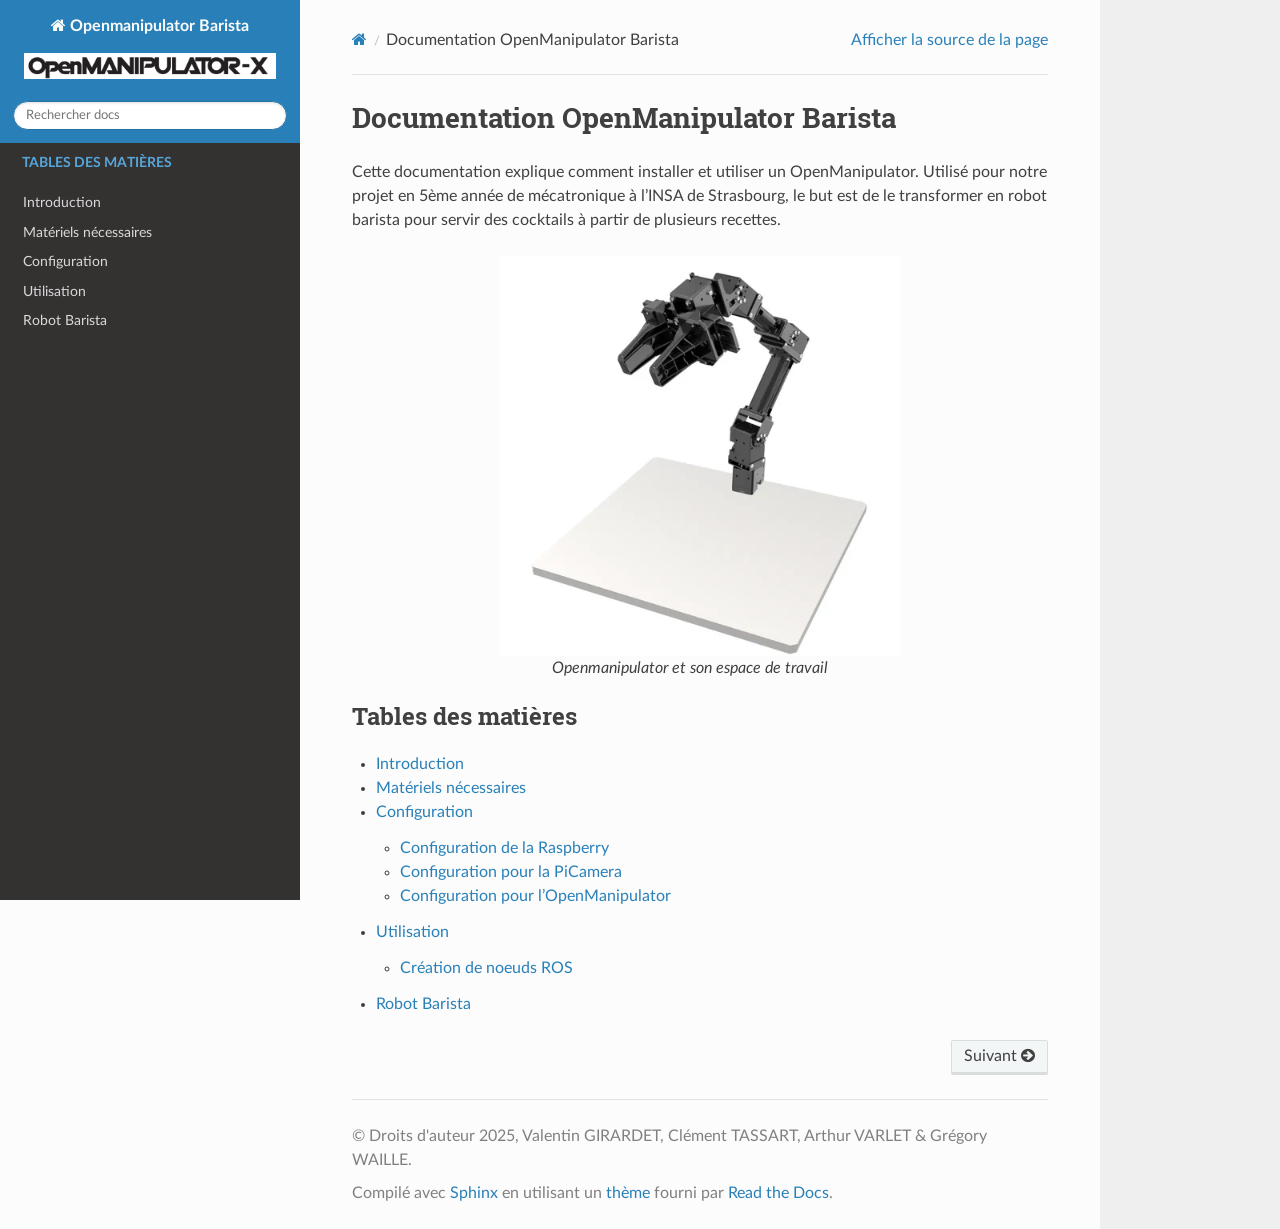
<file: index.html>
<!DOCTYPE html>
<html class="writer-html5" lang="fr" data-content_root="./">
<head>
  <meta charset="utf-8" /><meta name="viewport" content="width=device-width, initial-scale=1" />

  <meta name="viewport" content="width=device-width, initial-scale=1.0" />
  <title>Documentation OpenManipulator Barista &mdash; Documentation Openmanipulator Barista 1.0.0</title>
      <link rel="stylesheet" type="text/css" href="_static/pygments.css?v=b86133f3" />
      <link rel="stylesheet" type="text/css" href="_static/css/theme.css?v=e59714d7" />
      <link rel="stylesheet" type="text/css" href="_static/graphviz.css?v=4ae1632d" />
      <link rel="stylesheet" type="text/css" href="_static/copybutton.css?v=76b2166b" />
      <link rel="stylesheet" type="text/css" href="_static/sphinx-design.min.css?v=95c83b7e" />
      <link rel="stylesheet" type="text/css" href="_static/css/custom.css?v=87788afd" />

  
      <script src="_static/jquery.js?v=5d32c60e"></script>
      <script src="_static/_sphinx_javascript_frameworks_compat.js?v=2cd50e6c"></script>
      <script src="_static/documentation_options.js?v=05dadb3a"></script>
      <script src="_static/doctools.js?v=9bcbadda"></script>
      <script src="_static/sphinx_highlight.js?v=dc90522c"></script>
      <script src="_static/clipboard.min.js?v=a7894cd8"></script>
      <script src="_static/copybutton.js?v=30646c52"></script>
      <script src="_static/translations.js?v=e6b791cb"></script>
      <script src="_static/design-tabs.js?v=f930bc37"></script>
    <script src="_static/js/theme.js"></script>
    <link rel="index" title="Index" href="genindex.html" />
    <link rel="search" title="Recherche" href="search.html" />
    <link rel="next" title="Introduction" href="intro.html" /> 
</head>

<body class="wy-body-for-nav"> 
  <div class="wy-grid-for-nav">
    <nav data-toggle="wy-nav-shift" class="wy-nav-side">
      <div class="wy-side-scroll">
        <div class="wy-side-nav-search" >

          
          
          <a href="#" class="icon icon-home">
            Openmanipulator Barista
              <img src="_static/openmanipulator_logo.png" class="logo" alt="Logo"/>
          </a>
<div role="search">
  <form id="rtd-search-form" class="wy-form" action="search.html" method="get">
    <input type="text" name="q" placeholder="Rechercher docs" aria-label="Rechercher docs" />
    <input type="hidden" name="check_keywords" value="yes" />
    <input type="hidden" name="area" value="default" />
  </form>
</div>
        </div><div class="wy-menu wy-menu-vertical" data-spy="affix" role="navigation" aria-label="Navigation menu">
              <p class="caption" role="heading"><span class="caption-text">Tables des matières</span></p>
<ul>
<li class="toctree-l1"><a class="reference internal" href="intro.html">Introduction</a></li>
<li class="toctree-l1"><a class="reference internal" href="intro.html#materiels-necessaires">Matériels nécessaires</a></li>
<li class="toctree-l1"><a class="reference internal" href="configuration.html">Configuration</a></li>
<li class="toctree-l1"><a class="reference internal" href="utilisation.html">Utilisation</a></li>
<li class="toctree-l1"><a class="reference internal" href="barista.html">Robot Barista</a></li>
</ul>

        </div>
      </div>
    </nav>

    <section data-toggle="wy-nav-shift" class="wy-nav-content-wrap"><nav class="wy-nav-top" aria-label="Mobile navigation menu" >
          <i data-toggle="wy-nav-top" class="fa fa-bars"></i>
          <a href="#">Openmanipulator Barista</a>
      </nav>

      <div class="wy-nav-content">
        <div class="rst-content">
          <div role="navigation" aria-label="Page navigation">
  <ul class="wy-breadcrumbs">
      <li><a href="#" class="icon icon-home" aria-label="Home"></a></li>
      <li class="breadcrumb-item active">Documentation OpenManipulator Barista</li>
      <li class="wy-breadcrumbs-aside">
            <a href="_sources/index.rst.txt" rel="nofollow"> Afficher la source de la page</a>
      </li>
  </ul>
  <hr/>
</div>
          <div role="main" class="document" itemscope="itemscope" itemtype="http://schema.org/Article">
           <div itemprop="articleBody">
             
  <section id="documentation-openmanipulator-barista">
<h1>Documentation OpenManipulator Barista<a class="headerlink" href="#documentation-openmanipulator-barista" title="Lien vers cette rubrique"></a></h1>
<p>Cette documentation explique comment installer et utiliser un OpenManipulator. Utilisé pour notre projet en 5ème année de mécatronique à l’INSA de Strasbourg, le but est de le transformer en robot barista pour servir des cocktails à partir de plusieurs recettes.</p>
<figure class="align-center" id="id1">
<a class="reference internal image-reference" href="_images/openmanipulator.png"><img alt="OpenManipulator" src="_images/openmanipulator.png" style="width: 400px;" />
</a>
<figcaption>
<p><span class="caption-text">Openmanipulator et son espace de travail</span><a class="headerlink" href="#id1" title="Lien vers cette image"></a></p>
</figcaption>
</figure>
<div class="toctree-wrapper compound">
<p class="caption" role="heading"><span class="caption-text">Tables des matières</span></p>
<ul>
<li class="toctree-l1"><a class="reference internal" href="intro.html">Introduction</a></li>
<li class="toctree-l1"><a class="reference internal" href="intro.html#materiels-necessaires">Matériels nécessaires</a></li>
<li class="toctree-l1"><a class="reference internal" href="configuration.html">Configuration</a><ul>
<li class="toctree-l2"><a class="reference internal" href="configuration.html#configuration-de-la-raspberry">Configuration de la Raspberry</a></li>
<li class="toctree-l2"><a class="reference internal" href="configuration.html#configuration-pour-la-picamera">Configuration pour la PiCamera</a></li>
<li class="toctree-l2"><a class="reference internal" href="configuration.html#configuration-pour-l-openmanipulator">Configuration pour l’OpenManipulator</a></li>
</ul>
</li>
<li class="toctree-l1"><a class="reference internal" href="utilisation.html">Utilisation</a><ul>
<li class="toctree-l2"><a class="reference internal" href="utilisation.html#creation-de-noeuds-ros">Création de noeuds ROS</a></li>
</ul>
</li>
<li class="toctree-l1"><a class="reference internal" href="barista.html">Robot Barista</a></li>
</ul>
</div>
</section>


           </div>
          </div>
          <footer><div class="rst-footer-buttons" role="navigation" aria-label="Pied de page">
        <a href="intro.html" class="btn btn-neutral float-right" title="Introduction" accesskey="n" rel="next">Suivant <span class="fa fa-arrow-circle-right" aria-hidden="true"></span></a>
    </div>

  <hr/>

  <div role="contentinfo">
    <p>&#169; Droits d'auteur 2025, Valentin GIRARDET, Clément TASSART, Arthur VARLET &amp; Grégory WAILLE.</p>
  </div>

  Compilé avec <a href="https://www.sphinx-doc.org/">Sphinx</a> en utilisant un
    <a href="https://github.com/readthedocs/sphinx_rtd_theme">thème</a>
    fourni par <a href="https://readthedocs.org">Read the Docs</a>.
   

</footer>
        </div>
      </div>
    </section>
  </div>
  <script>
      jQuery(function () {
          SphinxRtdTheme.Navigation.enable(true);
      });
  </script> 

</body>
</html>
</file>
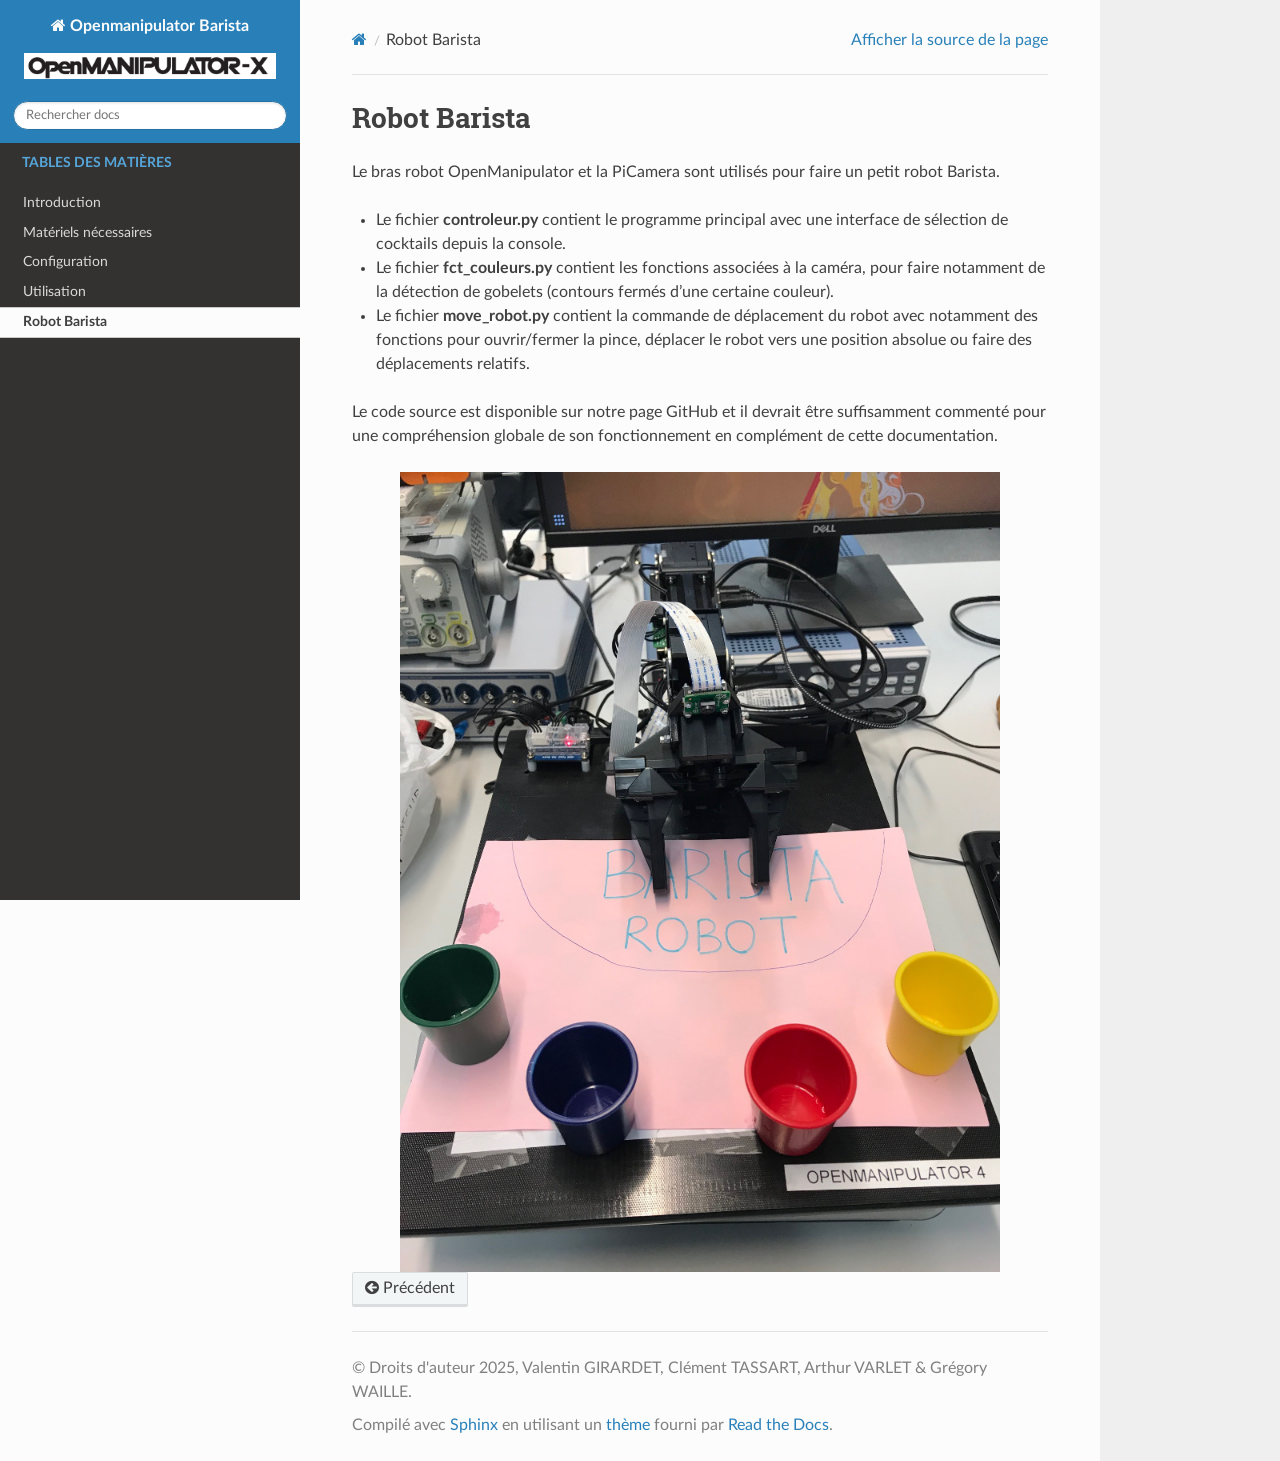
<file: barista.html>
<!DOCTYPE html>
<html class="writer-html5" lang="fr" data-content_root="./">
<head>
  <meta charset="utf-8" /><meta name="viewport" content="width=device-width, initial-scale=1" />

  <meta name="viewport" content="width=device-width, initial-scale=1.0" />
  <title>Robot Barista &mdash; Documentation Openmanipulator Barista 1.0.0</title>
      <link rel="stylesheet" type="text/css" href="_static/pygments.css?v=b86133f3" />
      <link rel="stylesheet" type="text/css" href="_static/css/theme.css?v=e59714d7" />
      <link rel="stylesheet" type="text/css" href="_static/graphviz.css?v=4ae1632d" />
      <link rel="stylesheet" type="text/css" href="_static/copybutton.css?v=76b2166b" />
      <link rel="stylesheet" type="text/css" href="_static/sphinx-design.min.css?v=95c83b7e" />
      <link rel="stylesheet" type="text/css" href="_static/css/custom.css?v=87788afd" />

  
      <script src="_static/jquery.js?v=5d32c60e"></script>
      <script src="_static/_sphinx_javascript_frameworks_compat.js?v=2cd50e6c"></script>
      <script src="_static/documentation_options.js?v=05dadb3a"></script>
      <script src="_static/doctools.js?v=9bcbadda"></script>
      <script src="_static/sphinx_highlight.js?v=dc90522c"></script>
      <script src="_static/clipboard.min.js?v=a7894cd8"></script>
      <script src="_static/copybutton.js?v=30646c52"></script>
      <script src="_static/translations.js?v=e6b791cb"></script>
      <script src="_static/design-tabs.js?v=f930bc37"></script>
    <script src="_static/js/theme.js"></script>
    <link rel="index" title="Index" href="genindex.html" />
    <link rel="search" title="Recherche" href="search.html" />
    <link rel="prev" title="Utilisation" href="utilisation.html" /> 
</head>

<body class="wy-body-for-nav"> 
  <div class="wy-grid-for-nav">
    <nav data-toggle="wy-nav-shift" class="wy-nav-side">
      <div class="wy-side-scroll">
        <div class="wy-side-nav-search" >

          
          
          <a href="index.html" class="icon icon-home">
            Openmanipulator Barista
              <img src="_static/openmanipulator_logo.png" class="logo" alt="Logo"/>
          </a>
<div role="search">
  <form id="rtd-search-form" class="wy-form" action="search.html" method="get">
    <input type="text" name="q" placeholder="Rechercher docs" aria-label="Rechercher docs" />
    <input type="hidden" name="check_keywords" value="yes" />
    <input type="hidden" name="area" value="default" />
  </form>
</div>
        </div><div class="wy-menu wy-menu-vertical" data-spy="affix" role="navigation" aria-label="Navigation menu">
              <p class="caption" role="heading"><span class="caption-text">Tables des matières</span></p>
<ul class="current">
<li class="toctree-l1"><a class="reference internal" href="intro.html">Introduction</a></li>
<li class="toctree-l1"><a class="reference internal" href="intro.html#materiels-necessaires">Matériels nécessaires</a></li>
<li class="toctree-l1"><a class="reference internal" href="configuration.html">Configuration</a></li>
<li class="toctree-l1"><a class="reference internal" href="utilisation.html">Utilisation</a></li>
<li class="toctree-l1 current"><a class="current reference internal" href="#">Robot Barista</a></li>
</ul>

        </div>
      </div>
    </nav>

    <section data-toggle="wy-nav-shift" class="wy-nav-content-wrap"><nav class="wy-nav-top" aria-label="Mobile navigation menu" >
          <i data-toggle="wy-nav-top" class="fa fa-bars"></i>
          <a href="index.html">Openmanipulator Barista</a>
      </nav>

      <div class="wy-nav-content">
        <div class="rst-content">
          <div role="navigation" aria-label="Page navigation">
  <ul class="wy-breadcrumbs">
      <li><a href="index.html" class="icon icon-home" aria-label="Home"></a></li>
      <li class="breadcrumb-item active">Robot Barista</li>
      <li class="wy-breadcrumbs-aside">
            <a href="_sources/barista.rst.txt" rel="nofollow"> Afficher la source de la page</a>
      </li>
  </ul>
  <hr/>
</div>
          <div role="main" class="document" itemscope="itemscope" itemtype="http://schema.org/Article">
           <div itemprop="articleBody">
             
  <section id="robot-barista">
<h1>Robot Barista<a class="headerlink" href="#robot-barista" title="Lien vers cette rubrique"></a></h1>
<p>Le bras robot OpenManipulator et la PiCamera sont utilisés pour faire un petit robot Barista.</p>
<ul class="simple">
<li><p>Le fichier <strong>controleur.py</strong> contient le programme principal avec une interface de sélection de cocktails depuis la console.</p></li>
<li><p>Le fichier <strong>fct_couleurs.py</strong> contient les fonctions associées à la caméra, pour faire notamment de la détection de gobelets (contours fermés d’une certaine couleur).</p></li>
<li><p>Le fichier <strong>move_robot.py</strong> contient la commande de déplacement du robot avec notamment des fonctions pour ouvrir/fermer la pince, déplacer le robot vers une position absolue ou faire des déplacements relatifs.</p></li>
</ul>
<p>Le code source est disponible sur notre page GitHub et il devrait être suffisamment commenté pour une compréhension globale de son fonctionnement en complément de cette documentation.</p>
<figure class="align-center">
<a class="reference internal image-reference" href="_images/mcar.jpg"><img alt="_images/mcar.jpg" src="_images/mcar.jpg" style="width: 600px;" />
</a>
</figure>
</section>


           </div>
          </div>
          <footer><div class="rst-footer-buttons" role="navigation" aria-label="Pied de page">
        <a href="utilisation.html" class="btn btn-neutral float-left" title="Utilisation" accesskey="p" rel="prev"><span class="fa fa-arrow-circle-left" aria-hidden="true"></span> Précédent</a>
    </div>

  <hr/>

  <div role="contentinfo">
    <p>&#169; Droits d'auteur 2025, Valentin GIRARDET, Clément TASSART, Arthur VARLET &amp; Grégory WAILLE.</p>
  </div>

  Compilé avec <a href="https://www.sphinx-doc.org/">Sphinx</a> en utilisant un
    <a href="https://github.com/readthedocs/sphinx_rtd_theme">thème</a>
    fourni par <a href="https://readthedocs.org">Read the Docs</a>.
   

</footer>
        </div>
      </div>
    </section>
  </div>
  <script>
      jQuery(function () {
          SphinxRtdTheme.Navigation.enable(true);
      });
  </script> 

</body>
</html>
</file>
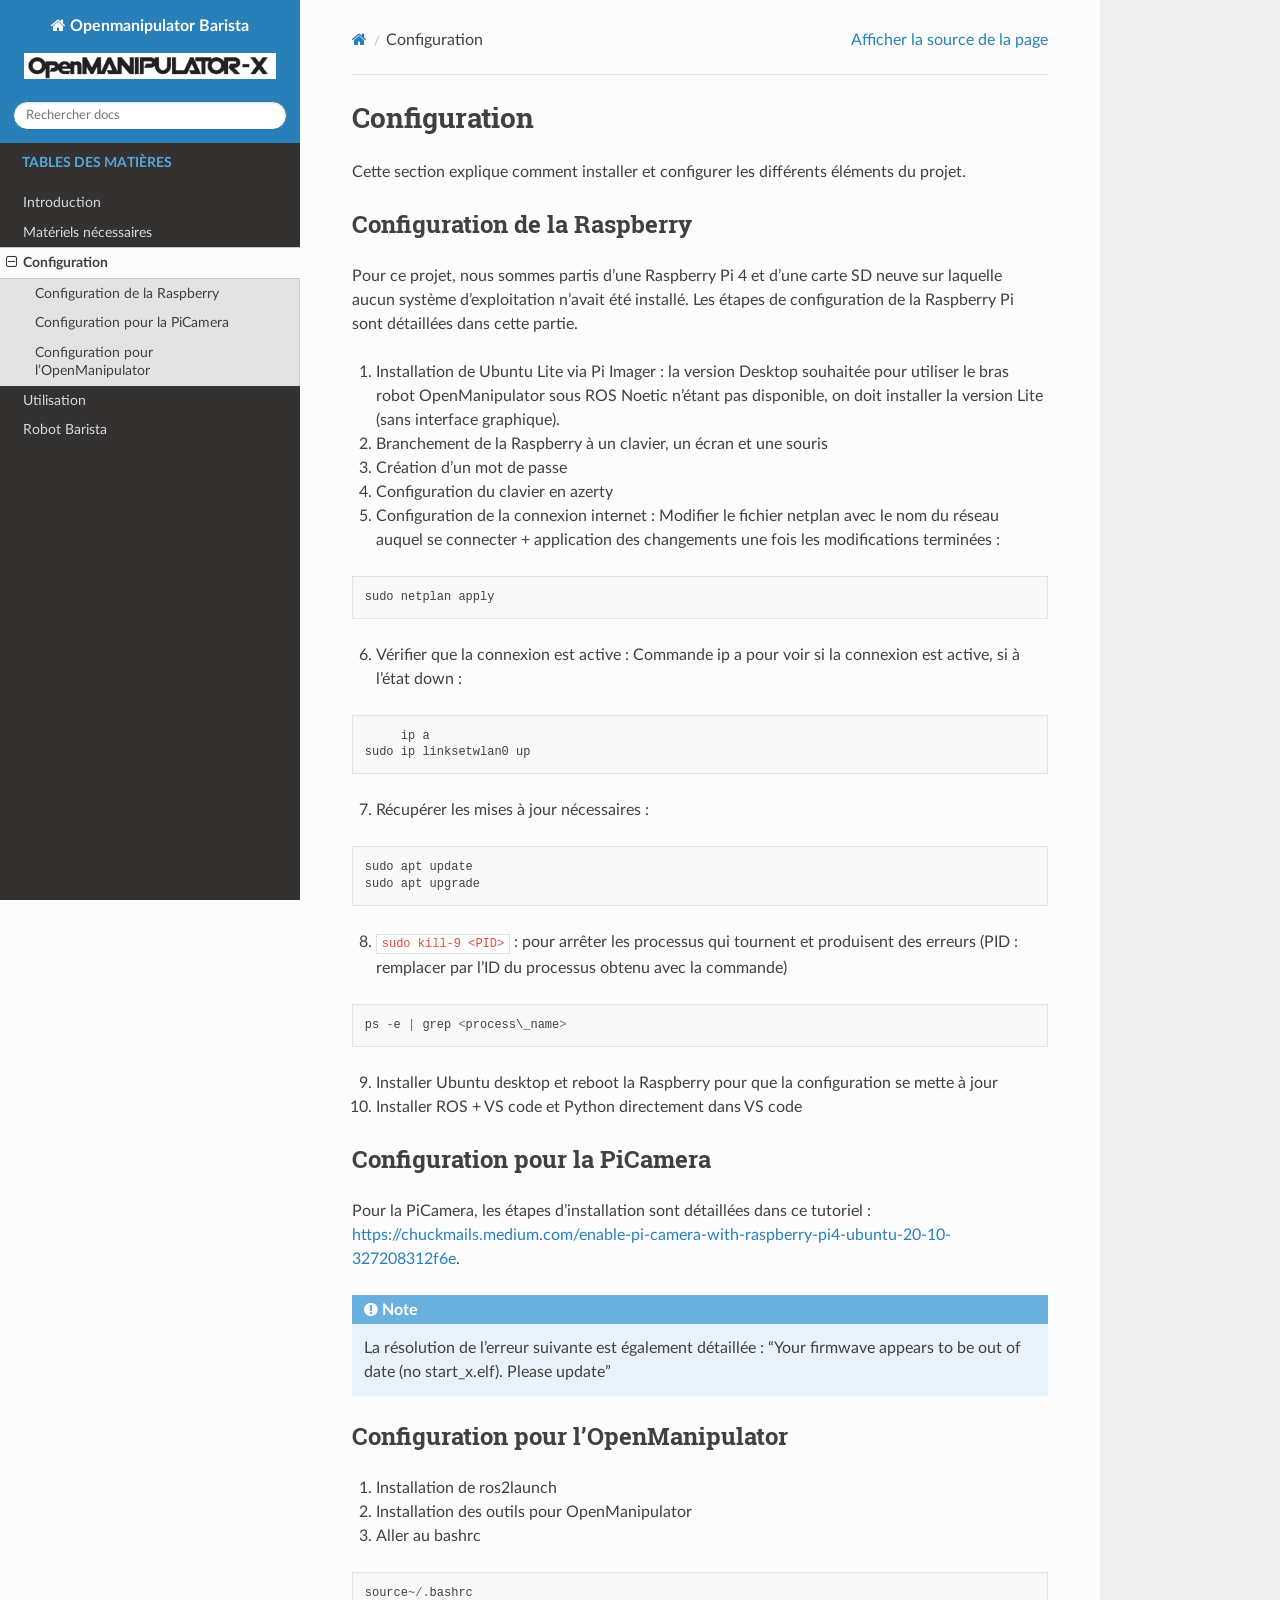
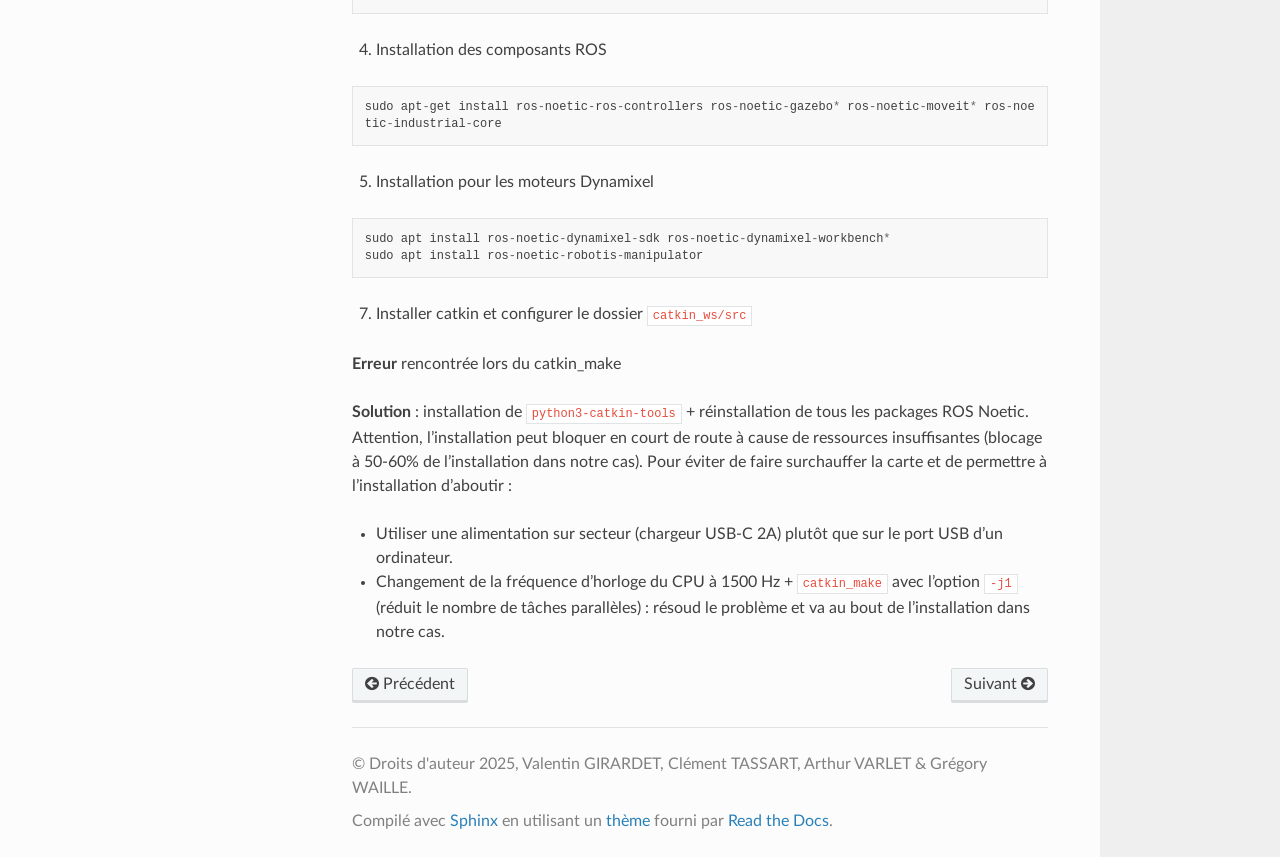
<file: configuration.html>
<!DOCTYPE html>
<html class="writer-html5" lang="fr" data-content_root="./">
<head>
  <meta charset="utf-8" /><meta name="viewport" content="width=device-width, initial-scale=1" />

  <meta name="viewport" content="width=device-width, initial-scale=1.0" />
  <title>Configuration &mdash; Documentation Openmanipulator Barista 1.0.0</title>
      <link rel="stylesheet" type="text/css" href="_static/pygments.css?v=b86133f3" />
      <link rel="stylesheet" type="text/css" href="_static/css/theme.css?v=e59714d7" />
      <link rel="stylesheet" type="text/css" href="_static/graphviz.css?v=4ae1632d" />
      <link rel="stylesheet" type="text/css" href="_static/copybutton.css?v=76b2166b" />
      <link rel="stylesheet" type="text/css" href="_static/sphinx-design.min.css?v=95c83b7e" />
      <link rel="stylesheet" type="text/css" href="_static/css/custom.css?v=87788afd" />

  
      <script src="_static/jquery.js?v=5d32c60e"></script>
      <script src="_static/_sphinx_javascript_frameworks_compat.js?v=2cd50e6c"></script>
      <script src="_static/documentation_options.js?v=05dadb3a"></script>
      <script src="_static/doctools.js?v=9bcbadda"></script>
      <script src="_static/sphinx_highlight.js?v=dc90522c"></script>
      <script src="_static/clipboard.min.js?v=a7894cd8"></script>
      <script src="_static/copybutton.js?v=30646c52"></script>
      <script src="_static/translations.js?v=e6b791cb"></script>
      <script src="_static/design-tabs.js?v=f930bc37"></script>
    <script src="_static/js/theme.js"></script>
    <link rel="index" title="Index" href="genindex.html" />
    <link rel="search" title="Recherche" href="search.html" />
    <link rel="next" title="Utilisation" href="utilisation.html" />
    <link rel="prev" title="Introduction" href="intro.html" /> 
</head>

<body class="wy-body-for-nav"> 
  <div class="wy-grid-for-nav">
    <nav data-toggle="wy-nav-shift" class="wy-nav-side">
      <div class="wy-side-scroll">
        <div class="wy-side-nav-search" >

          
          
          <a href="index.html" class="icon icon-home">
            Openmanipulator Barista
              <img src="_static/openmanipulator_logo.png" class="logo" alt="Logo"/>
          </a>
<div role="search">
  <form id="rtd-search-form" class="wy-form" action="search.html" method="get">
    <input type="text" name="q" placeholder="Rechercher docs" aria-label="Rechercher docs" />
    <input type="hidden" name="check_keywords" value="yes" />
    <input type="hidden" name="area" value="default" />
  </form>
</div>
        </div><div class="wy-menu wy-menu-vertical" data-spy="affix" role="navigation" aria-label="Navigation menu">
              <p class="caption" role="heading"><span class="caption-text">Tables des matières</span></p>
<ul class="current">
<li class="toctree-l1"><a class="reference internal" href="intro.html">Introduction</a></li>
<li class="toctree-l1"><a class="reference internal" href="intro.html#materiels-necessaires">Matériels nécessaires</a></li>
<li class="toctree-l1 current"><a class="current reference internal" href="#">Configuration</a><ul>
<li class="toctree-l2"><a class="reference internal" href="#configuration-de-la-raspberry">Configuration de la Raspberry</a></li>
<li class="toctree-l2"><a class="reference internal" href="#configuration-pour-la-picamera">Configuration pour la PiCamera</a></li>
<li class="toctree-l2"><a class="reference internal" href="#configuration-pour-l-openmanipulator">Configuration pour l’OpenManipulator</a></li>
</ul>
</li>
<li class="toctree-l1"><a class="reference internal" href="utilisation.html">Utilisation</a></li>
<li class="toctree-l1"><a class="reference internal" href="barista.html">Robot Barista</a></li>
</ul>

        </div>
      </div>
    </nav>

    <section data-toggle="wy-nav-shift" class="wy-nav-content-wrap"><nav class="wy-nav-top" aria-label="Mobile navigation menu" >
          <i data-toggle="wy-nav-top" class="fa fa-bars"></i>
          <a href="index.html">Openmanipulator Barista</a>
      </nav>

      <div class="wy-nav-content">
        <div class="rst-content">
          <div role="navigation" aria-label="Page navigation">
  <ul class="wy-breadcrumbs">
      <li><a href="index.html" class="icon icon-home" aria-label="Home"></a></li>
      <li class="breadcrumb-item active">Configuration</li>
      <li class="wy-breadcrumbs-aside">
            <a href="_sources/configuration.rst.txt" rel="nofollow"> Afficher la source de la page</a>
      </li>
  </ul>
  <hr/>
</div>
          <div role="main" class="document" itemscope="itemscope" itemtype="http://schema.org/Article">
           <div itemprop="articleBody">
             
  <section id="configuration">
<h1>Configuration<a class="headerlink" href="#configuration" title="Lien vers cette rubrique"></a></h1>
<p>Cette section explique comment installer et configurer les différents éléments du projet.</p>
<section id="configuration-de-la-raspberry">
<h2>Configuration de la Raspberry<a class="headerlink" href="#configuration-de-la-raspberry" title="Lien vers cette rubrique"></a></h2>
<p>Pour ce projet, nous sommes partis d’une Raspberry Pi 4 et d’une carte SD neuve sur laquelle aucun système d’exploitation n’avait été installé. Les étapes de configuration de la Raspberry Pi sont détaillées dans cette partie.</p>
<ol class="arabic simple">
<li><p>Installation de Ubuntu Lite via Pi Imager : la version Desktop souhaitée pour utiliser le bras robot OpenManipulator sous ROS Noetic n’étant pas disponible, on doit installer la version Lite (sans interface graphique).</p></li>
<li><p>Branchement de la Raspberry à un clavier, un écran et une souris</p></li>
<li><p>Création d’un mot de passe</p></li>
<li><p>Configuration du clavier en azerty</p></li>
<li><p>Configuration de la connexion internet :  Modifier le fichier netplan avec le nom du réseau auquel se connecter + application des changements une fois les modifications terminées :</p></li>
</ol>
<div class="highlight-default notranslate"><div class="highlight"><pre><span></span><span class="n">sudo</span> <span class="n">netplan</span> <span class="n">apply</span>
</pre></div>
</div>
<ol class="arabic simple" start="6">
<li><p>Vérifier que la connexion est active : Commande ip a pour voir si la connexion est active, si à l’état down :</p></li>
</ol>
<div class="highlight-default notranslate"><div class="highlight"><pre><span></span>     <span class="n">ip</span> <span class="n">a</span>
<span class="n">sudo</span> <span class="n">ip</span> <span class="n">linksetwlan0</span> <span class="n">up</span>
</pre></div>
</div>
<ol class="arabic simple" start="7">
<li><p>Récupérer les mises à jour nécessaires :</p></li>
</ol>
<div class="highlight-default notranslate"><div class="highlight"><pre><span></span><span class="n">sudo</span> <span class="n">apt</span> <span class="n">update</span>
<span class="n">sudo</span> <span class="n">apt</span> <span class="n">upgrade</span>
</pre></div>
</div>
<ol class="arabic simple" start="8">
<li><p><code class="docutils literal notranslate"><span class="pre">sudo</span> <span class="pre">kill-9</span> <span class="pre">&lt;PID&gt;</span></code> : pour arrêter les processus qui tournent et produisent des erreurs (PID : remplacer par l’ID du processus obtenu avec la commande)</p></li>
</ol>
<div class="highlight-default notranslate"><div class="highlight"><pre><span></span><span class="n">ps</span> <span class="o">-</span><span class="n">e</span> <span class="o">|</span> <span class="n">grep</span> <span class="o">&lt;</span><span class="n">process</span>\<span class="n">_name</span><span class="o">&gt;</span>
</pre></div>
</div>
<ol class="arabic simple" start="9">
<li><p>Installer Ubuntu desktop et reboot la Raspberry pour que la configuration se mette à jour</p></li>
<li><p>Installer ROS + VS code et Python directement dans VS code</p></li>
</ol>
</section>
<section id="configuration-pour-la-picamera">
<h2>Configuration pour la PiCamera<a class="headerlink" href="#configuration-pour-la-picamera" title="Lien vers cette rubrique"></a></h2>
<p>Pour la PiCamera, les étapes d’installation sont détaillées dans ce tutoriel :
<a class="reference external" href="https://chuckmails.medium.com/enable-pi-camera-with-raspberry-pi4-ubuntu-20-10-327208312f6e">https://chuckmails.medium.com/enable-pi-camera-with-raspberry-pi4-ubuntu-20-10-327208312f6e</a>.</p>
<div class="admonition note">
<p class="admonition-title">Note</p>
<p>La résolution de l’erreur suivante est également détaillée : “Your firmwave appears to be out of date (no start_x.elf). Please update”</p>
</div>
</section>
<section id="configuration-pour-l-openmanipulator">
<h2>Configuration pour l’OpenManipulator<a class="headerlink" href="#configuration-pour-l-openmanipulator" title="Lien vers cette rubrique"></a></h2>
<ol class="arabic simple">
<li><p>Installation de ros2launch</p></li>
<li><p>Installation des outils pour OpenManipulator</p></li>
<li><p>Aller au bashrc</p></li>
</ol>
<div class="highlight-default notranslate"><div class="highlight"><pre><span></span><span class="n">source</span><span class="o">~/.</span><span class="n">bashrc</span>
</pre></div>
</div>
<ol class="arabic simple" start="4">
<li><p>Installation des composants ROS</p></li>
</ol>
<div class="highlight-default notranslate"><div class="highlight"><pre><span></span><span class="n">sudo</span> <span class="n">apt</span><span class="o">-</span><span class="n">get</span> <span class="n">install</span> <span class="n">ros</span><span class="o">-</span><span class="n">noetic</span><span class="o">-</span><span class="n">ros</span><span class="o">-</span><span class="n">controllers</span> <span class="n">ros</span><span class="o">-</span><span class="n">noetic</span><span class="o">-</span><span class="n">gazebo</span><span class="o">*</span> <span class="n">ros</span><span class="o">-</span><span class="n">noetic</span><span class="o">-</span><span class="n">moveit</span><span class="o">*</span> <span class="n">ros</span><span class="o">-</span><span class="n">noetic</span><span class="o">-</span><span class="n">industrial</span><span class="o">-</span><span class="n">core</span>
</pre></div>
</div>
<ol class="arabic simple" start="5">
<li><p>Installation pour les moteurs Dynamixel</p></li>
</ol>
<div class="highlight-default notranslate"><div class="highlight"><pre><span></span><span class="n">sudo</span> <span class="n">apt</span> <span class="n">install</span> <span class="n">ros</span><span class="o">-</span><span class="n">noetic</span><span class="o">-</span><span class="n">dynamixel</span><span class="o">-</span><span class="n">sdk</span> <span class="n">ros</span><span class="o">-</span><span class="n">noetic</span><span class="o">-</span><span class="n">dynamixel</span><span class="o">-</span><span class="n">workbench</span><span class="o">*</span>
<span class="n">sudo</span> <span class="n">apt</span> <span class="n">install</span> <span class="n">ros</span><span class="o">-</span><span class="n">noetic</span><span class="o">-</span><span class="n">robotis</span><span class="o">-</span><span class="n">manipulator</span>
</pre></div>
</div>
<ol class="arabic simple" start="7">
<li><p>Installer catkin et configurer le dossier <code class="docutils literal notranslate"><span class="pre">catkin_ws/src</span></code></p></li>
</ol>
<p><strong>Erreur</strong> rencontrée lors du catkin_make</p>
<p><strong>Solution</strong> : installation de <code class="docutils literal notranslate"><span class="pre">python3-catkin-tools</span></code> + réinstallation de tous les packages ROS Noetic.
Attention, l’installation peut bloquer en court de route à cause de ressources insuffisantes
(blocage à 50-60% de l’installation dans notre cas).
Pour éviter de faire surchauffer la carte et de permettre à l’installation d’aboutir :</p>
<ul class="simple">
<li><p>Utiliser une alimentation sur secteur (chargeur USB-C 2A) plutôt que sur le port USB d’un ordinateur.</p></li>
<li><p>Changement de la fréquence d’horloge du CPU à 1500 Hz + <code class="docutils literal notranslate"><span class="pre">catkin_make</span></code> avec l’option <code class="docutils literal notranslate"><span class="pre">-j1</span></code> (réduit le nombre de tâches parallèles) : résoud le problème et va au bout de l’installation dans notre cas.</p></li>
</ul>
</section>
</section>


           </div>
          </div>
          <footer><div class="rst-footer-buttons" role="navigation" aria-label="Pied de page">
        <a href="intro.html" class="btn btn-neutral float-left" title="Introduction" accesskey="p" rel="prev"><span class="fa fa-arrow-circle-left" aria-hidden="true"></span> Précédent</a>
        <a href="utilisation.html" class="btn btn-neutral float-right" title="Utilisation" accesskey="n" rel="next">Suivant <span class="fa fa-arrow-circle-right" aria-hidden="true"></span></a>
    </div>

  <hr/>

  <div role="contentinfo">
    <p>&#169; Droits d'auteur 2025, Valentin GIRARDET, Clément TASSART, Arthur VARLET &amp; Grégory WAILLE.</p>
  </div>

  Compilé avec <a href="https://www.sphinx-doc.org/">Sphinx</a> en utilisant un
    <a href="https://github.com/readthedocs/sphinx_rtd_theme">thème</a>
    fourni par <a href="https://readthedocs.org">Read the Docs</a>.
   

</footer>
        </div>
      </div>
    </section>
  </div>
  <script>
      jQuery(function () {
          SphinxRtdTheme.Navigation.enable(true);
      });
  </script> 

</body>
</html>
</file>
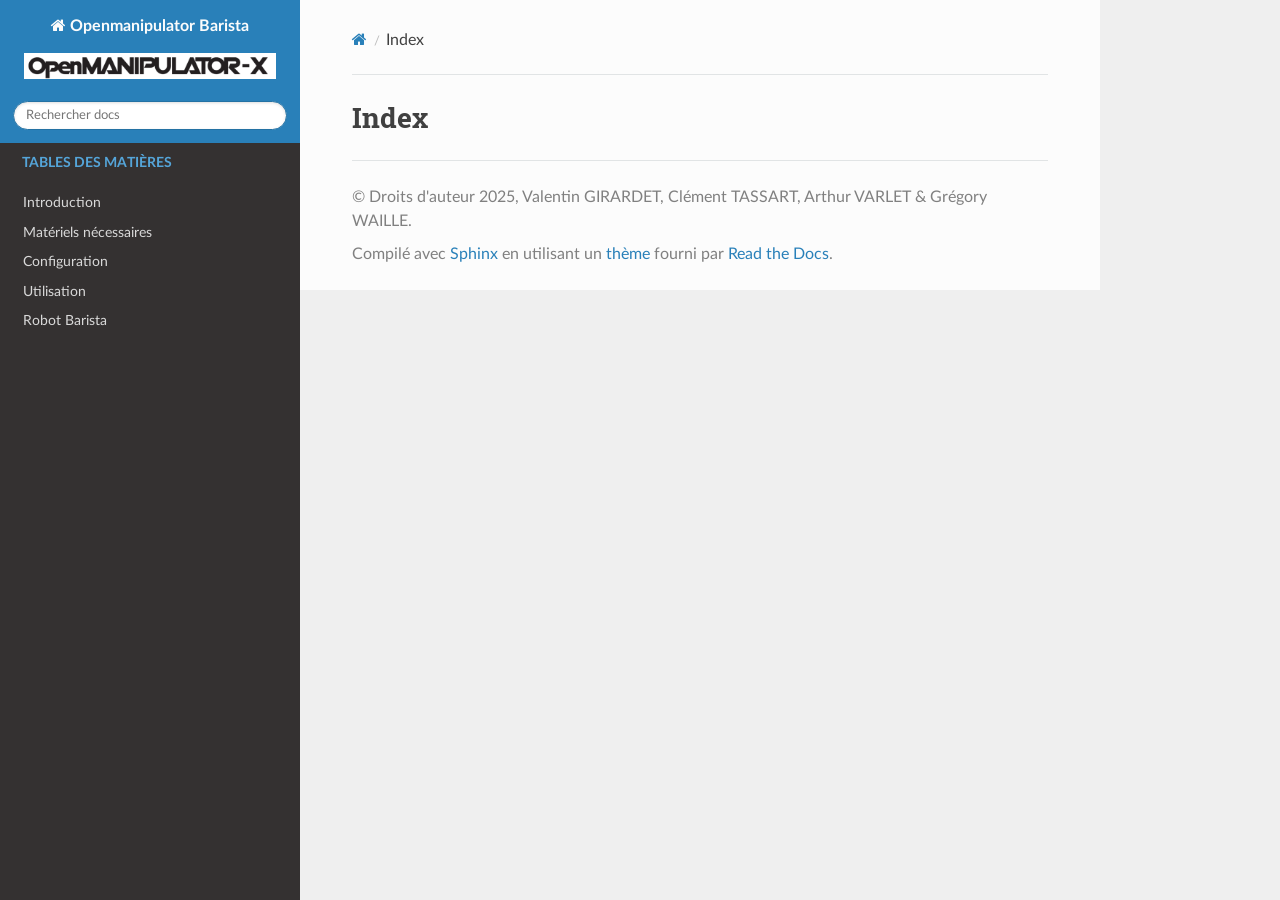
<file: genindex.html>
<!DOCTYPE html>
<html class="writer-html5" lang="fr" data-content_root="./">
<head>
  <meta charset="utf-8" />
  <meta name="viewport" content="width=device-width, initial-scale=1.0" />
  <title>Index &mdash; Documentation Openmanipulator Barista 1.0.0</title>
      <link rel="stylesheet" type="text/css" href="_static/pygments.css?v=b86133f3" />
      <link rel="stylesheet" type="text/css" href="_static/css/theme.css?v=e59714d7" />
      <link rel="stylesheet" type="text/css" href="_static/graphviz.css?v=4ae1632d" />
      <link rel="stylesheet" type="text/css" href="_static/copybutton.css?v=76b2166b" />
      <link rel="stylesheet" type="text/css" href="_static/sphinx-design.min.css?v=95c83b7e" />
      <link rel="stylesheet" type="text/css" href="_static/css/custom.css?v=87788afd" />

  
      <script src="_static/jquery.js?v=5d32c60e"></script>
      <script src="_static/_sphinx_javascript_frameworks_compat.js?v=2cd50e6c"></script>
      <script src="_static/documentation_options.js?v=05dadb3a"></script>
      <script src="_static/doctools.js?v=9bcbadda"></script>
      <script src="_static/sphinx_highlight.js?v=dc90522c"></script>
      <script src="_static/clipboard.min.js?v=a7894cd8"></script>
      <script src="_static/copybutton.js?v=30646c52"></script>
      <script src="_static/translations.js?v=e6b791cb"></script>
      <script src="_static/design-tabs.js?v=f930bc37"></script>
    <script src="_static/js/theme.js"></script>
    <link rel="index" title="Index" href="#" />
    <link rel="search" title="Recherche" href="search.html" /> 
</head>

<body class="wy-body-for-nav"> 
  <div class="wy-grid-for-nav">
    <nav data-toggle="wy-nav-shift" class="wy-nav-side">
      <div class="wy-side-scroll">
        <div class="wy-side-nav-search" >

          
          
          <a href="index.html" class="icon icon-home">
            Openmanipulator Barista
              <img src="_static/openmanipulator_logo.png" class="logo" alt="Logo"/>
          </a>
<div role="search">
  <form id="rtd-search-form" class="wy-form" action="search.html" method="get">
    <input type="text" name="q" placeholder="Rechercher docs" aria-label="Rechercher docs" />
    <input type="hidden" name="check_keywords" value="yes" />
    <input type="hidden" name="area" value="default" />
  </form>
</div>
        </div><div class="wy-menu wy-menu-vertical" data-spy="affix" role="navigation" aria-label="Navigation menu">
              <p class="caption" role="heading"><span class="caption-text">Tables des matières</span></p>
<ul>
<li class="toctree-l1"><a class="reference internal" href="intro.html">Introduction</a></li>
<li class="toctree-l1"><a class="reference internal" href="intro.html#materiels-necessaires">Matériels nécessaires</a></li>
<li class="toctree-l1"><a class="reference internal" href="configuration.html">Configuration</a></li>
<li class="toctree-l1"><a class="reference internal" href="utilisation.html">Utilisation</a></li>
<li class="toctree-l1"><a class="reference internal" href="barista.html">Robot Barista</a></li>
</ul>

        </div>
      </div>
    </nav>

    <section data-toggle="wy-nav-shift" class="wy-nav-content-wrap"><nav class="wy-nav-top" aria-label="Mobile navigation menu" >
          <i data-toggle="wy-nav-top" class="fa fa-bars"></i>
          <a href="index.html">Openmanipulator Barista</a>
      </nav>

      <div class="wy-nav-content">
        <div class="rst-content">
          <div role="navigation" aria-label="Page navigation">
  <ul class="wy-breadcrumbs">
      <li><a href="index.html" class="icon icon-home" aria-label="Home"></a></li>
      <li class="breadcrumb-item active">Index</li>
      <li class="wy-breadcrumbs-aside">
      </li>
  </ul>
  <hr/>
</div>
          <div role="main" class="document" itemscope="itemscope" itemtype="http://schema.org/Article">
           <div itemprop="articleBody">
             

<h1 id="index">Index</h1>

<div class="genindex-jumpbox">
 
</div>


           </div>
          </div>
          <footer>

  <hr/>

  <div role="contentinfo">
    <p>&#169; Droits d'auteur 2025, Valentin GIRARDET, Clément TASSART, Arthur VARLET &amp; Grégory WAILLE.</p>
  </div>

  Compilé avec <a href="https://www.sphinx-doc.org/">Sphinx</a> en utilisant un
    <a href="https://github.com/readthedocs/sphinx_rtd_theme">thème</a>
    fourni par <a href="https://readthedocs.org">Read the Docs</a>.
   

</footer>
        </div>
      </div>
    </section>
  </div>
  <script>
      jQuery(function () {
          SphinxRtdTheme.Navigation.enable(true);
      });
  </script> 

</body>
</html>
</file>
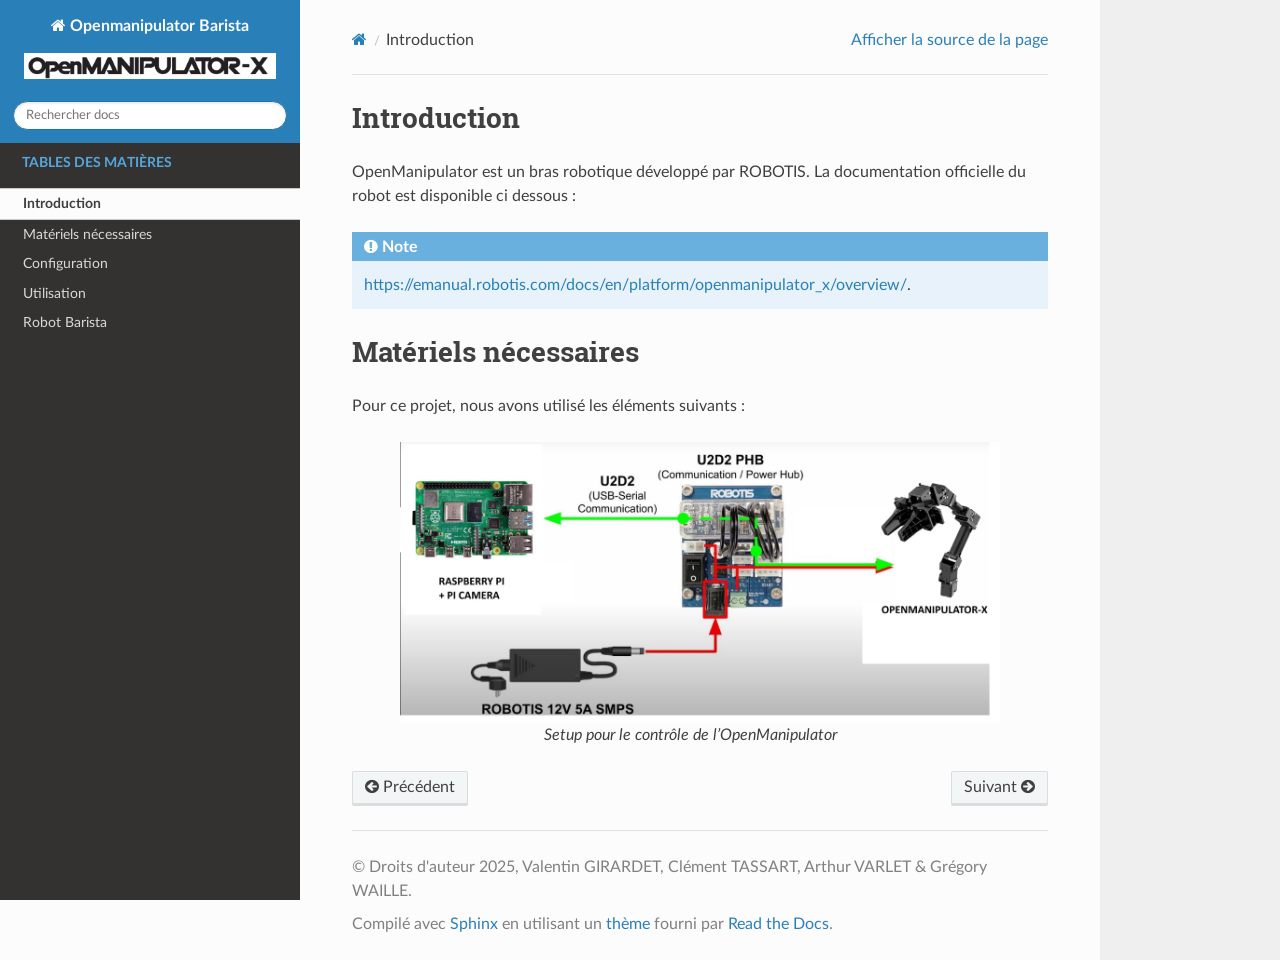
<file: intro.html>
<!DOCTYPE html>
<html class="writer-html5" lang="fr" data-content_root="./">
<head>
  <meta charset="utf-8" /><meta name="viewport" content="width=device-width, initial-scale=1" />

  <meta name="viewport" content="width=device-width, initial-scale=1.0" />
  <title>Introduction &mdash; Documentation Openmanipulator Barista 1.0.0</title>
      <link rel="stylesheet" type="text/css" href="_static/pygments.css?v=b86133f3" />
      <link rel="stylesheet" type="text/css" href="_static/css/theme.css?v=e59714d7" />
      <link rel="stylesheet" type="text/css" href="_static/graphviz.css?v=4ae1632d" />
      <link rel="stylesheet" type="text/css" href="_static/copybutton.css?v=76b2166b" />
      <link rel="stylesheet" type="text/css" href="_static/sphinx-design.min.css?v=95c83b7e" />
      <link rel="stylesheet" type="text/css" href="_static/css/custom.css?v=87788afd" />

  
      <script src="_static/jquery.js?v=5d32c60e"></script>
      <script src="_static/_sphinx_javascript_frameworks_compat.js?v=2cd50e6c"></script>
      <script src="_static/documentation_options.js?v=05dadb3a"></script>
      <script src="_static/doctools.js?v=9bcbadda"></script>
      <script src="_static/sphinx_highlight.js?v=dc90522c"></script>
      <script src="_static/clipboard.min.js?v=a7894cd8"></script>
      <script src="_static/copybutton.js?v=30646c52"></script>
      <script src="_static/translations.js?v=e6b791cb"></script>
      <script src="_static/design-tabs.js?v=f930bc37"></script>
    <script src="_static/js/theme.js"></script>
    <link rel="index" title="Index" href="genindex.html" />
    <link rel="search" title="Recherche" href="search.html" />
    <link rel="next" title="Configuration" href="configuration.html" />
    <link rel="prev" title="Documentation OpenManipulator Barista" href="index.html" /> 
</head>

<body class="wy-body-for-nav"> 
  <div class="wy-grid-for-nav">
    <nav data-toggle="wy-nav-shift" class="wy-nav-side">
      <div class="wy-side-scroll">
        <div class="wy-side-nav-search" >

          
          
          <a href="index.html" class="icon icon-home">
            Openmanipulator Barista
              <img src="_static/openmanipulator_logo.png" class="logo" alt="Logo"/>
          </a>
<div role="search">
  <form id="rtd-search-form" class="wy-form" action="search.html" method="get">
    <input type="text" name="q" placeholder="Rechercher docs" aria-label="Rechercher docs" />
    <input type="hidden" name="check_keywords" value="yes" />
    <input type="hidden" name="area" value="default" />
  </form>
</div>
        </div><div class="wy-menu wy-menu-vertical" data-spy="affix" role="navigation" aria-label="Navigation menu">
              <p class="caption" role="heading"><span class="caption-text">Tables des matières</span></p>
<ul class="current">
<li class="toctree-l1 current"><a class="current reference internal" href="#">Introduction</a></li>
<li class="toctree-l1"><a class="reference internal" href="#materiels-necessaires">Matériels nécessaires</a></li>
<li class="toctree-l1"><a class="reference internal" href="configuration.html">Configuration</a></li>
<li class="toctree-l1"><a class="reference internal" href="utilisation.html">Utilisation</a></li>
<li class="toctree-l1"><a class="reference internal" href="barista.html">Robot Barista</a></li>
</ul>

        </div>
      </div>
    </nav>

    <section data-toggle="wy-nav-shift" class="wy-nav-content-wrap"><nav class="wy-nav-top" aria-label="Mobile navigation menu" >
          <i data-toggle="wy-nav-top" class="fa fa-bars"></i>
          <a href="index.html">Openmanipulator Barista</a>
      </nav>

      <div class="wy-nav-content">
        <div class="rst-content">
          <div role="navigation" aria-label="Page navigation">
  <ul class="wy-breadcrumbs">
      <li><a href="index.html" class="icon icon-home" aria-label="Home"></a></li>
      <li class="breadcrumb-item active">Introduction</li>
      <li class="wy-breadcrumbs-aside">
            <a href="_sources/intro.rst.txt" rel="nofollow"> Afficher la source de la page</a>
      </li>
  </ul>
  <hr/>
</div>
          <div role="main" class="document" itemscope="itemscope" itemtype="http://schema.org/Article">
           <div itemprop="articleBody">
             
  <section id="introduction">
<h1>Introduction<a class="headerlink" href="#introduction" title="Lien vers cette rubrique"></a></h1>
<p>OpenManipulator est un bras robotique développé par ROBOTIS. La documentation officielle du robot est disponible ci dessous :</p>
<div class="admonition note">
<p class="admonition-title">Note</p>
<p><a class="reference external" href="https://emanual.robotis.com/docs/en/platform/openmanipulator_x/overview/">https://emanual.robotis.com/docs/en/platform/openmanipulator_x/overview/</a>.</p>
</div>
</section>
<section id="materiels-necessaires">
<h1>Matériels nécessaires<a class="headerlink" href="#materiels-necessaires" title="Lien vers cette rubrique"></a></h1>
<p>Pour ce projet, nous avons utilisé les éléments suivants :</p>
<figure class="align-center" id="id1">
<a class="reference internal image-reference" href="_images/setup.jpg"><img alt="Setup pour le contrôle de l'OpenManipulator" src="_images/setup.jpg" style="width: 600px;" />
</a>
<figcaption>
<p><span class="caption-text">Setup pour le contrôle de l’OpenManipulator</span><a class="headerlink" href="#id1" title="Lien vers cette image"></a></p>
</figcaption>
</figure>
</section>


           </div>
          </div>
          <footer><div class="rst-footer-buttons" role="navigation" aria-label="Pied de page">
        <a href="index.html" class="btn btn-neutral float-left" title="Documentation OpenManipulator Barista" accesskey="p" rel="prev"><span class="fa fa-arrow-circle-left" aria-hidden="true"></span> Précédent</a>
        <a href="configuration.html" class="btn btn-neutral float-right" title="Configuration" accesskey="n" rel="next">Suivant <span class="fa fa-arrow-circle-right" aria-hidden="true"></span></a>
    </div>

  <hr/>

  <div role="contentinfo">
    <p>&#169; Droits d'auteur 2025, Valentin GIRARDET, Clément TASSART, Arthur VARLET &amp; Grégory WAILLE.</p>
  </div>

  Compilé avec <a href="https://www.sphinx-doc.org/">Sphinx</a> en utilisant un
    <a href="https://github.com/readthedocs/sphinx_rtd_theme">thème</a>
    fourni par <a href="https://readthedocs.org">Read the Docs</a>.
   

</footer>
        </div>
      </div>
    </section>
  </div>
  <script>
      jQuery(function () {
          SphinxRtdTheme.Navigation.enable(true);
      });
  </script> 

</body>
</html>
</file>
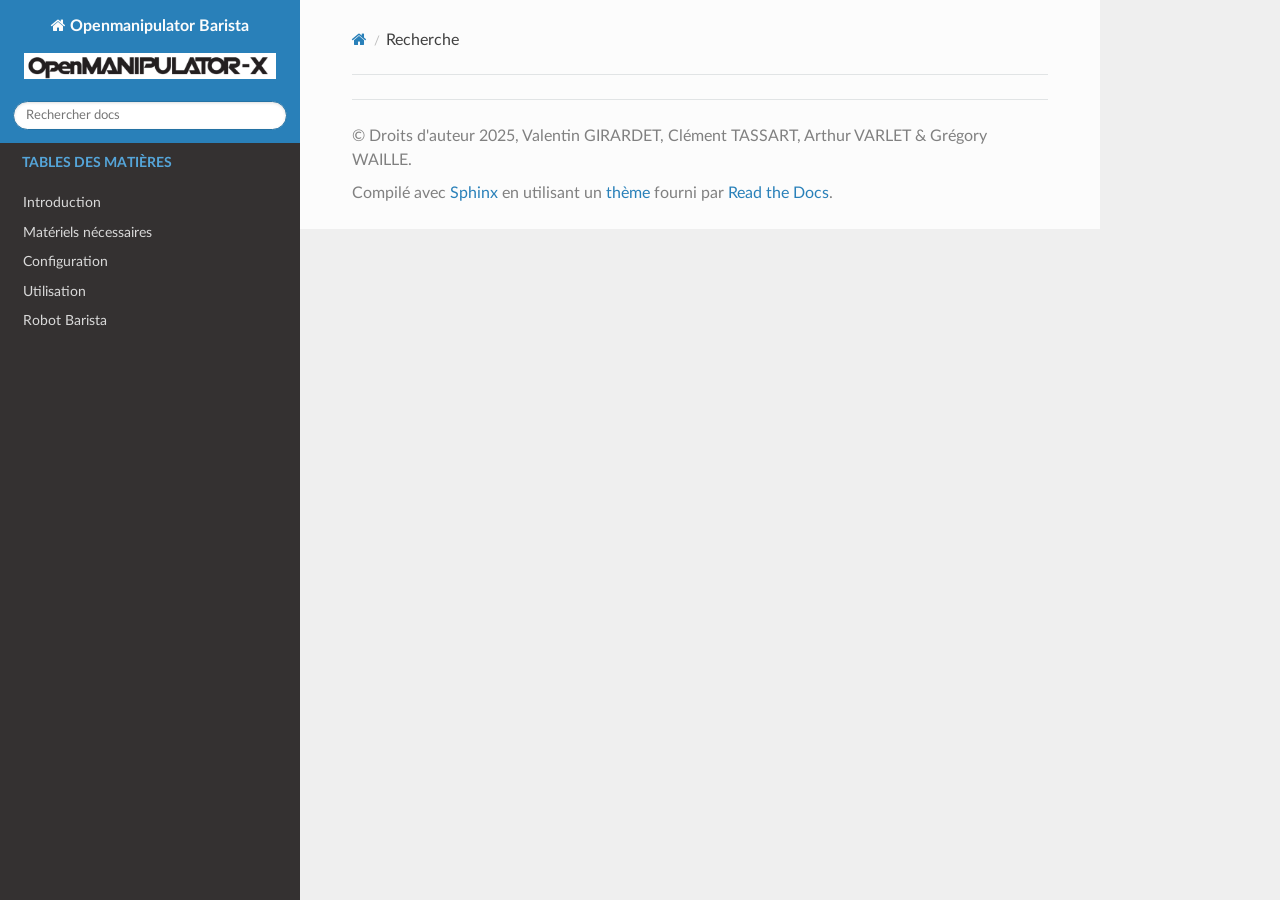
<file: search.html>
<!DOCTYPE html>
<html class="writer-html5" lang="fr" data-content_root="./">
<head>
  <meta charset="utf-8" />
  <meta name="viewport" content="width=device-width, initial-scale=1.0" />
  <title>Recherche &mdash; Documentation Openmanipulator Barista 1.0.0</title>
      <link rel="stylesheet" type="text/css" href="_static/pygments.css?v=b86133f3" />
      <link rel="stylesheet" type="text/css" href="_static/css/theme.css?v=e59714d7" />
      <link rel="stylesheet" type="text/css" href="_static/graphviz.css?v=4ae1632d" />
      <link rel="stylesheet" type="text/css" href="_static/copybutton.css?v=76b2166b" />
      <link rel="stylesheet" type="text/css" href="_static/sphinx-design.min.css?v=95c83b7e" />
      <link rel="stylesheet" type="text/css" href="_static/css/custom.css?v=87788afd" />

  
    
      <script src="_static/jquery.js?v=5d32c60e"></script>
      <script src="_static/_sphinx_javascript_frameworks_compat.js?v=2cd50e6c"></script>
      <script src="_static/documentation_options.js?v=05dadb3a"></script>
      <script src="_static/doctools.js?v=9bcbadda"></script>
      <script src="_static/sphinx_highlight.js?v=dc90522c"></script>
      <script src="_static/clipboard.min.js?v=a7894cd8"></script>
      <script src="_static/copybutton.js?v=30646c52"></script>
      <script src="_static/translations.js?v=e6b791cb"></script>
      <script src="_static/design-tabs.js?v=f930bc37"></script>
    <script src="_static/js/theme.js"></script>
    <script src="_static/searchtools.js"></script>
    <script src="_static/language_data.js"></script>
    <link rel="index" title="Index" href="genindex.html" />
    <link rel="search" title="Recherche" href="#" /> 
</head>

<body class="wy-body-for-nav"> 
  <div class="wy-grid-for-nav">
    <nav data-toggle="wy-nav-shift" class="wy-nav-side">
      <div class="wy-side-scroll">
        <div class="wy-side-nav-search" >

          
          
          <a href="index.html" class="icon icon-home">
            Openmanipulator Barista
              <img src="_static/openmanipulator_logo.png" class="logo" alt="Logo"/>
          </a>
<div role="search">
  <form id="rtd-search-form" class="wy-form" action="#" method="get">
    <input type="text" name="q" placeholder="Rechercher docs" aria-label="Rechercher docs" />
    <input type="hidden" name="check_keywords" value="yes" />
    <input type="hidden" name="area" value="default" />
  </form>
</div>
        </div><div class="wy-menu wy-menu-vertical" data-spy="affix" role="navigation" aria-label="Navigation menu">
              <p class="caption" role="heading"><span class="caption-text">Tables des matières</span></p>
<ul>
<li class="toctree-l1"><a class="reference internal" href="intro.html">Introduction</a></li>
<li class="toctree-l1"><a class="reference internal" href="intro.html#materiels-necessaires">Matériels nécessaires</a></li>
<li class="toctree-l1"><a class="reference internal" href="configuration.html">Configuration</a></li>
<li class="toctree-l1"><a class="reference internal" href="utilisation.html">Utilisation</a></li>
<li class="toctree-l1"><a class="reference internal" href="barista.html">Robot Barista</a></li>
</ul>

        </div>
      </div>
    </nav>

    <section data-toggle="wy-nav-shift" class="wy-nav-content-wrap"><nav class="wy-nav-top" aria-label="Mobile navigation menu" >
          <i data-toggle="wy-nav-top" class="fa fa-bars"></i>
          <a href="index.html">Openmanipulator Barista</a>
      </nav>

      <div class="wy-nav-content">
        <div class="rst-content">
          <div role="navigation" aria-label="Page navigation">
  <ul class="wy-breadcrumbs">
      <li><a href="index.html" class="icon icon-home" aria-label="Home"></a></li>
      <li class="breadcrumb-item active">Recherche</li>
      <li class="wy-breadcrumbs-aside">
      </li>
  </ul>
  <hr/>
</div>
          <div role="main" class="document" itemscope="itemscope" itemtype="http://schema.org/Article">
           <div itemprop="articleBody">
             
  <noscript>
  <div id="fallback" class="admonition warning">
    <p class="last">
      Activez JavaScript pour accéder à la fonction de recherche.
    </p>
  </div>
  </noscript>

  
  <div id="search-results">
  
  </div>

           </div>
          </div>
          <footer>

  <hr/>

  <div role="contentinfo">
    <p>&#169; Droits d'auteur 2025, Valentin GIRARDET, Clément TASSART, Arthur VARLET &amp; Grégory WAILLE.</p>
  </div>

  Compilé avec <a href="https://www.sphinx-doc.org/">Sphinx</a> en utilisant un
    <a href="https://github.com/readthedocs/sphinx_rtd_theme">thème</a>
    fourni par <a href="https://readthedocs.org">Read the Docs</a>.
   

</footer>
        </div>
      </div>
    </section>
  </div>
  <script>
      jQuery(function () {
          SphinxRtdTheme.Navigation.enable(true);
      });
  </script>
  <script>
    jQuery(function() { Search.loadIndex("searchindex.js"); });
  </script>
  
  <script id="searchindexloader"></script>
   


</body>
</html>
</file>
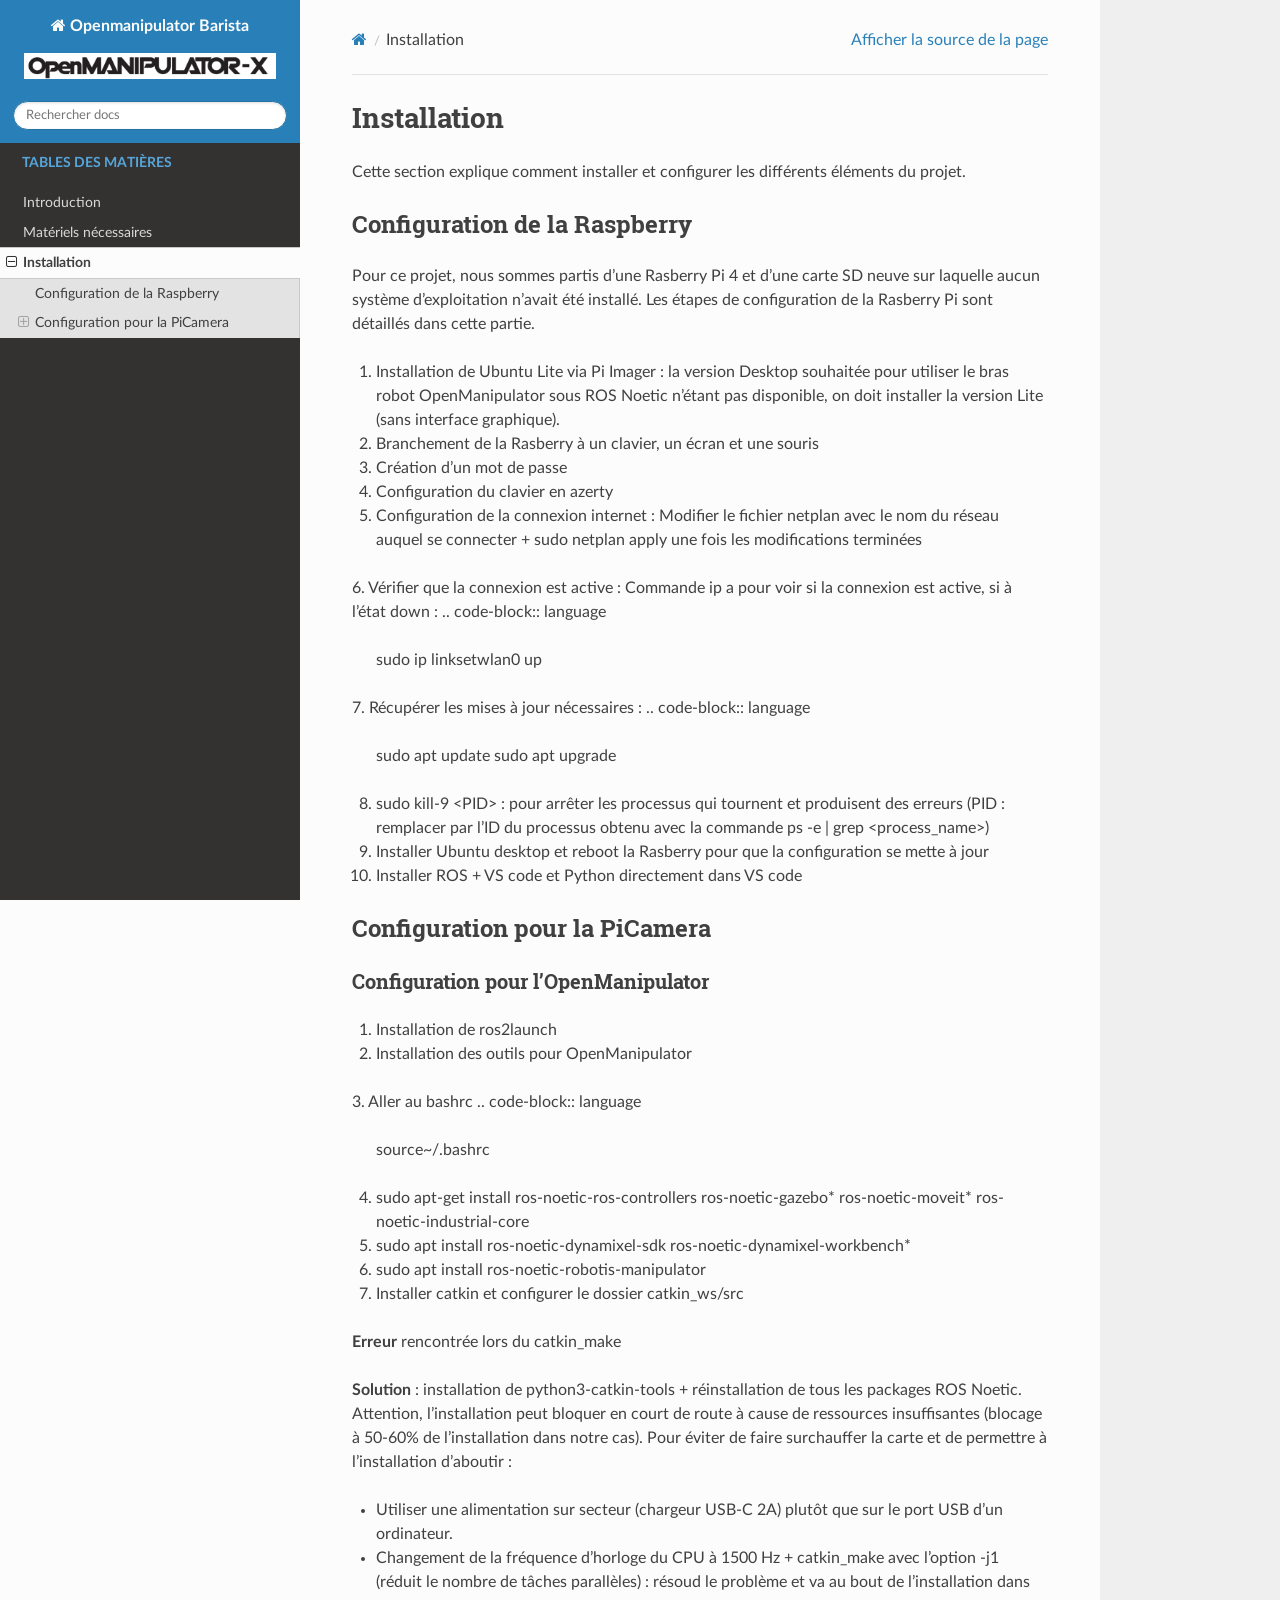
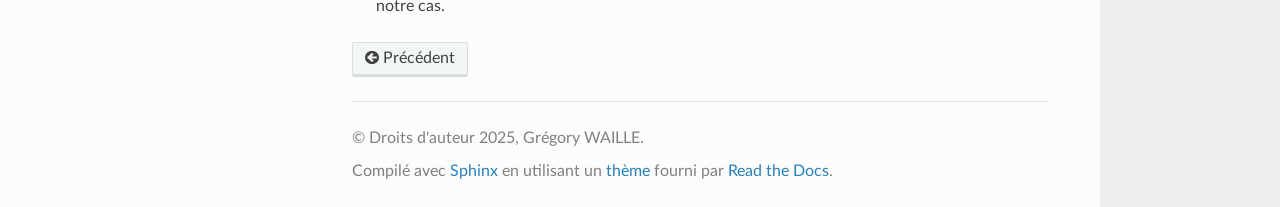
<file: tutoriel.html>
<!DOCTYPE html>
<html class="writer-html5" lang="fr" data-content_root="./">
<head>
  <meta charset="utf-8" /><meta name="viewport" content="width=device-width, initial-scale=1" />

  <meta name="viewport" content="width=device-width, initial-scale=1.0" />
  <title>Installation &mdash; Documentation Openmanipulator Barista 1.0.0</title>
      <link rel="stylesheet" type="text/css" href="_static/pygments.css?v=b86133f3" />
      <link rel="stylesheet" type="text/css" href="_static/css/theme.css?v=e59714d7" />
      <link rel="stylesheet" type="text/css" href="_static/graphviz.css?v=4ae1632d" />
      <link rel="stylesheet" type="text/css" href="_static/copybutton.css?v=76b2166b" />
      <link rel="stylesheet" type="text/css" href="_static/sphinx-design.min.css?v=95c83b7e" />
      <link rel="stylesheet" type="text/css" href="_static/css/custom.css?v=87788afd" />

  
      <script src="_static/jquery.js?v=5d32c60e"></script>
      <script src="_static/_sphinx_javascript_frameworks_compat.js?v=2cd50e6c"></script>
      <script src="_static/documentation_options.js?v=05dadb3a"></script>
      <script src="_static/doctools.js?v=9bcbadda"></script>
      <script src="_static/sphinx_highlight.js?v=dc90522c"></script>
      <script src="_static/clipboard.min.js?v=a7894cd8"></script>
      <script src="_static/copybutton.js?v=30646c52"></script>
      <script src="_static/translations.js?v=e6b791cb"></script>
      <script src="_static/design-tabs.js?v=f930bc37"></script>
    <script src="_static/js/theme.js"></script>
    <link rel="index" title="Index" href="genindex.html" />
    <link rel="search" title="Recherche" href="search.html" />
    <link rel="prev" title="Introduction" href="intro.html" /> 
</head>

<body class="wy-body-for-nav"> 
  <div class="wy-grid-for-nav">
    <nav data-toggle="wy-nav-shift" class="wy-nav-side">
      <div class="wy-side-scroll">
        <div class="wy-side-nav-search" >

          
          
          <a href="index.html" class="icon icon-home">
            Openmanipulator Barista
              <img src="_static/openmanipulator_logo.png" class="logo" alt="Logo"/>
          </a>
<div role="search">
  <form id="rtd-search-form" class="wy-form" action="search.html" method="get">
    <input type="text" name="q" placeholder="Rechercher docs" aria-label="Rechercher docs" />
    <input type="hidden" name="check_keywords" value="yes" />
    <input type="hidden" name="area" value="default" />
  </form>
</div>
        </div><div class="wy-menu wy-menu-vertical" data-spy="affix" role="navigation" aria-label="Navigation menu">
              <p class="caption" role="heading"><span class="caption-text">Tables des matières</span></p>
<ul class="current">
<li class="toctree-l1"><a class="reference internal" href="intro.html">Introduction</a></li>
<li class="toctree-l1"><a class="reference internal" href="intro.html#materiels-necessaires">Matériels nécessaires</a></li>
<li class="toctree-l1 current"><a class="current reference internal" href="#">Installation</a><ul>
<li class="toctree-l2"><a class="reference internal" href="#configuration-de-la-raspberry">Configuration de la Raspberry</a></li>
<li class="toctree-l2"><a class="reference internal" href="#configuration-pour-la-picamera">Configuration pour la PiCamera</a><ul>
<li class="toctree-l3"><a class="reference internal" href="#configuration-pour-l-openmanipulator">Configuration pour l’OpenManipulator</a></li>
</ul>
</li>
</ul>
</li>
</ul>

        </div>
      </div>
    </nav>

    <section data-toggle="wy-nav-shift" class="wy-nav-content-wrap"><nav class="wy-nav-top" aria-label="Mobile navigation menu" >
          <i data-toggle="wy-nav-top" class="fa fa-bars"></i>
          <a href="index.html">Openmanipulator Barista</a>
      </nav>

      <div class="wy-nav-content">
        <div class="rst-content">
          <div role="navigation" aria-label="Page navigation">
  <ul class="wy-breadcrumbs">
      <li><a href="index.html" class="icon icon-home" aria-label="Home"></a></li>
      <li class="breadcrumb-item active">Installation</li>
      <li class="wy-breadcrumbs-aside">
            <a href="_sources/tutoriel.rst.txt" rel="nofollow"> Afficher la source de la page</a>
      </li>
  </ul>
  <hr/>
</div>
          <div role="main" class="document" itemscope="itemscope" itemtype="http://schema.org/Article">
           <div itemprop="articleBody">
             
  <section id="installation">
<h1>Installation<a class="headerlink" href="#installation" title="Lien vers cette rubrique"></a></h1>
<p>Cette section explique comment installer et configurer les différents éléments du projet.</p>
<section id="configuration-de-la-raspberry">
<h2>Configuration de la Raspberry<a class="headerlink" href="#configuration-de-la-raspberry" title="Lien vers cette rubrique"></a></h2>
<p>Pour ce projet, nous sommes partis d’une Rasberry Pi 4 et d’une carte SD neuve sur laquelle aucun système d’exploitation n’avait été installé. Les étapes de configuration de la Rasberry Pi sont détaillés dans cette partie.</p>
<ol class="arabic simple">
<li><p>Installation de Ubuntu Lite via Pi Imager : la version Desktop souhaitée pour utiliser le bras robot OpenManipulator sous ROS Noetic n’étant pas disponible, on doit installer la version Lite (sans interface graphique).</p></li>
<li><p>Branchement de la Rasberry à un clavier, un écran et une souris</p></li>
<li><p>Création d’un mot de passe</p></li>
<li><p>Configuration du clavier en azerty</p></li>
<li><p>Configuration de la connexion internet :  Modifier le fichier netplan avec le nom du réseau auquel se connecter + sudo netplan apply une fois les modifications terminées</p></li>
</ol>
<p>6. Vérifier que la connexion est active : Commande ip a pour voir si la connexion est active, si à l’état down :
.. code-block:: language</p>
<blockquote>
<div><p>sudo ip linksetwlan0 up</p>
</div></blockquote>
<p>7. Récupérer les mises à jour nécessaires :
.. code-block:: language</p>
<blockquote>
<div><p>sudo apt update
sudo apt upgrade</p>
</div></blockquote>
<ol class="arabic simple" start="8">
<li><p>sudo kill-9 &lt;PID&gt; : pour arrêter les processus qui tournent et produisent des erreurs (PID : remplacer par l’ID du processus obtenu avec la commande ps -e | grep &lt;process_name&gt;)</p></li>
<li><p>Installer Ubuntu desktop et reboot la Rasberry pour que la configuration se mette à jour</p></li>
<li><p>Installer ROS + VS code et Python directement dans VS code</p></li>
</ol>
</section>
<section id="configuration-pour-la-picamera">
<h2>Configuration pour la PiCamera<a class="headerlink" href="#configuration-pour-la-picamera" title="Lien vers cette rubrique"></a></h2>
<section id="configuration-pour-l-openmanipulator">
<h3>Configuration pour l’OpenManipulator<a class="headerlink" href="#configuration-pour-l-openmanipulator" title="Lien vers cette rubrique"></a></h3>
<ol class="arabic simple">
<li><p>Installation de ros2launch</p></li>
<li><p>Installation des outils pour OpenManipulator</p></li>
</ol>
<p>3. Aller au bashrc
.. code-block:: language</p>
<blockquote>
<div><p>source~/.bashrc</p>
</div></blockquote>
<ol class="arabic simple" start="4">
<li><p>sudo apt-get install ros-noetic-ros-controllers ros-noetic-gazebo* ros-noetic-moveit* ros-noetic-industrial-core</p></li>
<li><p>sudo apt install ros-noetic-dynamixel-sdk ros-noetic-dynamixel-workbench*</p></li>
<li><p>sudo apt install ros-noetic-robotis-manipulator</p></li>
<li><p>Installer catkin et configurer le dossier catkin_ws/src</p></li>
</ol>
<p><strong>Erreur</strong> rencontrée lors du catkin_make</p>
<p><strong>Solution</strong> : installation de python3-catkin-tools + réinstallation de tous les packages ROS Noetic.
Attention, l’installation peut bloquer en court de route à cause de ressources insuffisantes
(blocage à 50-60% de l’installation dans notre cas).
Pour éviter de faire surchauffer la carte et de permettre à l’installation d’aboutir :</p>
<ul class="simple">
<li><p>Utiliser une alimentation sur secteur (chargeur USB-C 2A) plutôt que sur le port USB d’un ordinateur.</p></li>
<li><p>Changement de la fréquence d’horloge du CPU à 1500 Hz + catkin_make avec l’option -j1 (réduit le nombre de tâches parallèles) : résoud le problème et va au bout de l’installation dans notre cas.</p></li>
</ul>
</section>
</section>
</section>


           </div>
          </div>
          <footer><div class="rst-footer-buttons" role="navigation" aria-label="Pied de page">
        <a href="intro.html" class="btn btn-neutral float-left" title="Introduction" accesskey="p" rel="prev"><span class="fa fa-arrow-circle-left" aria-hidden="true"></span> Précédent</a>
    </div>

  <hr/>

  <div role="contentinfo">
    <p>&#169; Droits d'auteur 2025, Grégory WAILLE.</p>
  </div>

  Compilé avec <a href="https://www.sphinx-doc.org/">Sphinx</a> en utilisant un
    <a href="https://github.com/readthedocs/sphinx_rtd_theme">thème</a>
    fourni par <a href="https://readthedocs.org">Read the Docs</a>.
   

</footer>
        </div>
      </div>
    </section>
  </div>
  <script>
      jQuery(function () {
          SphinxRtdTheme.Navigation.enable(true);
      });
  </script> 

</body>
</html>
</file>
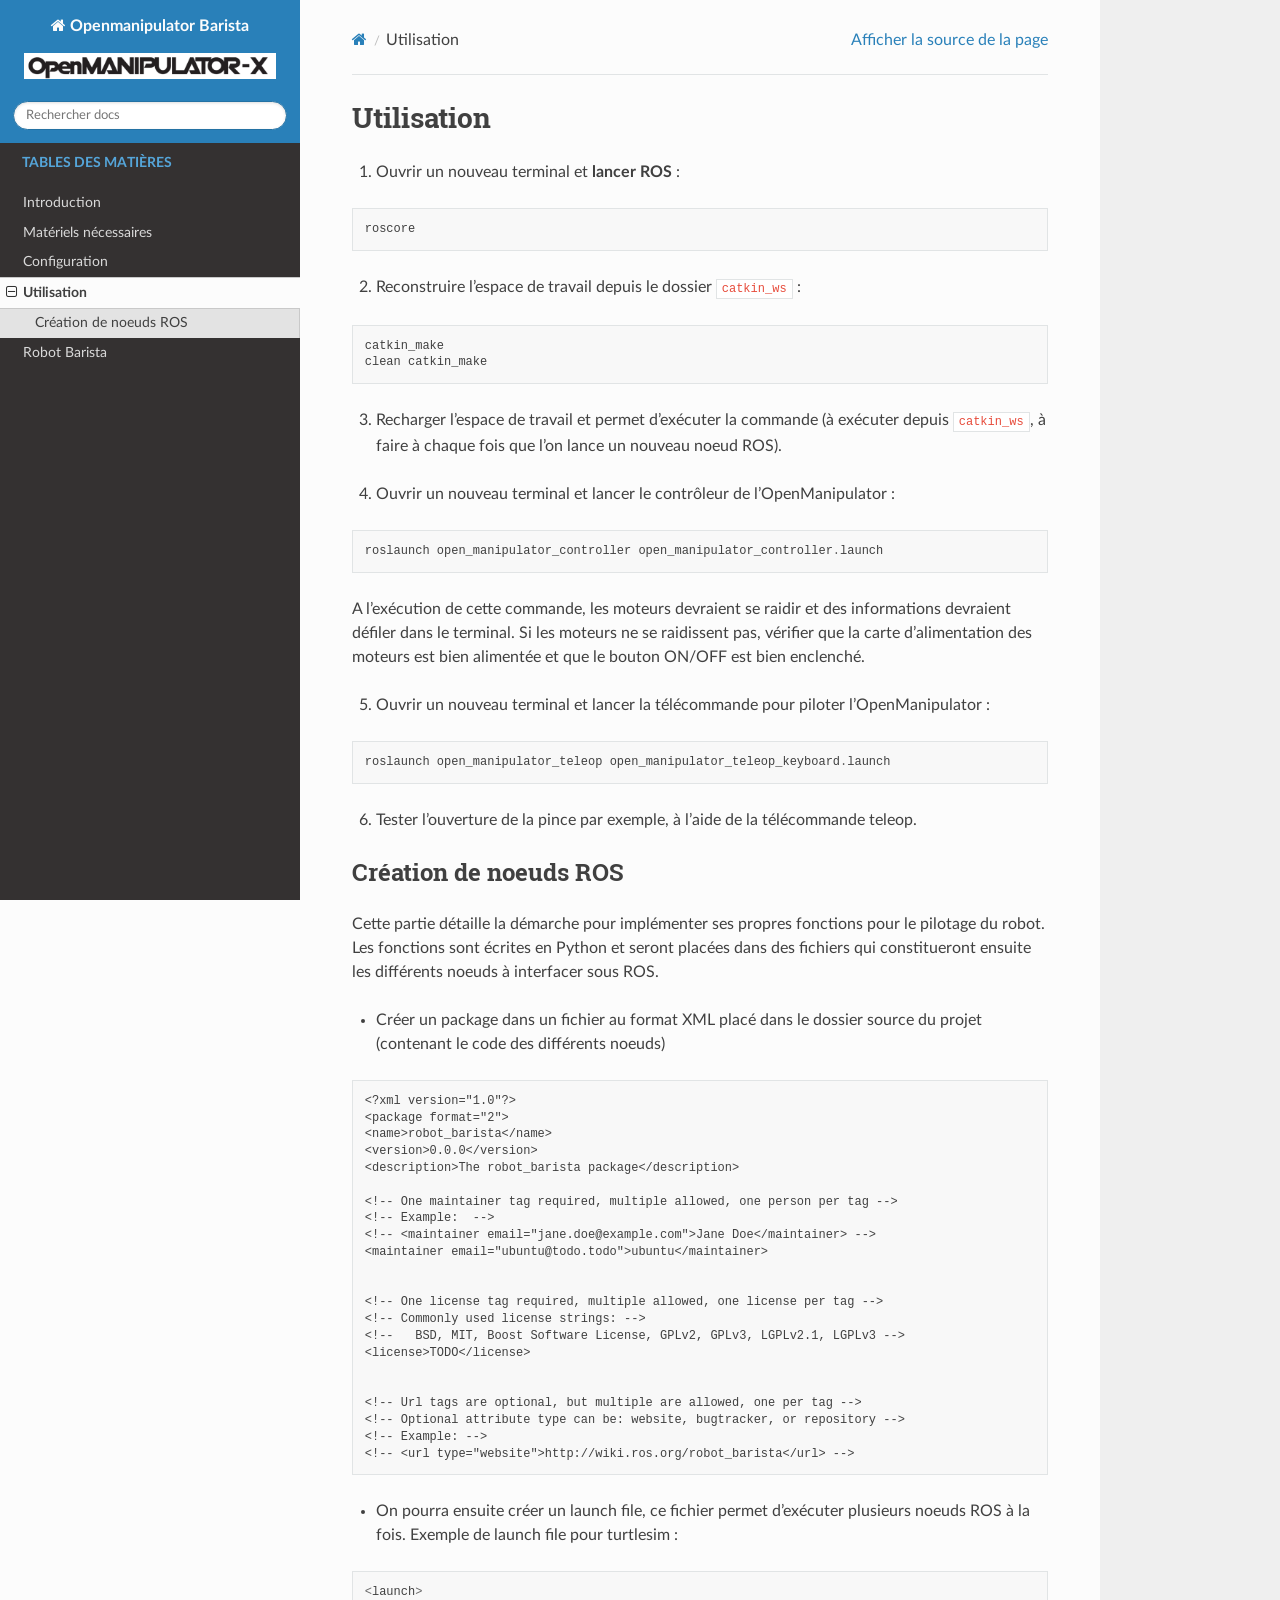
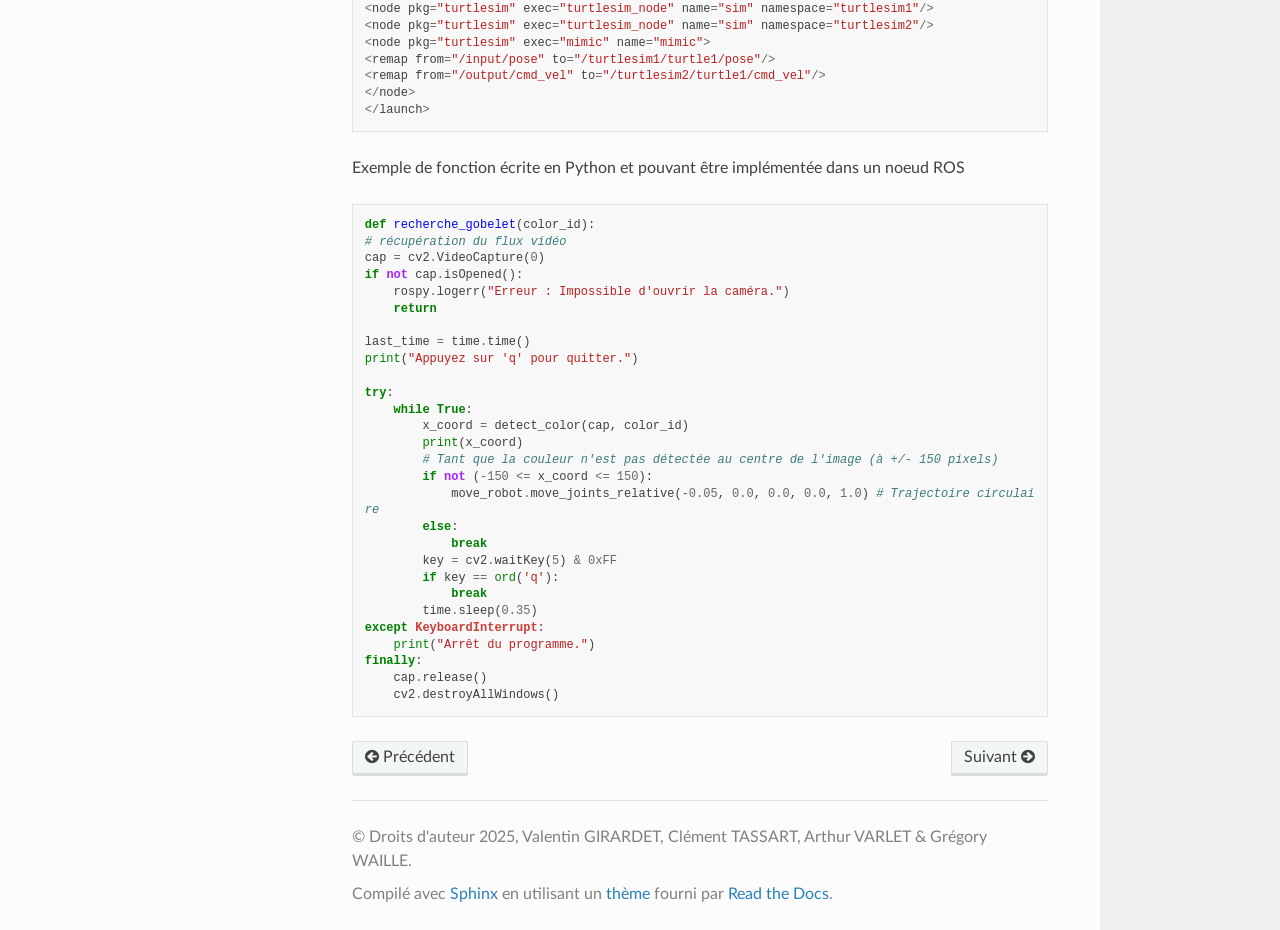
<file: utilisation.html>
<!DOCTYPE html>
<html class="writer-html5" lang="fr" data-content_root="./">
<head>
  <meta charset="utf-8" /><meta name="viewport" content="width=device-width, initial-scale=1" />

  <meta name="viewport" content="width=device-width, initial-scale=1.0" />
  <title>Utilisation &mdash; Documentation Openmanipulator Barista 1.0.0</title>
      <link rel="stylesheet" type="text/css" href="_static/pygments.css?v=b86133f3" />
      <link rel="stylesheet" type="text/css" href="_static/css/theme.css?v=e59714d7" />
      <link rel="stylesheet" type="text/css" href="_static/graphviz.css?v=4ae1632d" />
      <link rel="stylesheet" type="text/css" href="_static/copybutton.css?v=76b2166b" />
      <link rel="stylesheet" type="text/css" href="_static/sphinx-design.min.css?v=95c83b7e" />
      <link rel="stylesheet" type="text/css" href="_static/css/custom.css?v=87788afd" />

  
      <script src="_static/jquery.js?v=5d32c60e"></script>
      <script src="_static/_sphinx_javascript_frameworks_compat.js?v=2cd50e6c"></script>
      <script src="_static/documentation_options.js?v=05dadb3a"></script>
      <script src="_static/doctools.js?v=9bcbadda"></script>
      <script src="_static/sphinx_highlight.js?v=dc90522c"></script>
      <script src="_static/clipboard.min.js?v=a7894cd8"></script>
      <script src="_static/copybutton.js?v=30646c52"></script>
      <script src="_static/translations.js?v=e6b791cb"></script>
      <script src="_static/design-tabs.js?v=f930bc37"></script>
    <script src="_static/js/theme.js"></script>
    <link rel="index" title="Index" href="genindex.html" />
    <link rel="search" title="Recherche" href="search.html" />
    <link rel="next" title="Robot Barista" href="barista.html" />
    <link rel="prev" title="Configuration" href="configuration.html" /> 
</head>

<body class="wy-body-for-nav"> 
  <div class="wy-grid-for-nav">
    <nav data-toggle="wy-nav-shift" class="wy-nav-side">
      <div class="wy-side-scroll">
        <div class="wy-side-nav-search" >

          
          
          <a href="index.html" class="icon icon-home">
            Openmanipulator Barista
              <img src="_static/openmanipulator_logo.png" class="logo" alt="Logo"/>
          </a>
<div role="search">
  <form id="rtd-search-form" class="wy-form" action="search.html" method="get">
    <input type="text" name="q" placeholder="Rechercher docs" aria-label="Rechercher docs" />
    <input type="hidden" name="check_keywords" value="yes" />
    <input type="hidden" name="area" value="default" />
  </form>
</div>
        </div><div class="wy-menu wy-menu-vertical" data-spy="affix" role="navigation" aria-label="Navigation menu">
              <p class="caption" role="heading"><span class="caption-text">Tables des matières</span></p>
<ul class="current">
<li class="toctree-l1"><a class="reference internal" href="intro.html">Introduction</a></li>
<li class="toctree-l1"><a class="reference internal" href="intro.html#materiels-necessaires">Matériels nécessaires</a></li>
<li class="toctree-l1"><a class="reference internal" href="configuration.html">Configuration</a></li>
<li class="toctree-l1 current"><a class="current reference internal" href="#">Utilisation</a><ul>
<li class="toctree-l2"><a class="reference internal" href="#creation-de-noeuds-ros">Création de noeuds ROS</a></li>
</ul>
</li>
<li class="toctree-l1"><a class="reference internal" href="barista.html">Robot Barista</a></li>
</ul>

        </div>
      </div>
    </nav>

    <section data-toggle="wy-nav-shift" class="wy-nav-content-wrap"><nav class="wy-nav-top" aria-label="Mobile navigation menu" >
          <i data-toggle="wy-nav-top" class="fa fa-bars"></i>
          <a href="index.html">Openmanipulator Barista</a>
      </nav>

      <div class="wy-nav-content">
        <div class="rst-content">
          <div role="navigation" aria-label="Page navigation">
  <ul class="wy-breadcrumbs">
      <li><a href="index.html" class="icon icon-home" aria-label="Home"></a></li>
      <li class="breadcrumb-item active">Utilisation</li>
      <li class="wy-breadcrumbs-aside">
            <a href="_sources/utilisation.rst.txt" rel="nofollow"> Afficher la source de la page</a>
      </li>
  </ul>
  <hr/>
</div>
          <div role="main" class="document" itemscope="itemscope" itemtype="http://schema.org/Article">
           <div itemprop="articleBody">
             
  <section id="utilisation">
<h1>Utilisation<a class="headerlink" href="#utilisation" title="Lien vers cette rubrique"></a></h1>
<ol class="arabic simple">
<li><p>Ouvrir un nouveau terminal et <strong>lancer ROS</strong> :</p></li>
</ol>
<div class="highlight-default notranslate"><div class="highlight"><pre><span></span><span class="n">roscore</span>
</pre></div>
</div>
<ol class="arabic simple" start="2">
<li><p>Reconstruire l’espace de travail depuis le dossier <code class="docutils literal notranslate"><span class="pre">catkin_ws</span></code> :</p></li>
</ol>
<div class="highlight-default notranslate"><div class="highlight"><pre><span></span><span class="n">catkin_make</span>
<span class="n">clean</span> <span class="n">catkin_make</span>
</pre></div>
</div>
<ol class="arabic simple" start="3">
<li><p>Recharger l’espace de travail et permet d’exécuter la commande (à exécuter depuis <code class="docutils literal notranslate"><span class="pre">catkin_ws</span></code>, à faire à chaque fois que l’on lance un nouveau noeud ROS).</p></li>
</ol>
<ol class="arabic simple" start="4">
<li><p>Ouvrir un nouveau terminal et lancer le contrôleur de l’OpenManipulator :</p></li>
</ol>
<div class="highlight-default notranslate"><div class="highlight"><pre><span></span><span class="n">roslaunch</span> <span class="n">open_manipulator_controller</span> <span class="n">open_manipulator_controller</span><span class="o">.</span><span class="n">launch</span>
</pre></div>
</div>
<p>A l’exécution de cette commande, les moteurs devraient se raidir et des informations devraient défiler dans le terminal.
Si les moteurs ne se raidissent pas, vérifier que la carte d’alimentation des moteurs est bien alimentée et que le bouton ON/OFF est bien enclenché.</p>
<ol class="arabic simple" start="5">
<li><p>Ouvrir un nouveau terminal et lancer la télécommande pour piloter l’OpenManipulator :</p></li>
</ol>
<div class="highlight-default notranslate"><div class="highlight"><pre><span></span><span class="n">roslaunch</span> <span class="n">open_manipulator_teleop</span> <span class="n">open_manipulator_teleop_keyboard</span><span class="o">.</span><span class="n">launch</span>
</pre></div>
</div>
<ol class="arabic simple" start="6">
<li><p>Tester l’ouverture de la pince par exemple, à l’aide de la télécommande teleop.</p></li>
</ol>
<section id="creation-de-noeuds-ros">
<h2>Création de noeuds ROS<a class="headerlink" href="#creation-de-noeuds-ros" title="Lien vers cette rubrique"></a></h2>
<p>Cette partie détaille la démarche pour implémenter ses propres fonctions pour le pilotage du robot. Les fonctions sont écrites en Python et seront placées dans des fichiers qui constitueront ensuite les différents noeuds à interfacer sous ROS.</p>
<ul class="simple">
<li><p>Créer un package dans un fichier au format XML placé dans le dossier source du projet (contenant le code des différents noeuds)</p></li>
</ul>
<div class="highlight-default notranslate"><div class="highlight"><pre><span></span>&lt;?xml version=&quot;1.0&quot;?&gt;
&lt;package format=&quot;2&quot;&gt;
&lt;name&gt;robot_barista&lt;/name&gt;
&lt;version&gt;0.0.0&lt;/version&gt;
&lt;description&gt;The robot_barista package&lt;/description&gt;

&lt;!-- One maintainer tag required, multiple allowed, one person per tag --&gt;
&lt;!-- Example:  --&gt;
&lt;!-- &lt;maintainer email=&quot;jane.doe@example.com&quot;&gt;Jane Doe&lt;/maintainer&gt; --&gt;
&lt;maintainer email=&quot;ubuntu@todo.todo&quot;&gt;ubuntu&lt;/maintainer&gt;


&lt;!-- One license tag required, multiple allowed, one license per tag --&gt;
&lt;!-- Commonly used license strings: --&gt;
&lt;!--   BSD, MIT, Boost Software License, GPLv2, GPLv3, LGPLv2.1, LGPLv3 --&gt;
&lt;license&gt;TODO&lt;/license&gt;


&lt;!-- Url tags are optional, but multiple are allowed, one per tag --&gt;
&lt;!-- Optional attribute type can be: website, bugtracker, or repository --&gt;
&lt;!-- Example: --&gt;
&lt;!-- &lt;url type=&quot;website&quot;&gt;http://wiki.ros.org/robot_barista&lt;/url&gt; --&gt;
</pre></div>
</div>
<ul class="simple">
<li><p>On pourra ensuite créer un launch file, ce fichier permet d’exécuter plusieurs noeuds ROS à la fois. Exemple de launch file pour turtlesim :</p></li>
</ul>
<div class="highlight-default notranslate"><div class="highlight"><pre><span></span><span class="o">&lt;</span><span class="n">launch</span><span class="o">&gt;</span>
<span class="o">&lt;</span><span class="n">node</span> <span class="n">pkg</span><span class="o">=</span><span class="s2">&quot;turtlesim&quot;</span> <span class="n">exec</span><span class="o">=</span><span class="s2">&quot;turtlesim_node&quot;</span> <span class="n">name</span><span class="o">=</span><span class="s2">&quot;sim&quot;</span> <span class="n">namespace</span><span class="o">=</span><span class="s2">&quot;turtlesim1&quot;</span><span class="o">/&gt;</span>
<span class="o">&lt;</span><span class="n">node</span> <span class="n">pkg</span><span class="o">=</span><span class="s2">&quot;turtlesim&quot;</span> <span class="n">exec</span><span class="o">=</span><span class="s2">&quot;turtlesim_node&quot;</span> <span class="n">name</span><span class="o">=</span><span class="s2">&quot;sim&quot;</span> <span class="n">namespace</span><span class="o">=</span><span class="s2">&quot;turtlesim2&quot;</span><span class="o">/&gt;</span>
<span class="o">&lt;</span><span class="n">node</span> <span class="n">pkg</span><span class="o">=</span><span class="s2">&quot;turtlesim&quot;</span> <span class="n">exec</span><span class="o">=</span><span class="s2">&quot;mimic&quot;</span> <span class="n">name</span><span class="o">=</span><span class="s2">&quot;mimic&quot;</span><span class="o">&gt;</span>
<span class="o">&lt;</span><span class="n">remap</span> <span class="n">from</span><span class="o">=</span><span class="s2">&quot;/input/pose&quot;</span> <span class="n">to</span><span class="o">=</span><span class="s2">&quot;/turtlesim1/turtle1/pose&quot;</span><span class="o">/&gt;</span>
<span class="o">&lt;</span><span class="n">remap</span> <span class="n">from</span><span class="o">=</span><span class="s2">&quot;/output/cmd_vel&quot;</span> <span class="n">to</span><span class="o">=</span><span class="s2">&quot;/turtlesim2/turtle1/cmd_vel&quot;</span><span class="o">/&gt;</span>
<span class="o">&lt;/</span><span class="n">node</span><span class="o">&gt;</span>
<span class="o">&lt;/</span><span class="n">launch</span><span class="o">&gt;</span>
</pre></div>
</div>
<p>Exemple de fonction écrite en Python et pouvant être implémentée dans un noeud ROS</p>
<div class="highlight-default notranslate"><div class="highlight"><pre><span></span><span class="k">def</span><span class="w"> </span><span class="nf">recherche_gobelet</span><span class="p">(</span><span class="n">color_id</span><span class="p">):</span>
<span class="c1"># récupération du flux vidéo</span>
<span class="n">cap</span> <span class="o">=</span> <span class="n">cv2</span><span class="o">.</span><span class="n">VideoCapture</span><span class="p">(</span><span class="mi">0</span><span class="p">)</span>
<span class="k">if</span> <span class="ow">not</span> <span class="n">cap</span><span class="o">.</span><span class="n">isOpened</span><span class="p">():</span>
    <span class="n">rospy</span><span class="o">.</span><span class="n">logerr</span><span class="p">(</span><span class="s2">&quot;Erreur : Impossible d&#39;ouvrir la caméra.&quot;</span><span class="p">)</span>
    <span class="k">return</span>

<span class="n">last_time</span> <span class="o">=</span> <span class="n">time</span><span class="o">.</span><span class="n">time</span><span class="p">()</span>
<span class="nb">print</span><span class="p">(</span><span class="s2">&quot;Appuyez sur &#39;q&#39; pour quitter.&quot;</span><span class="p">)</span>

<span class="k">try</span><span class="p">:</span>
    <span class="k">while</span> <span class="kc">True</span><span class="p">:</span>
        <span class="n">x_coord</span> <span class="o">=</span> <span class="n">detect_color</span><span class="p">(</span><span class="n">cap</span><span class="p">,</span> <span class="n">color_id</span><span class="p">)</span>
        <span class="nb">print</span><span class="p">(</span><span class="n">x_coord</span><span class="p">)</span>
        <span class="c1"># Tant que la couleur n&#39;est pas détectée au centre de l&#39;image (à +/- 150 pixels)</span>
        <span class="k">if</span> <span class="ow">not</span> <span class="p">(</span><span class="o">-</span><span class="mi">150</span> <span class="o">&lt;=</span> <span class="n">x_coord</span> <span class="o">&lt;=</span> <span class="mi">150</span><span class="p">):</span>
            <span class="n">move_robot</span><span class="o">.</span><span class="n">move_joints_relative</span><span class="p">(</span><span class="o">-</span><span class="mf">0.05</span><span class="p">,</span> <span class="mf">0.0</span><span class="p">,</span> <span class="mf">0.0</span><span class="p">,</span> <span class="mf">0.0</span><span class="p">,</span> <span class="mf">1.0</span><span class="p">)</span> <span class="c1"># Trajectoire circulaire</span>
        <span class="k">else</span><span class="p">:</span>
            <span class="k">break</span>
        <span class="n">key</span> <span class="o">=</span> <span class="n">cv2</span><span class="o">.</span><span class="n">waitKey</span><span class="p">(</span><span class="mi">5</span><span class="p">)</span> <span class="o">&amp;</span> <span class="mh">0xFF</span>
        <span class="k">if</span> <span class="n">key</span> <span class="o">==</span> <span class="nb">ord</span><span class="p">(</span><span class="s1">&#39;q&#39;</span><span class="p">):</span>
            <span class="k">break</span>
        <span class="n">time</span><span class="o">.</span><span class="n">sleep</span><span class="p">(</span><span class="mf">0.35</span><span class="p">)</span>
<span class="k">except</span> <span class="ne">KeyboardInterrupt</span><span class="p">:</span>
    <span class="nb">print</span><span class="p">(</span><span class="s2">&quot;Arrêt du programme.&quot;</span><span class="p">)</span>
<span class="k">finally</span><span class="p">:</span>
    <span class="n">cap</span><span class="o">.</span><span class="n">release</span><span class="p">()</span>
    <span class="n">cv2</span><span class="o">.</span><span class="n">destroyAllWindows</span><span class="p">()</span>
</pre></div>
</div>
</section>
</section>


           </div>
          </div>
          <footer><div class="rst-footer-buttons" role="navigation" aria-label="Pied de page">
        <a href="configuration.html" class="btn btn-neutral float-left" title="Configuration" accesskey="p" rel="prev"><span class="fa fa-arrow-circle-left" aria-hidden="true"></span> Précédent</a>
        <a href="barista.html" class="btn btn-neutral float-right" title="Robot Barista" accesskey="n" rel="next">Suivant <span class="fa fa-arrow-circle-right" aria-hidden="true"></span></a>
    </div>

  <hr/>

  <div role="contentinfo">
    <p>&#169; Droits d'auteur 2025, Valentin GIRARDET, Clément TASSART, Arthur VARLET &amp; Grégory WAILLE.</p>
  </div>

  Compilé avec <a href="https://www.sphinx-doc.org/">Sphinx</a> en utilisant un
    <a href="https://github.com/readthedocs/sphinx_rtd_theme">thème</a>
    fourni par <a href="https://readthedocs.org">Read the Docs</a>.
   

</footer>
        </div>
      </div>
    </section>
  </div>
  <script>
      jQuery(function () {
          SphinxRtdTheme.Navigation.enable(true);
      });
  </script> 

</body>
</html>
</file>
<file: _static/pygments.css>
pre { line-height: 125%; }
td.linenos .normal { color: inherit; background-color: transparent; padding-left: 5px; padding-right: 5px; }
span.linenos { color: inherit; background-color: transparent; padding-left: 5px; padding-right: 5px; }
td.linenos .special { color: #000000; background-color: #ffffc0; padding-left: 5px; padding-right: 5px; }
span.linenos.special { color: #000000; background-color: #ffffc0; padding-left: 5px; padding-right: 5px; }
.highlight .hll { background-color: #ffffcc }
.highlight { background: #f8f8f8; }
.highlight .c { color: #3D7B7B; font-style: italic } /* Comment */
.highlight .err { border: 1px solid #F00 } /* Error */
.highlight .k { color: #008000; font-weight: bold } /* Keyword */
.highlight .o { color: #666 } /* Operator */
.highlight .ch { color: #3D7B7B; font-style: italic } /* Comment.Hashbang */
.highlight .cm { color: #3D7B7B; font-style: italic } /* Comment.Multiline */
.highlight .cp { color: #9C6500 } /* Comment.Preproc */
.highlight .cpf { color: #3D7B7B; font-style: italic } /* Comment.PreprocFile */
.highlight .c1 { color: #3D7B7B; font-style: italic } /* Comment.Single */
.highlight .cs { color: #3D7B7B; font-style: italic } /* Comment.Special */
.highlight .gd { color: #A00000 } /* Generic.Deleted */
.highlight .ge { font-style: italic } /* Generic.Emph */
.highlight .ges { font-weight: bold; font-style: italic } /* Generic.EmphStrong */
.highlight .gr { color: #E40000 } /* Generic.Error */
.highlight .gh { color: #000080; font-weight: bold } /* Generic.Heading */
.highlight .gi { color: #008400 } /* Generic.Inserted */
.highlight .go { color: #717171 } /* Generic.Output */
.highlight .gp { color: #000080; font-weight: bold } /* Generic.Prompt */
.highlight .gs { font-weight: bold } /* Generic.Strong */
.highlight .gu { color: #800080; font-weight: bold } /* Generic.Subheading */
.highlight .gt { color: #04D } /* Generic.Traceback */
.highlight .kc { color: #008000; font-weight: bold } /* Keyword.Constant */
.highlight .kd { color: #008000; font-weight: bold } /* Keyword.Declaration */
.highlight .kn { color: #008000; font-weight: bold } /* Keyword.Namespace */
.highlight .kp { color: #008000 } /* Keyword.Pseudo */
.highlight .kr { color: #008000; font-weight: bold } /* Keyword.Reserved */
.highlight .kt { color: #B00040 } /* Keyword.Type */
.highlight .m { color: #666 } /* Literal.Number */
.highlight .s { color: #BA2121 } /* Literal.String */
.highlight .na { color: #687822 } /* Name.Attribute */
.highlight .nb { color: #008000 } /* Name.Builtin */
.highlight .nc { color: #00F; font-weight: bold } /* Name.Class */
.highlight .no { color: #800 } /* Name.Constant */
.highlight .nd { color: #A2F } /* Name.Decorator */
.highlight .ni { color: #717171; font-weight: bold } /* Name.Entity */
.highlight .ne { color: #CB3F38; font-weight: bold } /* Name.Exception */
.highlight .nf { color: #00F } /* Name.Function */
.highlight .nl { color: #767600 } /* Name.Label */
.highlight .nn { color: #00F; font-weight: bold } /* Name.Namespace */
.highlight .nt { color: #008000; font-weight: bold } /* Name.Tag */
.highlight .nv { color: #19177C } /* Name.Variable */
.highlight .ow { color: #A2F; font-weight: bold } /* Operator.Word */
.highlight .w { color: #BBB } /* Text.Whitespace */
.highlight .mb { color: #666 } /* Literal.Number.Bin */
.highlight .mf { color: #666 } /* Literal.Number.Float */
.highlight .mh { color: #666 } /* Literal.Number.Hex */
.highlight .mi { color: #666 } /* Literal.Number.Integer */
.highlight .mo { color: #666 } /* Literal.Number.Oct */
.highlight .sa { color: #BA2121 } /* Literal.String.Affix */
.highlight .sb { color: #BA2121 } /* Literal.String.Backtick */
.highlight .sc { color: #BA2121 } /* Literal.String.Char */
.highlight .dl { color: #BA2121 } /* Literal.String.Delimiter */
.highlight .sd { color: #BA2121; font-style: italic } /* Literal.String.Doc */
.highlight .s2 { color: #BA2121 } /* Literal.String.Double */
.highlight .se { color: #AA5D1F; font-weight: bold } /* Literal.String.Escape */
.highlight .sh { color: #BA2121 } /* Literal.String.Heredoc */
.highlight .si { color: #A45A77; font-weight: bold } /* Literal.String.Interpol */
.highlight .sx { color: #008000 } /* Literal.String.Other */
.highlight .sr { color: #A45A77 } /* Literal.String.Regex */
.highlight .s1 { color: #BA2121 } /* Literal.String.Single */
.highlight .ss { color: #19177C } /* Literal.String.Symbol */
.highlight .bp { color: #008000 } /* Name.Builtin.Pseudo */
.highlight .fm { color: #00F } /* Name.Function.Magic */
.highlight .vc { color: #19177C } /* Name.Variable.Class */
.highlight .vg { color: #19177C } /* Name.Variable.Global */
.highlight .vi { color: #19177C } /* Name.Variable.Instance */
.highlight .vm { color: #19177C } /* Name.Variable.Magic */
.highlight .il { color: #666 } /* Literal.Number.Integer.Long */
</file>
<file: _static/css/theme.css>
html{box-sizing:border-box}*,:after,:before{box-sizing:inherit}article,aside,details,figcaption,figure,footer,header,hgroup,nav,section{display:block}audio,canvas,video{display:inline-block;*display:inline;*zoom:1}[hidden],audio:not([controls]){display:none}*{-webkit-box-sizing:border-box;-moz-box-sizing:border-box;box-sizing:border-box}html{font-size:100%;-webkit-text-size-adjust:100%;-ms-text-size-adjust:100%}body{margin:0}a:active,a:hover{outline:0}abbr[title]{border-bottom:1px dotted}b,strong{font-weight:700}blockquote{margin:0}dfn{font-style:italic}ins{background:#ff9;text-decoration:none}ins,mark{color:#000}mark{background:#ff0;font-style:italic;font-weight:700}.rst-content code,.rst-content tt,code,kbd,pre,samp{font-family:monospace,serif;_font-family:courier new,monospace;font-size:1em}pre{white-space:pre}q{quotes:none}q:after,q:before{content:"";content:none}small{font-size:85%}sub,sup{font-size:75%;line-height:0;position:relative;vertical-align:baseline}sup{top:-.5em}sub{bottom:-.25em}dl,ol,ul{margin:0;padding:0;list-style:none;list-style-image:none}li{list-style:none}dd{margin:0}img{border:0;-ms-interpolation-mode:bicubic;vertical-align:middle;max-width:100%}svg:not(:root){overflow:hidden}figure,form{margin:0}label{cursor:pointer}button,input,select,textarea{font-size:100%;margin:0;vertical-align:baseline;*vertical-align:middle}button,input{line-height:normal}button,input[type=button],input[type=reset],input[type=submit]{cursor:pointer;-webkit-appearance:button;*overflow:visible}button[disabled],input[disabled]{cursor:default}input[type=search]{-webkit-appearance:textfield;-moz-box-sizing:content-box;-webkit-box-sizing:content-box;box-sizing:content-box}textarea{resize:vertical}table{border-collapse:collapse;border-spacing:0}td{vertical-align:top}.chromeframe{margin:.2em 0;background:#ccc;color:#000;padding:.2em 0}.ir{display:block;border:0;text-indent:-999em;overflow:hidden;background-color:transparent;background-repeat:no-repeat;text-align:left;direction:ltr;*line-height:0}.ir br{display:none}.hidden{display:none!important;visibility:hidden}.visuallyhidden{border:0;clip:rect(0 0 0 0);height:1px;margin:-1px;overflow:hidden;padding:0;position:absolute;width:1px}.visuallyhidden.focusable:active,.visuallyhidden.focusable:focus{clip:auto;height:auto;margin:0;overflow:visible;position:static;width:auto}.invisible{visibility:hidden}.relative{position:relative}big,small{font-size:100%}@media print{body,html,section{background:none!important}*{box-shadow:none!important;text-shadow:none!important;filter:none!important;-ms-filter:none!important}a,a:visited{text-decoration:underline}.ir a:after,a[href^="#"]:after,a[href^="javascript:"]:after{content:""}blockquote,pre{page-break-inside:avoid}thead{display:table-header-group}img,tr{page-break-inside:avoid}img{max-width:100%!important}@page{margin:.5cm}.rst-content .toctree-wrapper>p.caption,h2,h3,p{orphans:3;widows:3}.rst-content .toctree-wrapper>p.caption,h2,h3{page-break-after:avoid}}.btn,.fa:before,.icon:before,.rst-content .admonition,.rst-content .admonition-title:before,.rst-content .admonition-todo,.rst-content .attention,.rst-content .caution,.rst-content .code-block-caption .headerlink:before,.rst-content .danger,.rst-content .eqno .headerlink:before,.rst-content .error,.rst-content .hint,.rst-content .important,.rst-content .note,.rst-content .seealso,.rst-content .tip,.rst-content .warning,.rst-content code.download span:first-child:before,.rst-content dl dt .headerlink:before,.rst-content h1 .headerlink:before,.rst-content h2 .headerlink:before,.rst-content h3 .headerlink:before,.rst-content h4 .headerlink:before,.rst-content h5 .headerlink:before,.rst-content h6 .headerlink:before,.rst-content p.caption .headerlink:before,.rst-content p .headerlink:before,.rst-content table>caption .headerlink:before,.rst-content tt.download span:first-child:before,.wy-alert,.wy-dropdown .caret:before,.wy-inline-validate.wy-inline-validate-danger .wy-input-context:before,.wy-inline-validate.wy-inline-validate-info .wy-input-context:before,.wy-inline-validate.wy-inline-validate-success .wy-input-context:before,.wy-inline-validate.wy-inline-validate-warning .wy-input-context:before,.wy-menu-vertical li.current>a button.toctree-expand:before,.wy-menu-vertical li.on a button.toctree-expand:before,.wy-menu-vertical li button.toctree-expand:before,input[type=color],input[type=date],input[type=datetime-local],input[type=datetime],input[type=email],input[type=month],input[type=number],input[type=password],input[type=search],input[type=tel],input[type=text],input[type=time],input[type=url],input[type=week],select,textarea{-webkit-font-smoothing:antialiased}.clearfix{*zoom:1}.clearfix:after,.clearfix:before{display:table;content:""}.clearfix:after{clear:both}/*!
 *  Font Awesome 4.7.0 by @davegandy - http://fontawesome.io - @fontawesome
 *  License - http://fontawesome.io/license (Font: SIL OFL 1.1, CSS: MIT License)
 */@font-face{font-family:FontAwesome;src:url(fonts/fontawesome-webfont.eot?674f50d287a8c48dc19ba404d20fe713);src:url(fonts/fontawesome-webfont.eot?674f50d287a8c48dc19ba404d20fe713?#iefix&v=4.7.0) format("embedded-opentype"),url(fonts/fontawesome-webfont.woff2?af7ae505a9eed503f8b8e6982036873e) format("woff2"),url(fonts/fontawesome-webfont.woff?fee66e712a8a08eef5805a46892932ad) format("woff"),url(fonts/fontawesome-webfont.ttf?b06871f281fee6b241d60582ae9369b9) format("truetype"),url(fonts/fontawesome-webfont.svg?912ec66d7572ff821749319396470bde#fontawesomeregular) format("svg");font-weight:400;font-style:normal}.fa,.icon,.rst-content .admonition-title,.rst-content .code-block-caption .headerlink,.rst-content .eqno .headerlink,.rst-content code.download span:first-child,.rst-content dl dt .headerlink,.rst-content h1 .headerlink,.rst-content h2 .headerlink,.rst-content h3 .headerlink,.rst-content h4 .headerlink,.rst-content h5 .headerlink,.rst-content h6 .headerlink,.rst-content p.caption .headerlink,.rst-content p .headerlink,.rst-content table>caption .headerlink,.rst-content tt.download span:first-child,.wy-menu-vertical li.current>a button.toctree-expand,.wy-menu-vertical li.on a button.toctree-expand,.wy-menu-vertical li button.toctree-expand{display:inline-block;font:normal normal normal 14px/1 FontAwesome;font-size:inherit;text-rendering:auto;-webkit-font-smoothing:antialiased;-moz-osx-font-smoothing:grayscale}.fa-lg{font-size:1.33333em;line-height:.75em;vertical-align:-15%}.fa-2x{font-size:2em}.fa-3x{font-size:3em}.fa-4x{font-size:4em}.fa-5x{font-size:5em}.fa-fw{width:1.28571em;text-align:center}.fa-ul{padding-left:0;margin-left:2.14286em;list-style-type:none}.fa-ul>li{position:relative}.fa-li{position:absolute;left:-2.14286em;width:2.14286em;top:.14286em;text-align:center}.fa-li.fa-lg{left:-1.85714em}.fa-border{padding:.2em .25em .15em;border:.08em solid #eee;border-radius:.1em}.fa-pull-left{float:left}.fa-pull-right{float:right}.fa-pull-left.icon,.fa.fa-pull-left,.rst-content .code-block-caption .fa-pull-left.headerlink,.rst-content .eqno .fa-pull-left.headerlink,.rst-content .fa-pull-left.admonition-title,.rst-content code.download span.fa-pull-left:first-child,.rst-content dl dt .fa-pull-left.headerlink,.rst-content h1 .fa-pull-left.headerlink,.rst-content h2 .fa-pull-left.headerlink,.rst-content h3 .fa-pull-left.headerlink,.rst-content h4 .fa-pull-left.headerlink,.rst-content h5 .fa-pull-left.headerlink,.rst-content h6 .fa-pull-left.headerlink,.rst-content p .fa-pull-left.headerlink,.rst-content table>caption .fa-pull-left.headerlink,.rst-content tt.download span.fa-pull-left:first-child,.wy-menu-vertical li.current>a button.fa-pull-left.toctree-expand,.wy-menu-vertical li.on a button.fa-pull-left.toctree-expand,.wy-menu-vertical li button.fa-pull-left.toctree-expand{margin-right:.3em}.fa-pull-right.icon,.fa.fa-pull-right,.rst-content .code-block-caption .fa-pull-right.headerlink,.rst-content .eqno .fa-pull-right.headerlink,.rst-content .fa-pull-right.admonition-title,.rst-content code.download span.fa-pull-right:first-child,.rst-content dl dt .fa-pull-right.headerlink,.rst-content h1 .fa-pull-right.headerlink,.rst-content h2 .fa-pull-right.headerlink,.rst-content h3 .fa-pull-right.headerlink,.rst-content h4 .fa-pull-right.headerlink,.rst-content h5 .fa-pull-right.headerlink,.rst-content h6 .fa-pull-right.headerlink,.rst-content p .fa-pull-right.headerlink,.rst-content table>caption .fa-pull-right.headerlink,.rst-content tt.download span.fa-pull-right:first-child,.wy-menu-vertical li.current>a button.fa-pull-right.toctree-expand,.wy-menu-vertical li.on a button.fa-pull-right.toctree-expand,.wy-menu-vertical li button.fa-pull-right.toctree-expand{margin-left:.3em}.pull-right{float:right}.pull-left{float:left}.fa.pull-left,.pull-left.icon,.rst-content .code-block-caption .pull-left.headerlink,.rst-content .eqno .pull-left.headerlink,.rst-content .pull-left.admonition-title,.rst-content code.download span.pull-left:first-child,.rst-content dl dt .pull-left.headerlink,.rst-content h1 .pull-left.headerlink,.rst-content h2 .pull-left.headerlink,.rst-content h3 .pull-left.headerlink,.rst-content h4 .pull-left.headerlink,.rst-content h5 .pull-left.headerlink,.rst-content h6 .pull-left.headerlink,.rst-content p .pull-left.headerlink,.rst-content table>caption .pull-left.headerlink,.rst-content tt.download span.pull-left:first-child,.wy-menu-vertical li.current>a button.pull-left.toctree-expand,.wy-menu-vertical li.on a button.pull-left.toctree-expand,.wy-menu-vertical li button.pull-left.toctree-expand{margin-right:.3em}.fa.pull-right,.pull-right.icon,.rst-content .code-block-caption .pull-right.headerlink,.rst-content .eqno .pull-right.headerlink,.rst-content .pull-right.admonition-title,.rst-content code.download span.pull-right:first-child,.rst-content dl dt .pull-right.headerlink,.rst-content h1 .pull-right.headerlink,.rst-content h2 .pull-right.headerlink,.rst-content h3 .pull-right.headerlink,.rst-content h4 .pull-right.headerlink,.rst-content h5 .pull-right.headerlink,.rst-content h6 .pull-right.headerlink,.rst-content p .pull-right.headerlink,.rst-content table>caption .pull-right.headerlink,.rst-content tt.download span.pull-right:first-child,.wy-menu-vertical li.current>a button.pull-right.toctree-expand,.wy-menu-vertical li.on a button.pull-right.toctree-expand,.wy-menu-vertical li button.pull-right.toctree-expand{margin-left:.3em}.fa-spin{-webkit-animation:fa-spin 2s linear infinite;animation:fa-spin 2s linear infinite}.fa-pulse{-webkit-animation:fa-spin 1s steps(8) infinite;animation:fa-spin 1s steps(8) infinite}@-webkit-keyframes fa-spin{0%{-webkit-transform:rotate(0deg);transform:rotate(0deg)}to{-webkit-transform:rotate(359deg);transform:rotate(359deg)}}@keyframes fa-spin{0%{-webkit-transform:rotate(0deg);transform:rotate(0deg)}to{-webkit-transform:rotate(359deg);transform:rotate(359deg)}}.fa-rotate-90{-ms-filter:"progid:DXImageTransform.Microsoft.BasicImage(rotation=1)";-webkit-transform:rotate(90deg);-ms-transform:rotate(90deg);transform:rotate(90deg)}.fa-rotate-180{-ms-filter:"progid:DXImageTransform.Microsoft.BasicImage(rotation=2)";-webkit-transform:rotate(180deg);-ms-transform:rotate(180deg);transform:rotate(180deg)}.fa-rotate-270{-ms-filter:"progid:DXImageTransform.Microsoft.BasicImage(rotation=3)";-webkit-transform:rotate(270deg);-ms-transform:rotate(270deg);transform:rotate(270deg)}.fa-flip-horizontal{-ms-filter:"progid:DXImageTransform.Microsoft.BasicImage(rotation=0, mirror=1)";-webkit-transform:scaleX(-1);-ms-transform:scaleX(-1);transform:scaleX(-1)}.fa-flip-vertical{-ms-filter:"progid:DXImageTransform.Microsoft.BasicImage(rotation=2, mirror=1)";-webkit-transform:scaleY(-1);-ms-transform:scaleY(-1);transform:scaleY(-1)}:root .fa-flip-horizontal,:root .fa-flip-vertical,:root .fa-rotate-90,:root .fa-rotate-180,:root .fa-rotate-270{filter:none}.fa-stack{position:relative;display:inline-block;width:2em;height:2em;line-height:2em;vertical-align:middle}.fa-stack-1x,.fa-stack-2x{position:absolute;left:0;width:100%;text-align:center}.fa-stack-1x{line-height:inherit}.fa-stack-2x{font-size:2em}.fa-inverse{color:#fff}.fa-glass:before{content:""}.fa-music:before{content:""}.fa-search:before,.icon-search:before{content:""}.fa-envelope-o:before{content:""}.fa-heart:before{content:""}.fa-star:before{content:""}.fa-star-o:before{content:""}.fa-user:before{content:""}.fa-film:before{content:""}.fa-th-large:before{content:""}.fa-th:before{content:""}.fa-th-list:before{content:""}.fa-check:before{content:""}.fa-close:before,.fa-remove:before,.fa-times:before{content:""}.fa-search-plus:before{content:""}.fa-search-minus:before{content:""}.fa-power-off:before{content:""}.fa-signal:before{content:""}.fa-cog:before,.fa-gear:before{content:""}.fa-trash-o:before{content:""}.fa-home:before,.icon-home:before{content:""}.fa-file-o:before{content:""}.fa-clock-o:before{content:""}.fa-road:before{content:""}.fa-download:before,.rst-content code.download span:first-child:before,.rst-content tt.download span:first-child:before{content:""}.fa-arrow-circle-o-down:before{content:""}.fa-arrow-circle-o-up:before{content:""}.fa-inbox:before{content:""}.fa-play-circle-o:before{content:""}.fa-repeat:before,.fa-rotate-right:before{content:""}.fa-refresh:before{content:""}.fa-list-alt:before{content:""}.fa-lock:before{content:""}.fa-flag:before{content:""}.fa-headphones:before{content:""}.fa-volume-off:before{content:""}.fa-volume-down:before{content:""}.fa-volume-up:before{content:""}.fa-qrcode:before{content:""}.fa-barcode:before{content:""}.fa-tag:before{content:""}.fa-tags:before{content:""}.fa-book:before,.icon-book:before{content:""}.fa-bookmark:before{content:""}.fa-print:before{content:""}.fa-camera:before{content:""}.fa-font:before{content:""}.fa-bold:before{content:""}.fa-italic:before{content:""}.fa-text-height:before{content:""}.fa-text-width:before{content:""}.fa-align-left:before{content:""}.fa-align-center:before{content:""}.fa-align-right:before{content:""}.fa-align-justify:before{content:""}.fa-list:before{content:""}.fa-dedent:before,.fa-outdent:before{content:""}.fa-indent:before{content:""}.fa-video-camera:before{content:""}.fa-image:before,.fa-photo:before,.fa-picture-o:before{content:""}.fa-pencil:before{content:""}.fa-map-marker:before{content:""}.fa-adjust:before{content:""}.fa-tint:before{content:""}.fa-edit:before,.fa-pencil-square-o:before{content:""}.fa-share-square-o:before{content:""}.fa-check-square-o:before{content:""}.fa-arrows:before{content:""}.fa-step-backward:before{content:""}.fa-fast-backward:before{content:""}.fa-backward:before{content:""}.fa-play:before{content:""}.fa-pause:before{content:""}.fa-stop:before{content:""}.fa-forward:before{content:""}.fa-fast-forward:before{content:""}.fa-step-forward:before{content:""}.fa-eject:before{content:""}.fa-chevron-left:before{content:""}.fa-chevron-right:before{content:""}.fa-plus-circle:before{content:""}.fa-minus-circle:before{content:""}.fa-times-circle:before,.wy-inline-validate.wy-inline-validate-danger .wy-input-context:before{content:""}.fa-check-circle:before,.wy-inline-validate.wy-inline-validate-success .wy-input-context:before{content:""}.fa-question-circle:before{content:""}.fa-info-circle:before{content:""}.fa-crosshairs:before{content:""}.fa-times-circle-o:before{content:""}.fa-check-circle-o:before{content:""}.fa-ban:before{content:""}.fa-arrow-left:before{content:""}.fa-arrow-right:before{content:""}.fa-arrow-up:before{content:""}.fa-arrow-down:before{content:""}.fa-mail-forward:before,.fa-share:before{content:""}.fa-expand:before{content:""}.fa-compress:before{content:""}.fa-plus:before{content:""}.fa-minus:before{content:""}.fa-asterisk:before{content:""}.fa-exclamation-circle:before,.rst-content .admonition-title:before,.wy-inline-validate.wy-inline-validate-info .wy-input-context:before,.wy-inline-validate.wy-inline-validate-warning .wy-input-context:before{content:""}.fa-gift:before{content:""}.fa-leaf:before{content:""}.fa-fire:before,.icon-fire:before{content:""}.fa-eye:before{content:""}.fa-eye-slash:before{content:""}.fa-exclamation-triangle:before,.fa-warning:before{content:""}.fa-plane:before{content:""}.fa-calendar:before{content:""}.fa-random:before{content:""}.fa-comment:before{content:""}.fa-magnet:before{content:""}.fa-chevron-up:before{content:""}.fa-chevron-down:before{content:""}.fa-retweet:before{content:""}.fa-shopping-cart:before{content:""}.fa-folder:before{content:""}.fa-folder-open:before{content:""}.fa-arrows-v:before{content:""}.fa-arrows-h:before{content:""}.fa-bar-chart-o:before,.fa-bar-chart:before{content:""}.fa-twitter-square:before{content:""}.fa-facebook-square:before{content:""}.fa-camera-retro:before{content:""}.fa-key:before{content:""}.fa-cogs:before,.fa-gears:before{content:""}.fa-comments:before{content:""}.fa-thumbs-o-up:before{content:""}.fa-thumbs-o-down:before{content:""}.fa-star-half:before{content:""}.fa-heart-o:before{content:""}.fa-sign-out:before{content:""}.fa-linkedin-square:before{content:""}.fa-thumb-tack:before{content:""}.fa-external-link:before{content:""}.fa-sign-in:before{content:""}.fa-trophy:before{content:""}.fa-github-square:before{content:""}.fa-upload:before{content:""}.fa-lemon-o:before{content:""}.fa-phone:before{content:""}.fa-square-o:before{content:""}.fa-bookmark-o:before{content:""}.fa-phone-square:before{content:""}.fa-twitter:before{content:""}.fa-facebook-f:before,.fa-facebook:before{content:""}.fa-github:before,.icon-github:before{content:""}.fa-unlock:before{content:""}.fa-credit-card:before{content:""}.fa-feed:before,.fa-rss:before{content:""}.fa-hdd-o:before{content:""}.fa-bullhorn:before{content:""}.fa-bell:before{content:""}.fa-certificate:before{content:""}.fa-hand-o-right:before{content:""}.fa-hand-o-left:before{content:""}.fa-hand-o-up:before{content:""}.fa-hand-o-down:before{content:""}.fa-arrow-circle-left:before,.icon-circle-arrow-left:before{content:""}.fa-arrow-circle-right:before,.icon-circle-arrow-right:before{content:""}.fa-arrow-circle-up:before{content:""}.fa-arrow-circle-down:before{content:""}.fa-globe:before{content:""}.fa-wrench:before{content:""}.fa-tasks:before{content:""}.fa-filter:before{content:""}.fa-briefcase:before{content:""}.fa-arrows-alt:before{content:""}.fa-group:before,.fa-users:before{content:""}.fa-chain:before,.fa-link:before,.icon-link:before{content:""}.fa-cloud:before{content:""}.fa-flask:before{content:""}.fa-cut:before,.fa-scissors:before{content:""}.fa-copy:before,.fa-files-o:before{content:""}.fa-paperclip:before{content:""}.fa-floppy-o:before,.fa-save:before{content:""}.fa-square:before{content:""}.fa-bars:before,.fa-navicon:before,.fa-reorder:before{content:""}.fa-list-ul:before{content:""}.fa-list-ol:before{content:""}.fa-strikethrough:before{content:""}.fa-underline:before{content:""}.fa-table:before{content:""}.fa-magic:before{content:""}.fa-truck:before{content:""}.fa-pinterest:before{content:""}.fa-pinterest-square:before{content:""}.fa-google-plus-square:before{content:""}.fa-google-plus:before{content:""}.fa-money:before{content:""}.fa-caret-down:before,.icon-caret-down:before,.wy-dropdown .caret:before{content:""}.fa-caret-up:before{content:""}.fa-caret-left:before{content:""}.fa-caret-right:before{content:""}.fa-columns:before{content:""}.fa-sort:before,.fa-unsorted:before{content:""}.fa-sort-desc:before,.fa-sort-down:before{content:""}.fa-sort-asc:before,.fa-sort-up:before{content:""}.fa-envelope:before{content:""}.fa-linkedin:before{content:""}.fa-rotate-left:before,.fa-undo:before{content:""}.fa-gavel:before,.fa-legal:before{content:""}.fa-dashboard:before,.fa-tachometer:before{content:""}.fa-comment-o:before{content:""}.fa-comments-o:before{content:""}.fa-bolt:before,.fa-flash:before{content:""}.fa-sitemap:before{content:""}.fa-umbrella:before{content:""}.fa-clipboard:before,.fa-paste:before{content:""}.fa-lightbulb-o:before{content:""}.fa-exchange:before{content:""}.fa-cloud-download:before{content:""}.fa-cloud-upload:before{content:""}.fa-user-md:before{content:""}.fa-stethoscope:before{content:""}.fa-suitcase:before{content:""}.fa-bell-o:before{content:""}.fa-coffee:before{content:""}.fa-cutlery:before{content:""}.fa-file-text-o:before{content:""}.fa-building-o:before{content:""}.fa-hospital-o:before{content:""}.fa-ambulance:before{content:""}.fa-medkit:before{content:""}.fa-fighter-jet:before{content:""}.fa-beer:before{content:""}.fa-h-square:before{content:""}.fa-plus-square:before{content:""}.fa-angle-double-left:before{content:""}.fa-angle-double-right:before{content:""}.fa-angle-double-up:before{content:""}.fa-angle-double-down:before{content:""}.fa-angle-left:before{content:""}.fa-angle-right:before{content:""}.fa-angle-up:before{content:""}.fa-angle-down:before{content:""}.fa-desktop:before{content:""}.fa-laptop:before{content:""}.fa-tablet:before{content:""}.fa-mobile-phone:before,.fa-mobile:before{content:""}.fa-circle-o:before{content:""}.fa-quote-left:before{content:""}.fa-quote-right:before{content:""}.fa-spinner:before{content:""}.fa-circle:before{content:""}.fa-mail-reply:before,.fa-reply:before{content:""}.fa-github-alt:before{content:""}.fa-folder-o:before{content:""}.fa-folder-open-o:before{content:""}.fa-smile-o:before{content:""}.fa-frown-o:before{content:""}.fa-meh-o:before{content:""}.fa-gamepad:before{content:""}.fa-keyboard-o:before{content:""}.fa-flag-o:before{content:""}.fa-flag-checkered:before{content:""}.fa-terminal:before{content:""}.fa-code:before{content:""}.fa-mail-reply-all:before,.fa-reply-all:before{content:""}.fa-star-half-empty:before,.fa-star-half-full:before,.fa-star-half-o:before{content:""}.fa-location-arrow:before{content:""}.fa-crop:before{content:""}.fa-code-fork:before{content:""}.fa-chain-broken:before,.fa-unlink:before{content:""}.fa-question:before{content:""}.fa-info:before{content:""}.fa-exclamation:before{content:""}.fa-superscript:before{content:""}.fa-subscript:before{content:""}.fa-eraser:before{content:""}.fa-puzzle-piece:before{content:""}.fa-microphone:before{content:""}.fa-microphone-slash:before{content:""}.fa-shield:before{content:""}.fa-calendar-o:before{content:""}.fa-fire-extinguisher:before{content:""}.fa-rocket:before{content:""}.fa-maxcdn:before{content:""}.fa-chevron-circle-left:before{content:""}.fa-chevron-circle-right:before{content:""}.fa-chevron-circle-up:before{content:""}.fa-chevron-circle-down:before{content:""}.fa-html5:before{content:""}.fa-css3:before{content:""}.fa-anchor:before{content:""}.fa-unlock-alt:before{content:""}.fa-bullseye:before{content:""}.fa-ellipsis-h:before{content:""}.fa-ellipsis-v:before{content:""}.fa-rss-square:before{content:""}.fa-play-circle:before{content:""}.fa-ticket:before{content:""}.fa-minus-square:before{content:""}.fa-minus-square-o:before,.wy-menu-vertical li.current>a button.toctree-expand:before,.wy-menu-vertical li.on a button.toctree-expand:before{content:""}.fa-level-up:before{content:""}.fa-level-down:before{content:""}.fa-check-square:before{content:""}.fa-pencil-square:before{content:""}.fa-external-link-square:before{content:""}.fa-share-square:before{content:""}.fa-compass:before{content:""}.fa-caret-square-o-down:before,.fa-toggle-down:before{content:""}.fa-caret-square-o-up:before,.fa-toggle-up:before{content:""}.fa-caret-square-o-right:before,.fa-toggle-right:before{content:""}.fa-eur:before,.fa-euro:before{content:""}.fa-gbp:before{content:""}.fa-dollar:before,.fa-usd:before{content:""}.fa-inr:before,.fa-rupee:before{content:""}.fa-cny:before,.fa-jpy:before,.fa-rmb:before,.fa-yen:before{content:""}.fa-rouble:before,.fa-rub:before,.fa-ruble:before{content:""}.fa-krw:before,.fa-won:before{content:""}.fa-bitcoin:before,.fa-btc:before{content:""}.fa-file:before{content:""}.fa-file-text:before{content:""}.fa-sort-alpha-asc:before{content:""}.fa-sort-alpha-desc:before{content:""}.fa-sort-amount-asc:before{content:""}.fa-sort-amount-desc:before{content:""}.fa-sort-numeric-asc:before{content:""}.fa-sort-numeric-desc:before{content:""}.fa-thumbs-up:before{content:""}.fa-thumbs-down:before{content:""}.fa-youtube-square:before{content:""}.fa-youtube:before{content:""}.fa-xing:before{content:""}.fa-xing-square:before{content:""}.fa-youtube-play:before{content:""}.fa-dropbox:before{content:""}.fa-stack-overflow:before{content:""}.fa-instagram:before{content:""}.fa-flickr:before{content:""}.fa-adn:before{content:""}.fa-bitbucket:before,.icon-bitbucket:before{content:""}.fa-bitbucket-square:before{content:""}.fa-tumblr:before{content:""}.fa-tumblr-square:before{content:""}.fa-long-arrow-down:before{content:""}.fa-long-arrow-up:before{content:""}.fa-long-arrow-left:before{content:""}.fa-long-arrow-right:before{content:""}.fa-apple:before{content:""}.fa-windows:before{content:""}.fa-android:before{content:""}.fa-linux:before{content:""}.fa-dribbble:before{content:""}.fa-skype:before{content:""}.fa-foursquare:before{content:""}.fa-trello:before{content:""}.fa-female:before{content:""}.fa-male:before{content:""}.fa-gittip:before,.fa-gratipay:before{content:""}.fa-sun-o:before{content:""}.fa-moon-o:before{content:""}.fa-archive:before{content:""}.fa-bug:before{content:""}.fa-vk:before{content:""}.fa-weibo:before{content:""}.fa-renren:before{content:""}.fa-pagelines:before{content:""}.fa-stack-exchange:before{content:""}.fa-arrow-circle-o-right:before{content:""}.fa-arrow-circle-o-left:before{content:""}.fa-caret-square-o-left:before,.fa-toggle-left:before{content:""}.fa-dot-circle-o:before{content:""}.fa-wheelchair:before{content:""}.fa-vimeo-square:before{content:""}.fa-try:before,.fa-turkish-lira:before{content:""}.fa-plus-square-o:before,.wy-menu-vertical li button.toctree-expand:before{content:""}.fa-space-shuttle:before{content:""}.fa-slack:before{content:""}.fa-envelope-square:before{content:""}.fa-wordpress:before{content:""}.fa-openid:before{content:""}.fa-bank:before,.fa-institution:before,.fa-university:before{content:""}.fa-graduation-cap:before,.fa-mortar-board:before{content:""}.fa-yahoo:before{content:""}.fa-google:before{content:""}.fa-reddit:before{content:""}.fa-reddit-square:before{content:""}.fa-stumbleupon-circle:before{content:""}.fa-stumbleupon:before{content:""}.fa-delicious:before{content:""}.fa-digg:before{content:""}.fa-pied-piper-pp:before{content:""}.fa-pied-piper-alt:before{content:""}.fa-drupal:before{content:""}.fa-joomla:before{content:""}.fa-language:before{content:""}.fa-fax:before{content:""}.fa-building:before{content:""}.fa-child:before{content:""}.fa-paw:before{content:""}.fa-spoon:before{content:""}.fa-cube:before{content:""}.fa-cubes:before{content:""}.fa-behance:before{content:""}.fa-behance-square:before{content:""}.fa-steam:before{content:""}.fa-steam-square:before{content:""}.fa-recycle:before{content:""}.fa-automobile:before,.fa-car:before{content:""}.fa-cab:before,.fa-taxi:before{content:""}.fa-tree:before{content:""}.fa-spotify:before{content:""}.fa-deviantart:before{content:""}.fa-soundcloud:before{content:""}.fa-database:before{content:""}.fa-file-pdf-o:before{content:""}.fa-file-word-o:before{content:""}.fa-file-excel-o:before{content:""}.fa-file-powerpoint-o:before{content:""}.fa-file-image-o:before,.fa-file-photo-o:before,.fa-file-picture-o:before{content:""}.fa-file-archive-o:before,.fa-file-zip-o:before{content:""}.fa-file-audio-o:before,.fa-file-sound-o:before{content:""}.fa-file-movie-o:before,.fa-file-video-o:before{content:""}.fa-file-code-o:before{content:""}.fa-vine:before{content:""}.fa-codepen:before{content:""}.fa-jsfiddle:before{content:""}.fa-life-bouy:before,.fa-life-buoy:before,.fa-life-ring:before,.fa-life-saver:before,.fa-support:before{content:""}.fa-circle-o-notch:before{content:""}.fa-ra:before,.fa-rebel:before,.fa-resistance:before{content:""}.fa-empire:before,.fa-ge:before{content:""}.fa-git-square:before{content:""}.fa-git:before{content:""}.fa-hacker-news:before,.fa-y-combinator-square:before,.fa-yc-square:before{content:""}.fa-tencent-weibo:before{content:""}.fa-qq:before{content:""}.fa-wechat:before,.fa-weixin:before{content:""}.fa-paper-plane:before,.fa-send:before{content:""}.fa-paper-plane-o:before,.fa-send-o:before{content:""}.fa-history:before{content:""}.fa-circle-thin:before{content:""}.fa-header:before{content:""}.fa-paragraph:before{content:""}.fa-sliders:before{content:""}.fa-share-alt:before{content:""}.fa-share-alt-square:before{content:""}.fa-bomb:before{content:""}.fa-futbol-o:before,.fa-soccer-ball-o:before{content:""}.fa-tty:before{content:""}.fa-binoculars:before{content:""}.fa-plug:before{content:""}.fa-slideshare:before{content:""}.fa-twitch:before{content:""}.fa-yelp:before{content:""}.fa-newspaper-o:before{content:""}.fa-wifi:before{content:""}.fa-calculator:before{content:""}.fa-paypal:before{content:""}.fa-google-wallet:before{content:""}.fa-cc-visa:before{content:""}.fa-cc-mastercard:before{content:""}.fa-cc-discover:before{content:""}.fa-cc-amex:before{content:""}.fa-cc-paypal:before{content:""}.fa-cc-stripe:before{content:""}.fa-bell-slash:before{content:""}.fa-bell-slash-o:before{content:""}.fa-trash:before{content:""}.fa-copyright:before{content:""}.fa-at:before{content:""}.fa-eyedropper:before{content:""}.fa-paint-brush:before{content:""}.fa-birthday-cake:before{content:""}.fa-area-chart:before{content:""}.fa-pie-chart:before{content:""}.fa-line-chart:before{content:""}.fa-lastfm:before{content:""}.fa-lastfm-square:before{content:""}.fa-toggle-off:before{content:""}.fa-toggle-on:before{content:""}.fa-bicycle:before{content:""}.fa-bus:before{content:""}.fa-ioxhost:before{content:""}.fa-angellist:before{content:""}.fa-cc:before{content:""}.fa-ils:before,.fa-shekel:before,.fa-sheqel:before{content:""}.fa-meanpath:before{content:""}.fa-buysellads:before{content:""}.fa-connectdevelop:before{content:""}.fa-dashcube:before{content:""}.fa-forumbee:before{content:""}.fa-leanpub:before{content:""}.fa-sellsy:before{content:""}.fa-shirtsinbulk:before{content:""}.fa-simplybuilt:before{content:""}.fa-skyatlas:before{content:""}.fa-cart-plus:before{content:""}.fa-cart-arrow-down:before{content:""}.fa-diamond:before{content:""}.fa-ship:before{content:""}.fa-user-secret:before{content:""}.fa-motorcycle:before{content:""}.fa-street-view:before{content:""}.fa-heartbeat:before{content:""}.fa-venus:before{content:""}.fa-mars:before{content:""}.fa-mercury:before{content:""}.fa-intersex:before,.fa-transgender:before{content:""}.fa-transgender-alt:before{content:""}.fa-venus-double:before{content:""}.fa-mars-double:before{content:""}.fa-venus-mars:before{content:""}.fa-mars-stroke:before{content:""}.fa-mars-stroke-v:before{content:""}.fa-mars-stroke-h:before{content:""}.fa-neuter:before{content:""}.fa-genderless:before{content:""}.fa-facebook-official:before{content:""}.fa-pinterest-p:before{content:""}.fa-whatsapp:before{content:""}.fa-server:before{content:""}.fa-user-plus:before{content:""}.fa-user-times:before{content:""}.fa-bed:before,.fa-hotel:before{content:""}.fa-viacoin:before{content:""}.fa-train:before{content:""}.fa-subway:before{content:""}.fa-medium:before{content:""}.fa-y-combinator:before,.fa-yc:before{content:""}.fa-optin-monster:before{content:""}.fa-opencart:before{content:""}.fa-expeditedssl:before{content:""}.fa-battery-4:before,.fa-battery-full:before,.fa-battery:before{content:""}.fa-battery-3:before,.fa-battery-three-quarters:before{content:""}.fa-battery-2:before,.fa-battery-half:before{content:""}.fa-battery-1:before,.fa-battery-quarter:before{content:""}.fa-battery-0:before,.fa-battery-empty:before{content:""}.fa-mouse-pointer:before{content:""}.fa-i-cursor:before{content:""}.fa-object-group:before{content:""}.fa-object-ungroup:before{content:""}.fa-sticky-note:before{content:""}.fa-sticky-note-o:before{content:""}.fa-cc-jcb:before{content:""}.fa-cc-diners-club:before{content:""}.fa-clone:before{content:""}.fa-balance-scale:before{content:""}.fa-hourglass-o:before{content:""}.fa-hourglass-1:before,.fa-hourglass-start:before{content:""}.fa-hourglass-2:before,.fa-hourglass-half:before{content:""}.fa-hourglass-3:before,.fa-hourglass-end:before{content:""}.fa-hourglass:before{content:""}.fa-hand-grab-o:before,.fa-hand-rock-o:before{content:""}.fa-hand-paper-o:before,.fa-hand-stop-o:before{content:""}.fa-hand-scissors-o:before{content:""}.fa-hand-lizard-o:before{content:""}.fa-hand-spock-o:before{content:""}.fa-hand-pointer-o:before{content:""}.fa-hand-peace-o:before{content:""}.fa-trademark:before{content:""}.fa-registered:before{content:""}.fa-creative-commons:before{content:""}.fa-gg:before{content:""}.fa-gg-circle:before{content:""}.fa-tripadvisor:before{content:""}.fa-odnoklassniki:before{content:""}.fa-odnoklassniki-square:before{content:""}.fa-get-pocket:before{content:""}.fa-wikipedia-w:before{content:""}.fa-safari:before{content:""}.fa-chrome:before{content:""}.fa-firefox:before{content:""}.fa-opera:before{content:""}.fa-internet-explorer:before{content:""}.fa-television:before,.fa-tv:before{content:""}.fa-contao:before{content:""}.fa-500px:before{content:""}.fa-amazon:before{content:""}.fa-calendar-plus-o:before{content:""}.fa-calendar-minus-o:before{content:""}.fa-calendar-times-o:before{content:""}.fa-calendar-check-o:before{content:""}.fa-industry:before{content:""}.fa-map-pin:before{content:""}.fa-map-signs:before{content:""}.fa-map-o:before{content:""}.fa-map:before{content:""}.fa-commenting:before{content:""}.fa-commenting-o:before{content:""}.fa-houzz:before{content:""}.fa-vimeo:before{content:""}.fa-black-tie:before{content:""}.fa-fonticons:before{content:""}.fa-reddit-alien:before{content:""}.fa-edge:before{content:""}.fa-credit-card-alt:before{content:""}.fa-codiepie:before{content:""}.fa-modx:before{content:""}.fa-fort-awesome:before{content:""}.fa-usb:before{content:""}.fa-product-hunt:before{content:""}.fa-mixcloud:before{content:""}.fa-scribd:before{content:""}.fa-pause-circle:before{content:""}.fa-pause-circle-o:before{content:""}.fa-stop-circle:before{content:""}.fa-stop-circle-o:before{content:""}.fa-shopping-bag:before{content:""}.fa-shopping-basket:before{content:""}.fa-hashtag:before{content:""}.fa-bluetooth:before{content:""}.fa-bluetooth-b:before{content:""}.fa-percent:before{content:""}.fa-gitlab:before,.icon-gitlab:before{content:""}.fa-wpbeginner:before{content:""}.fa-wpforms:before{content:""}.fa-envira:before{content:""}.fa-universal-access:before{content:""}.fa-wheelchair-alt:before{content:""}.fa-question-circle-o:before{content:""}.fa-blind:before{content:""}.fa-audio-description:before{content:""}.fa-volume-control-phone:before{content:""}.fa-braille:before{content:""}.fa-assistive-listening-systems:before{content:""}.fa-american-sign-language-interpreting:before,.fa-asl-interpreting:before{content:""}.fa-deaf:before,.fa-deafness:before,.fa-hard-of-hearing:before{content:""}.fa-glide:before{content:""}.fa-glide-g:before{content:""}.fa-sign-language:before,.fa-signing:before{content:""}.fa-low-vision:before{content:""}.fa-viadeo:before{content:""}.fa-viadeo-square:before{content:""}.fa-snapchat:before{content:""}.fa-snapchat-ghost:before{content:""}.fa-snapchat-square:before{content:""}.fa-pied-piper:before{content:""}.fa-first-order:before{content:""}.fa-yoast:before{content:""}.fa-themeisle:before{content:""}.fa-google-plus-circle:before,.fa-google-plus-official:before{content:""}.fa-fa:before,.fa-font-awesome:before{content:""}.fa-handshake-o:before{content:""}.fa-envelope-open:before{content:""}.fa-envelope-open-o:before{content:""}.fa-linode:before{content:""}.fa-address-book:before{content:""}.fa-address-book-o:before{content:""}.fa-address-card:before,.fa-vcard:before{content:""}.fa-address-card-o:before,.fa-vcard-o:before{content:""}.fa-user-circle:before{content:""}.fa-user-circle-o:before{content:""}.fa-user-o:before{content:""}.fa-id-badge:before{content:""}.fa-drivers-license:before,.fa-id-card:before{content:""}.fa-drivers-license-o:before,.fa-id-card-o:before{content:""}.fa-quora:before{content:""}.fa-free-code-camp:before{content:""}.fa-telegram:before{content:""}.fa-thermometer-4:before,.fa-thermometer-full:before,.fa-thermometer:before{content:""}.fa-thermometer-3:before,.fa-thermometer-three-quarters:before{content:""}.fa-thermometer-2:before,.fa-thermometer-half:before{content:""}.fa-thermometer-1:before,.fa-thermometer-quarter:before{content:""}.fa-thermometer-0:before,.fa-thermometer-empty:before{content:""}.fa-shower:before{content:""}.fa-bath:before,.fa-bathtub:before,.fa-s15:before{content:""}.fa-podcast:before{content:""}.fa-window-maximize:before{content:""}.fa-window-minimize:before{content:""}.fa-window-restore:before{content:""}.fa-times-rectangle:before,.fa-window-close:before{content:""}.fa-times-rectangle-o:before,.fa-window-close-o:before{content:""}.fa-bandcamp:before{content:""}.fa-grav:before{content:""}.fa-etsy:before{content:""}.fa-imdb:before{content:""}.fa-ravelry:before{content:""}.fa-eercast:before{content:""}.fa-microchip:before{content:""}.fa-snowflake-o:before{content:""}.fa-superpowers:before{content:""}.fa-wpexplorer:before{content:""}.fa-meetup:before{content:""}.sr-only{position:absolute;width:1px;height:1px;padding:0;margin:-1px;overflow:hidden;clip:rect(0,0,0,0);border:0}.sr-only-focusable:active,.sr-only-focusable:focus{position:static;width:auto;height:auto;margin:0;overflow:visible;clip:auto}.fa,.icon,.rst-content .admonition-title,.rst-content .code-block-caption .headerlink,.rst-content .eqno .headerlink,.rst-content code.download span:first-child,.rst-content dl dt .headerlink,.rst-content h1 .headerlink,.rst-content h2 .headerlink,.rst-content h3 .headerlink,.rst-content h4 .headerlink,.rst-content h5 .headerlink,.rst-content h6 .headerlink,.rst-content p.caption .headerlink,.rst-content p .headerlink,.rst-content table>caption .headerlink,.rst-content tt.download span:first-child,.wy-dropdown .caret,.wy-inline-validate.wy-inline-validate-danger .wy-input-context,.wy-inline-validate.wy-inline-validate-info .wy-input-context,.wy-inline-validate.wy-inline-validate-success .wy-input-context,.wy-inline-validate.wy-inline-validate-warning .wy-input-context,.wy-menu-vertical li.current>a button.toctree-expand,.wy-menu-vertical li.on a button.toctree-expand,.wy-menu-vertical li button.toctree-expand{font-family:inherit}.fa:before,.icon:before,.rst-content .admonition-title:before,.rst-content .code-block-caption .headerlink:before,.rst-content .eqno .headerlink:before,.rst-content code.download span:first-child:before,.rst-content dl dt .headerlink:before,.rst-content h1 .headerlink:before,.rst-content h2 .headerlink:before,.rst-content h3 .headerlink:before,.rst-content h4 .headerlink:before,.rst-content h5 .headerlink:before,.rst-content h6 .headerlink:before,.rst-content p.caption .headerlink:before,.rst-content p .headerlink:before,.rst-content table>caption .headerlink:before,.rst-content tt.download span:first-child:before,.wy-dropdown .caret:before,.wy-inline-validate.wy-inline-validate-danger .wy-input-context:before,.wy-inline-validate.wy-inline-validate-info .wy-input-context:before,.wy-inline-validate.wy-inline-validate-success .wy-input-context:before,.wy-inline-validate.wy-inline-validate-warning .wy-input-context:before,.wy-menu-vertical li.current>a button.toctree-expand:before,.wy-menu-vertical li.on a button.toctree-expand:before,.wy-menu-vertical li button.toctree-expand:before{font-family:FontAwesome;display:inline-block;font-style:normal;font-weight:400;line-height:1;text-decoration:inherit}.rst-content .code-block-caption a .headerlink,.rst-content .eqno a .headerlink,.rst-content a .admonition-title,.rst-content code.download a span:first-child,.rst-content dl dt a .headerlink,.rst-content h1 a .headerlink,.rst-content h2 a .headerlink,.rst-content h3 a .headerlink,.rst-content h4 a .headerlink,.rst-content h5 a .headerlink,.rst-content h6 a .headerlink,.rst-content p.caption a .headerlink,.rst-content p a .headerlink,.rst-content table>caption a .headerlink,.rst-content tt.download a span:first-child,.wy-menu-vertical li.current>a button.toctree-expand,.wy-menu-vertical li.on a button.toctree-expand,.wy-menu-vertical li a button.toctree-expand,a .fa,a .icon,a .rst-content .admonition-title,a .rst-content .code-block-caption .headerlink,a .rst-content .eqno .headerlink,a .rst-content code.download span:first-child,a .rst-content dl dt .headerlink,a .rst-content h1 .headerlink,a .rst-content h2 .headerlink,a .rst-content h3 .headerlink,a .rst-content h4 .headerlink,a .rst-content h5 .headerlink,a .rst-content h6 .headerlink,a .rst-content p.caption .headerlink,a .rst-content p .headerlink,a .rst-content table>caption .headerlink,a .rst-content tt.download span:first-child,a .wy-menu-vertical li button.toctree-expand{display:inline-block;text-decoration:inherit}.btn .fa,.btn .icon,.btn .rst-content .admonition-title,.btn .rst-content .code-block-caption .headerlink,.btn .rst-content .eqno .headerlink,.btn .rst-content code.download span:first-child,.btn .rst-content dl dt .headerlink,.btn .rst-content h1 .headerlink,.btn .rst-content h2 .headerlink,.btn .rst-content h3 .headerlink,.btn .rst-content h4 .headerlink,.btn .rst-content h5 .headerlink,.btn .rst-content h6 .headerlink,.btn .rst-content p .headerlink,.btn .rst-content table>caption .headerlink,.btn .rst-content tt.download span:first-child,.btn .wy-menu-vertical li.current>a button.toctree-expand,.btn .wy-menu-vertical li.on a button.toctree-expand,.btn .wy-menu-vertical li button.toctree-expand,.nav .fa,.nav .icon,.nav .rst-content .admonition-title,.nav .rst-content .code-block-caption .headerlink,.nav .rst-content .eqno .headerlink,.nav .rst-content code.download span:first-child,.nav .rst-content dl dt .headerlink,.nav .rst-content h1 .headerlink,.nav .rst-content h2 .headerlink,.nav .rst-content h3 .headerlink,.nav .rst-content h4 .headerlink,.nav .rst-content h5 .headerlink,.nav .rst-content h6 .headerlink,.nav .rst-content p .headerlink,.nav .rst-content table>caption .headerlink,.nav .rst-content tt.download span:first-child,.nav .wy-menu-vertical li.current>a button.toctree-expand,.nav .wy-menu-vertical li.on a button.toctree-expand,.nav .wy-menu-vertical li button.toctree-expand,.rst-content .btn .admonition-title,.rst-content .code-block-caption .btn .headerlink,.rst-content .code-block-caption .nav .headerlink,.rst-content .eqno .btn .headerlink,.rst-content .eqno .nav .headerlink,.rst-content .nav .admonition-title,.rst-content code.download .btn span:first-child,.rst-content code.download .nav span:first-child,.rst-content dl dt .btn .headerlink,.rst-content dl dt .nav .headerlink,.rst-content h1 .btn .headerlink,.rst-content h1 .nav .headerlink,.rst-content h2 .btn .headerlink,.rst-content h2 .nav .headerlink,.rst-content h3 .btn .headerlink,.rst-content h3 .nav .headerlink,.rst-content h4 .btn .headerlink,.rst-content h4 .nav .headerlink,.rst-content h5 .btn .headerlink,.rst-content h5 .nav .headerlink,.rst-content h6 .btn .headerlink,.rst-content h6 .nav .headerlink,.rst-content p .btn .headerlink,.rst-content p .nav .headerlink,.rst-content table>caption .btn .headerlink,.rst-content table>caption .nav .headerlink,.rst-content tt.download .btn span:first-child,.rst-content tt.download .nav span:first-child,.wy-menu-vertical li .btn button.toctree-expand,.wy-menu-vertical li.current>a .btn button.toctree-expand,.wy-menu-vertical li.current>a .nav button.toctree-expand,.wy-menu-vertical li .nav button.toctree-expand,.wy-menu-vertical li.on a .btn button.toctree-expand,.wy-menu-vertical li.on a .nav button.toctree-expand{display:inline}.btn .fa-large.icon,.btn .fa.fa-large,.btn .rst-content .code-block-caption .fa-large.headerlink,.btn .rst-content .eqno .fa-large.headerlink,.btn .rst-content .fa-large.admonition-title,.btn .rst-content code.download span.fa-large:first-child,.btn .rst-content dl dt .fa-large.headerlink,.btn .rst-content h1 .fa-large.headerlink,.btn .rst-content h2 .fa-large.headerlink,.btn .rst-content h3 .fa-large.headerlink,.btn .rst-content h4 .fa-large.headerlink,.btn .rst-content h5 .fa-large.headerlink,.btn .rst-content h6 .fa-large.headerlink,.btn .rst-content p .fa-large.headerlink,.btn .rst-content table>caption .fa-large.headerlink,.btn .rst-content tt.download span.fa-large:first-child,.btn .wy-menu-vertical li button.fa-large.toctree-expand,.nav .fa-large.icon,.nav .fa.fa-large,.nav .rst-content .code-block-caption .fa-large.headerlink,.nav .rst-content .eqno .fa-large.headerlink,.nav .rst-content .fa-large.admonition-title,.nav .rst-content code.download span.fa-large:first-child,.nav .rst-content dl dt .fa-large.headerlink,.nav .rst-content h1 .fa-large.headerlink,.nav .rst-content h2 .fa-large.headerlink,.nav .rst-content h3 .fa-large.headerlink,.nav .rst-content h4 .fa-large.headerlink,.nav .rst-content h5 .fa-large.headerlink,.nav .rst-content h6 .fa-large.headerlink,.nav .rst-content p .fa-large.headerlink,.nav .rst-content table>caption .fa-large.headerlink,.nav .rst-content tt.download span.fa-large:first-child,.nav .wy-menu-vertical li button.fa-large.toctree-expand,.rst-content .btn .fa-large.admonition-title,.rst-content .code-block-caption .btn .fa-large.headerlink,.rst-content .code-block-caption .nav .fa-large.headerlink,.rst-content .eqno .btn .fa-large.headerlink,.rst-content .eqno .nav .fa-large.headerlink,.rst-content .nav .fa-large.admonition-title,.rst-content code.download .btn span.fa-large:first-child,.rst-content code.download .nav span.fa-large:first-child,.rst-content dl dt .btn .fa-large.headerlink,.rst-content dl dt .nav .fa-large.headerlink,.rst-content h1 .btn .fa-large.headerlink,.rst-content h1 .nav .fa-large.headerlink,.rst-content h2 .btn .fa-large.headerlink,.rst-content h2 .nav .fa-large.headerlink,.rst-content h3 .btn .fa-large.headerlink,.rst-content h3 .nav .fa-large.headerlink,.rst-content h4 .btn .fa-large.headerlink,.rst-content h4 .nav .fa-large.headerlink,.rst-content h5 .btn .fa-large.headerlink,.rst-content h5 .nav .fa-large.headerlink,.rst-content h6 .btn .fa-large.headerlink,.rst-content h6 .nav .fa-large.headerlink,.rst-content p .btn .fa-large.headerlink,.rst-content p .nav .fa-large.headerlink,.rst-content table>caption .btn .fa-large.headerlink,.rst-content table>caption .nav .fa-large.headerlink,.rst-content tt.download .btn span.fa-large:first-child,.rst-content tt.download .nav span.fa-large:first-child,.wy-menu-vertical li .btn button.fa-large.toctree-expand,.wy-menu-vertical li .nav button.fa-large.toctree-expand{line-height:.9em}.btn .fa-spin.icon,.btn .fa.fa-spin,.btn .rst-content .code-block-caption .fa-spin.headerlink,.btn .rst-content .eqno .fa-spin.headerlink,.btn .rst-content .fa-spin.admonition-title,.btn .rst-content code.download span.fa-spin:first-child,.btn .rst-content dl dt .fa-spin.headerlink,.btn .rst-content h1 .fa-spin.headerlink,.btn .rst-content h2 .fa-spin.headerlink,.btn .rst-content h3 .fa-spin.headerlink,.btn .rst-content h4 .fa-spin.headerlink,.btn .rst-content h5 .fa-spin.headerlink,.btn .rst-content h6 .fa-spin.headerlink,.btn .rst-content p .fa-spin.headerlink,.btn .rst-content table>caption .fa-spin.headerlink,.btn .rst-content tt.download span.fa-spin:first-child,.btn .wy-menu-vertical li button.fa-spin.toctree-expand,.nav .fa-spin.icon,.nav .fa.fa-spin,.nav .rst-content .code-block-caption .fa-spin.headerlink,.nav .rst-content .eqno .fa-spin.headerlink,.nav .rst-content .fa-spin.admonition-title,.nav .rst-content code.download span.fa-spin:first-child,.nav .rst-content dl dt .fa-spin.headerlink,.nav .rst-content h1 .fa-spin.headerlink,.nav .rst-content h2 .fa-spin.headerlink,.nav .rst-content h3 .fa-spin.headerlink,.nav .rst-content h4 .fa-spin.headerlink,.nav .rst-content h5 .fa-spin.headerlink,.nav .rst-content h6 .fa-spin.headerlink,.nav .rst-content p .fa-spin.headerlink,.nav .rst-content table>caption .fa-spin.headerlink,.nav .rst-content tt.download span.fa-spin:first-child,.nav .wy-menu-vertical li button.fa-spin.toctree-expand,.rst-content .btn .fa-spin.admonition-title,.rst-content .code-block-caption .btn .fa-spin.headerlink,.rst-content .code-block-caption .nav .fa-spin.headerlink,.rst-content .eqno .btn .fa-spin.headerlink,.rst-content .eqno .nav .fa-spin.headerlink,.rst-content .nav .fa-spin.admonition-title,.rst-content code.download .btn span.fa-spin:first-child,.rst-content code.download .nav span.fa-spin:first-child,.rst-content dl dt .btn .fa-spin.headerlink,.rst-content dl dt .nav .fa-spin.headerlink,.rst-content h1 .btn .fa-spin.headerlink,.rst-content h1 .nav .fa-spin.headerlink,.rst-content h2 .btn .fa-spin.headerlink,.rst-content h2 .nav .fa-spin.headerlink,.rst-content h3 .btn .fa-spin.headerlink,.rst-content h3 .nav .fa-spin.headerlink,.rst-content h4 .btn .fa-spin.headerlink,.rst-content h4 .nav .fa-spin.headerlink,.rst-content h5 .btn .fa-spin.headerlink,.rst-content h5 .nav .fa-spin.headerlink,.rst-content h6 .btn .fa-spin.headerlink,.rst-content h6 .nav .fa-spin.headerlink,.rst-content p .btn .fa-spin.headerlink,.rst-content p .nav .fa-spin.headerlink,.rst-content table>caption .btn .fa-spin.headerlink,.rst-content table>caption .nav .fa-spin.headerlink,.rst-content tt.download .btn span.fa-spin:first-child,.rst-content tt.download .nav span.fa-spin:first-child,.wy-menu-vertical li .btn button.fa-spin.toctree-expand,.wy-menu-vertical li .nav button.fa-spin.toctree-expand{display:inline-block}.btn.fa:before,.btn.icon:before,.rst-content .btn.admonition-title:before,.rst-content .code-block-caption .btn.headerlink:before,.rst-content .eqno .btn.headerlink:before,.rst-content code.download span.btn:first-child:before,.rst-content dl dt .btn.headerlink:before,.rst-content h1 .btn.headerlink:before,.rst-content h2 .btn.headerlink:before,.rst-content h3 .btn.headerlink:before,.rst-content h4 .btn.headerlink:before,.rst-content h5 .btn.headerlink:before,.rst-content h6 .btn.headerlink:before,.rst-content p .btn.headerlink:before,.rst-content table>caption .btn.headerlink:before,.rst-content tt.download span.btn:first-child:before,.wy-menu-vertical li button.btn.toctree-expand:before{opacity:.5;-webkit-transition:opacity .05s ease-in;-moz-transition:opacity .05s ease-in;transition:opacity .05s ease-in}.btn.fa:hover:before,.btn.icon:hover:before,.rst-content .btn.admonition-title:hover:before,.rst-content .code-block-caption .btn.headerlink:hover:before,.rst-content .eqno .btn.headerlink:hover:before,.rst-content code.download span.btn:first-child:hover:before,.rst-content dl dt .btn.headerlink:hover:before,.rst-content h1 .btn.headerlink:hover:before,.rst-content h2 .btn.headerlink:hover:before,.rst-content h3 .btn.headerlink:hover:before,.rst-content h4 .btn.headerlink:hover:before,.rst-content h5 .btn.headerlink:hover:before,.rst-content h6 .btn.headerlink:hover:before,.rst-content p .btn.headerlink:hover:before,.rst-content table>caption .btn.headerlink:hover:before,.rst-content tt.download span.btn:first-child:hover:before,.wy-menu-vertical li button.btn.toctree-expand:hover:before{opacity:1}.btn-mini .fa:before,.btn-mini .icon:before,.btn-mini .rst-content .admonition-title:before,.btn-mini .rst-content .code-block-caption .headerlink:before,.btn-mini .rst-content .eqno .headerlink:before,.btn-mini .rst-content code.download span:first-child:before,.btn-mini .rst-content dl dt .headerlink:before,.btn-mini .rst-content h1 .headerlink:before,.btn-mini .rst-content h2 .headerlink:before,.btn-mini .rst-content h3 .headerlink:before,.btn-mini .rst-content h4 .headerlink:before,.btn-mini .rst-content h5 .headerlink:before,.btn-mini .rst-content h6 .headerlink:before,.btn-mini .rst-content p .headerlink:before,.btn-mini .rst-content table>caption .headerlink:before,.btn-mini .rst-content tt.download span:first-child:before,.btn-mini .wy-menu-vertical li button.toctree-expand:before,.rst-content .btn-mini .admonition-title:before,.rst-content .code-block-caption .btn-mini .headerlink:before,.rst-content .eqno .btn-mini .headerlink:before,.rst-content code.download .btn-mini span:first-child:before,.rst-content dl dt .btn-mini .headerlink:before,.rst-content h1 .btn-mini .headerlink:before,.rst-content h2 .btn-mini .headerlink:before,.rst-content h3 .btn-mini .headerlink:before,.rst-content h4 .btn-mini .headerlink:before,.rst-content h5 .btn-mini .headerlink:before,.rst-content h6 .btn-mini .headerlink:before,.rst-content p .btn-mini .headerlink:before,.rst-content table>caption .btn-mini .headerlink:before,.rst-content tt.download .btn-mini span:first-child:before,.wy-menu-vertical li .btn-mini button.toctree-expand:before{font-size:14px;vertical-align:-15%}.rst-content .admonition,.rst-content .admonition-todo,.rst-content .attention,.rst-content .caution,.rst-content .danger,.rst-content .error,.rst-content .hint,.rst-content .important,.rst-content .note,.rst-content .seealso,.rst-content .tip,.rst-content .warning,.wy-alert{padding:12px;line-height:24px;margin-bottom:24px;background:#e7f2fa}.rst-content .admonition-title,.wy-alert-title{font-weight:700;display:block;color:#fff;background:#6ab0de;padding:6px 12px;margin:-12px -12px 12px}.rst-content .danger,.rst-content .error,.rst-content .wy-alert-danger.admonition,.rst-content .wy-alert-danger.admonition-todo,.rst-content .wy-alert-danger.attention,.rst-content .wy-alert-danger.caution,.rst-content .wy-alert-danger.hint,.rst-content .wy-alert-danger.important,.rst-content .wy-alert-danger.note,.rst-content .wy-alert-danger.seealso,.rst-content .wy-alert-danger.tip,.rst-content .wy-alert-danger.warning,.wy-alert.wy-alert-danger{background:#fdf3f2}.rst-content .danger .admonition-title,.rst-content .danger .wy-alert-title,.rst-content .error .admonition-title,.rst-content .error .wy-alert-title,.rst-content .wy-alert-danger.admonition-todo .admonition-title,.rst-content .wy-alert-danger.admonition-todo .wy-alert-title,.rst-content .wy-alert-danger.admonition .admonition-title,.rst-content .wy-alert-danger.admonition .wy-alert-title,.rst-content .wy-alert-danger.attention .admonition-title,.rst-content .wy-alert-danger.attention .wy-alert-title,.rst-content .wy-alert-danger.caution .admonition-title,.rst-content .wy-alert-danger.caution .wy-alert-title,.rst-content .wy-alert-danger.hint .admonition-title,.rst-content .wy-alert-danger.hint .wy-alert-title,.rst-content .wy-alert-danger.important .admonition-title,.rst-content .wy-alert-danger.important .wy-alert-title,.rst-content .wy-alert-danger.note .admonition-title,.rst-content .wy-alert-danger.note .wy-alert-title,.rst-content .wy-alert-danger.seealso .admonition-title,.rst-content .wy-alert-danger.seealso .wy-alert-title,.rst-content .wy-alert-danger.tip .admonition-title,.rst-content .wy-alert-danger.tip .wy-alert-title,.rst-content .wy-alert-danger.warning .admonition-title,.rst-content .wy-alert-danger.warning .wy-alert-title,.rst-content .wy-alert.wy-alert-danger .admonition-title,.wy-alert.wy-alert-danger .rst-content .admonition-title,.wy-alert.wy-alert-danger .wy-alert-title{background:#f29f97}.rst-content .admonition-todo,.rst-content .attention,.rst-content .caution,.rst-content .warning,.rst-content .wy-alert-warning.admonition,.rst-content .wy-alert-warning.danger,.rst-content .wy-alert-warning.error,.rst-content .wy-alert-warning.hint,.rst-content .wy-alert-warning.important,.rst-content .wy-alert-warning.note,.rst-content .wy-alert-warning.seealso,.rst-content .wy-alert-warning.tip,.wy-alert.wy-alert-warning{background:#ffedcc}.rst-content .admonition-todo .admonition-title,.rst-content .admonition-todo .wy-alert-title,.rst-content .attention .admonition-title,.rst-content .attention .wy-alert-title,.rst-content .caution .admonition-title,.rst-content .caution .wy-alert-title,.rst-content .warning .admonition-title,.rst-content .warning .wy-alert-title,.rst-content .wy-alert-warning.admonition .admonition-title,.rst-content .wy-alert-warning.admonition .wy-alert-title,.rst-content .wy-alert-warning.danger .admonition-title,.rst-content .wy-alert-warning.danger .wy-alert-title,.rst-content .wy-alert-warning.error .admonition-title,.rst-content .wy-alert-warning.error .wy-alert-title,.rst-content .wy-alert-warning.hint .admonition-title,.rst-content .wy-alert-warning.hint .wy-alert-title,.rst-content .wy-alert-warning.important .admonition-title,.rst-content .wy-alert-warning.important .wy-alert-title,.rst-content .wy-alert-warning.note .admonition-title,.rst-content .wy-alert-warning.note .wy-alert-title,.rst-content .wy-alert-warning.seealso .admonition-title,.rst-content .wy-alert-warning.seealso .wy-alert-title,.rst-content .wy-alert-warning.tip .admonition-title,.rst-content .wy-alert-warning.tip .wy-alert-title,.rst-content .wy-alert.wy-alert-warning .admonition-title,.wy-alert.wy-alert-warning .rst-content .admonition-title,.wy-alert.wy-alert-warning .wy-alert-title{background:#f0b37e}.rst-content .note,.rst-content .seealso,.rst-content .wy-alert-info.admonition,.rst-content .wy-alert-info.admonition-todo,.rst-content .wy-alert-info.attention,.rst-content .wy-alert-info.caution,.rst-content .wy-alert-info.danger,.rst-content .wy-alert-info.error,.rst-content .wy-alert-info.hint,.rst-content .wy-alert-info.important,.rst-content .wy-alert-info.tip,.rst-content .wy-alert-info.warning,.wy-alert.wy-alert-info{background:#e7f2fa}.rst-content .note .admonition-title,.rst-content .note .wy-alert-title,.rst-content .seealso .admonition-title,.rst-content .seealso .wy-alert-title,.rst-content .wy-alert-info.admonition-todo .admonition-title,.rst-content .wy-alert-info.admonition-todo .wy-alert-title,.rst-content .wy-alert-info.admonition .admonition-title,.rst-content .wy-alert-info.admonition .wy-alert-title,.rst-content .wy-alert-info.attention .admonition-title,.rst-content .wy-alert-info.attention .wy-alert-title,.rst-content .wy-alert-info.caution .admonition-title,.rst-content .wy-alert-info.caution .wy-alert-title,.rst-content .wy-alert-info.danger .admonition-title,.rst-content .wy-alert-info.danger .wy-alert-title,.rst-content .wy-alert-info.error .admonition-title,.rst-content .wy-alert-info.error .wy-alert-title,.rst-content .wy-alert-info.hint .admonition-title,.rst-content .wy-alert-info.hint .wy-alert-title,.rst-content .wy-alert-info.important .admonition-title,.rst-content .wy-alert-info.important .wy-alert-title,.rst-content .wy-alert-info.tip .admonition-title,.rst-content .wy-alert-info.tip .wy-alert-title,.rst-content .wy-alert-info.warning .admonition-title,.rst-content .wy-alert-info.warning .wy-alert-title,.rst-content .wy-alert.wy-alert-info .admonition-title,.wy-alert.wy-alert-info .rst-content .admonition-title,.wy-alert.wy-alert-info .wy-alert-title{background:#6ab0de}.rst-content .hint,.rst-content .important,.rst-content .tip,.rst-content .wy-alert-success.admonition,.rst-content .wy-alert-success.admonition-todo,.rst-content .wy-alert-success.attention,.rst-content .wy-alert-success.caution,.rst-content .wy-alert-success.danger,.rst-content .wy-alert-success.error,.rst-content .wy-alert-success.note,.rst-content .wy-alert-success.seealso,.rst-content .wy-alert-success.warning,.wy-alert.wy-alert-success{background:#dbfaf4}.rst-content .hint .admonition-title,.rst-content .hint .wy-alert-title,.rst-content .important .admonition-title,.rst-content .important .wy-alert-title,.rst-content .tip .admonition-title,.rst-content .tip .wy-alert-title,.rst-content .wy-alert-success.admonition-todo .admonition-title,.rst-content .wy-alert-success.admonition-todo .wy-alert-title,.rst-content .wy-alert-success.admonition .admonition-title,.rst-content .wy-alert-success.admonition .wy-alert-title,.rst-content .wy-alert-success.attention .admonition-title,.rst-content .wy-alert-success.attention .wy-alert-title,.rst-content .wy-alert-success.caution .admonition-title,.rst-content .wy-alert-success.caution .wy-alert-title,.rst-content .wy-alert-success.danger .admonition-title,.rst-content .wy-alert-success.danger .wy-alert-title,.rst-content .wy-alert-success.error .admonition-title,.rst-content .wy-alert-success.error .wy-alert-title,.rst-content .wy-alert-success.note .admonition-title,.rst-content .wy-alert-success.note .wy-alert-title,.rst-content .wy-alert-success.seealso .admonition-title,.rst-content .wy-alert-success.seealso .wy-alert-title,.rst-content .wy-alert-success.warning .admonition-title,.rst-content .wy-alert-success.warning .wy-alert-title,.rst-content .wy-alert.wy-alert-success .admonition-title,.wy-alert.wy-alert-success .rst-content .admonition-title,.wy-alert.wy-alert-success .wy-alert-title{background:#1abc9c}.rst-content .wy-alert-neutral.admonition,.rst-content .wy-alert-neutral.admonition-todo,.rst-content .wy-alert-neutral.attention,.rst-content .wy-alert-neutral.caution,.rst-content .wy-alert-neutral.danger,.rst-content .wy-alert-neutral.error,.rst-content .wy-alert-neutral.hint,.rst-content .wy-alert-neutral.important,.rst-content .wy-alert-neutral.note,.rst-content .wy-alert-neutral.seealso,.rst-content .wy-alert-neutral.tip,.rst-content .wy-alert-neutral.warning,.wy-alert.wy-alert-neutral{background:#f3f6f6}.rst-content .wy-alert-neutral.admonition-todo .admonition-title,.rst-content .wy-alert-neutral.admonition-todo .wy-alert-title,.rst-content .wy-alert-neutral.admonition .admonition-title,.rst-content .wy-alert-neutral.admonition .wy-alert-title,.rst-content .wy-alert-neutral.attention .admonition-title,.rst-content .wy-alert-neutral.attention .wy-alert-title,.rst-content .wy-alert-neutral.caution .admonition-title,.rst-content .wy-alert-neutral.caution .wy-alert-title,.rst-content .wy-alert-neutral.danger .admonition-title,.rst-content .wy-alert-neutral.danger .wy-alert-title,.rst-content .wy-alert-neutral.error .admonition-title,.rst-content .wy-alert-neutral.error .wy-alert-title,.rst-content .wy-alert-neutral.hint .admonition-title,.rst-content .wy-alert-neutral.hint .wy-alert-title,.rst-content .wy-alert-neutral.important .admonition-title,.rst-content .wy-alert-neutral.important .wy-alert-title,.rst-content .wy-alert-neutral.note .admonition-title,.rst-content .wy-alert-neutral.note .wy-alert-title,.rst-content .wy-alert-neutral.seealso .admonition-title,.rst-content .wy-alert-neutral.seealso .wy-alert-title,.rst-content .wy-alert-neutral.tip .admonition-title,.rst-content .wy-alert-neutral.tip .wy-alert-title,.rst-content .wy-alert-neutral.warning .admonition-title,.rst-content .wy-alert-neutral.warning .wy-alert-title,.rst-content .wy-alert.wy-alert-neutral .admonition-title,.wy-alert.wy-alert-neutral .rst-content .admonition-title,.wy-alert.wy-alert-neutral .wy-alert-title{color:#404040;background:#e1e4e5}.rst-content .wy-alert-neutral.admonition-todo a,.rst-content .wy-alert-neutral.admonition a,.rst-content .wy-alert-neutral.attention a,.rst-content .wy-alert-neutral.caution a,.rst-content .wy-alert-neutral.danger a,.rst-content .wy-alert-neutral.error a,.rst-content .wy-alert-neutral.hint a,.rst-content .wy-alert-neutral.important a,.rst-content .wy-alert-neutral.note a,.rst-content .wy-alert-neutral.seealso a,.rst-content .wy-alert-neutral.tip a,.rst-content .wy-alert-neutral.warning a,.wy-alert.wy-alert-neutral a{color:#2980b9}.rst-content .admonition-todo p:last-child,.rst-content .admonition p:last-child,.rst-content .attention p:last-child,.rst-content .caution p:last-child,.rst-content .danger p:last-child,.rst-content .error p:last-child,.rst-content .hint p:last-child,.rst-content .important p:last-child,.rst-content .note p:last-child,.rst-content .seealso p:last-child,.rst-content .tip p:last-child,.rst-content .warning p:last-child,.wy-alert p:last-child{margin-bottom:0}.wy-tray-container{position:fixed;bottom:0;left:0;z-index:600}.wy-tray-container li{display:block;width:300px;background:transparent;color:#fff;text-align:center;box-shadow:0 5px 5px 0 rgba(0,0,0,.1);padding:0 24px;min-width:20%;opacity:0;height:0;line-height:56px;overflow:hidden;-webkit-transition:all .3s ease-in;-moz-transition:all .3s ease-in;transition:all .3s ease-in}.wy-tray-container li.wy-tray-item-success{background:#27ae60}.wy-tray-container li.wy-tray-item-info{background:#2980b9}.wy-tray-container li.wy-tray-item-warning{background:#e67e22}.wy-tray-container li.wy-tray-item-danger{background:#e74c3c}.wy-tray-container li.on{opacity:1;height:56px}@media screen and (max-width:768px){.wy-tray-container{bottom:auto;top:0;width:100%}.wy-tray-container li{width:100%}}button{font-size:100%;margin:0;vertical-align:baseline;*vertical-align:middle;cursor:pointer;line-height:normal;-webkit-appearance:button;*overflow:visible}button::-moz-focus-inner,input::-moz-focus-inner{border:0;padding:0}button[disabled]{cursor:default}.btn{display:inline-block;border-radius:2px;line-height:normal;white-space:nowrap;text-align:center;cursor:pointer;font-size:100%;padding:6px 12px 8px;color:#fff;border:1px solid rgba(0,0,0,.1);background-color:#27ae60;text-decoration:none;font-weight:400;font-family:Lato,proxima-nova,Helvetica Neue,Arial,sans-serif;box-shadow:inset 0 1px 2px -1px hsla(0,0%,100%,.5),inset 0 -2px 0 0 rgba(0,0,0,.1);outline-none:false;vertical-align:middle;*display:inline;zoom:1;-webkit-user-drag:none;-webkit-user-select:none;-moz-user-select:none;-ms-user-select:none;user-select:none;-webkit-transition:all .1s linear;-moz-transition:all .1s linear;transition:all .1s linear}.btn-hover{background:#2e8ece;color:#fff}.btn:hover{background:#2cc36b;color:#fff}.btn:focus{background:#2cc36b;outline:0}.btn:active{box-shadow:inset 0 -1px 0 0 rgba(0,0,0,.05),inset 0 2px 0 0 rgba(0,0,0,.1);padding:8px 12px 6px}.btn:visited{color:#fff}.btn-disabled,.btn-disabled:active,.btn-disabled:focus,.btn-disabled:hover,.btn:disabled{background-image:none;filter:progid:DXImageTransform.Microsoft.gradient(enabled = false);filter:alpha(opacity=40);opacity:.4;cursor:not-allowed;box-shadow:none}.btn::-moz-focus-inner{padding:0;border:0}.btn-small{font-size:80%}.btn-info{background-color:#2980b9!important}.btn-info:hover{background-color:#2e8ece!important}.btn-neutral{background-color:#f3f6f6!important;color:#404040!important}.btn-neutral:hover{background-color:#e5ebeb!important;color:#404040}.btn-neutral:visited{color:#404040!important}.btn-success{background-color:#27ae60!important}.btn-success:hover{background-color:#295!important}.btn-danger{background-color:#e74c3c!important}.btn-danger:hover{background-color:#ea6153!important}.btn-warning{background-color:#e67e22!important}.btn-warning:hover{background-color:#e98b39!important}.btn-invert{background-color:#222}.btn-invert:hover{background-color:#2f2f2f!important}.btn-link{background-color:transparent!important;color:#2980b9;box-shadow:none;border-color:transparent!important}.btn-link:active,.btn-link:hover{background-color:transparent!important;color:#409ad5!important;box-shadow:none}.btn-link:visited{color:#9b59b6}.wy-btn-group .btn,.wy-control .btn{vertical-align:middle}.wy-btn-group{margin-bottom:24px;*zoom:1}.wy-btn-group:after,.wy-btn-group:before{display:table;content:""}.wy-btn-group:after{clear:both}.wy-dropdown{position:relative;display:inline-block}.wy-dropdown-active .wy-dropdown-menu{display:block}.wy-dropdown-menu{position:absolute;left:0;display:none;float:left;top:100%;min-width:100%;background:#fcfcfc;z-index:100;border:1px solid #cfd7dd;box-shadow:0 2px 2px 0 rgba(0,0,0,.1);padding:12px}.wy-dropdown-menu>dd>a{display:block;clear:both;color:#404040;white-space:nowrap;font-size:90%;padding:0 12px;cursor:pointer}.wy-dropdown-menu>dd>a:hover{background:#2980b9;color:#fff}.wy-dropdown-menu>dd.divider{border-top:1px solid #cfd7dd;margin:6px 0}.wy-dropdown-menu>dd.search{padding-bottom:12px}.wy-dropdown-menu>dd.search input[type=search]{width:100%}.wy-dropdown-menu>dd.call-to-action{background:#e3e3e3;text-transform:uppercase;font-weight:500;font-size:80%}.wy-dropdown-menu>dd.call-to-action:hover{background:#e3e3e3}.wy-dropdown-menu>dd.call-to-action .btn{color:#fff}.wy-dropdown.wy-dropdown-up .wy-dropdown-menu{bottom:100%;top:auto;left:auto;right:0}.wy-dropdown.wy-dropdown-bubble .wy-dropdown-menu{background:#fcfcfc;margin-top:2px}.wy-dropdown.wy-dropdown-bubble .wy-dropdown-menu a{padding:6px 12px}.wy-dropdown.wy-dropdown-bubble .wy-dropdown-menu a:hover{background:#2980b9;color:#fff}.wy-dropdown.wy-dropdown-left .wy-dropdown-menu{right:0;left:auto;text-align:right}.wy-dropdown-arrow:before{content:" ";border-bottom:5px solid #f5f5f5;border-left:5px solid transparent;border-right:5px solid transparent;position:absolute;display:block;top:-4px;left:50%;margin-left:-3px}.wy-dropdown-arrow.wy-dropdown-arrow-left:before{left:11px}.wy-form-stacked select{display:block}.wy-form-aligned .wy-help-inline,.wy-form-aligned input,.wy-form-aligned label,.wy-form-aligned select,.wy-form-aligned textarea{display:inline-block;*display:inline;*zoom:1;vertical-align:middle}.wy-form-aligned .wy-control-group>label{display:inline-block;vertical-align:middle;width:10em;margin:6px 12px 0 0;float:left}.wy-form-aligned .wy-control{float:left}.wy-form-aligned .wy-control label{display:block}.wy-form-aligned .wy-control select{margin-top:6px}fieldset{margin:0}fieldset,legend{border:0;padding:0}legend{width:100%;white-space:normal;margin-bottom:24px;font-size:150%;*margin-left:-7px}label,legend{display:block}label{margin:0 0 .3125em;color:#333;font-size:90%}input,select,textarea{font-size:100%;margin:0;vertical-align:baseline;*vertical-align:middle}.wy-control-group{margin-bottom:24px;max-width:1200px;margin-left:auto;margin-right:auto;*zoom:1}.wy-control-group:after,.wy-control-group:before{display:table;content:""}.wy-control-group:after{clear:both}.wy-control-group.wy-control-group-required>label:after{content:" *";color:#e74c3c}.wy-control-group .wy-form-full,.wy-control-group .wy-form-halves,.wy-control-group .wy-form-thirds{padding-bottom:12px}.wy-control-group .wy-form-full input[type=color],.wy-control-group .wy-form-full input[type=date],.wy-control-group .wy-form-full input[type=datetime-local],.wy-control-group .wy-form-full input[type=datetime],.wy-control-group .wy-form-full input[type=email],.wy-control-group .wy-form-full input[type=month],.wy-control-group .wy-form-full input[type=number],.wy-control-group .wy-form-full input[type=password],.wy-control-group .wy-form-full input[type=search],.wy-control-group .wy-form-full input[type=tel],.wy-control-group .wy-form-full input[type=text],.wy-control-group .wy-form-full input[type=time],.wy-control-group .wy-form-full input[type=url],.wy-control-group .wy-form-full input[type=week],.wy-control-group .wy-form-full select,.wy-control-group .wy-form-halves input[type=color],.wy-control-group .wy-form-halves input[type=date],.wy-control-group .wy-form-halves input[type=datetime-local],.wy-control-group .wy-form-halves input[type=datetime],.wy-control-group .wy-form-halves input[type=email],.wy-control-group .wy-form-halves input[type=month],.wy-control-group .wy-form-halves input[type=number],.wy-control-group .wy-form-halves input[type=password],.wy-control-group .wy-form-halves input[type=search],.wy-control-group .wy-form-halves input[type=tel],.wy-control-group .wy-form-halves input[type=text],.wy-control-group .wy-form-halves input[type=time],.wy-control-group .wy-form-halves input[type=url],.wy-control-group .wy-form-halves input[type=week],.wy-control-group .wy-form-halves select,.wy-control-group .wy-form-thirds input[type=color],.wy-control-group .wy-form-thirds input[type=date],.wy-control-group .wy-form-thirds input[type=datetime-local],.wy-control-group .wy-form-thirds input[type=datetime],.wy-control-group .wy-form-thirds input[type=email],.wy-control-group .wy-form-thirds input[type=month],.wy-control-group .wy-form-thirds input[type=number],.wy-control-group .wy-form-thirds input[type=password],.wy-control-group .wy-form-thirds input[type=search],.wy-control-group .wy-form-thirds input[type=tel],.wy-control-group .wy-form-thirds input[type=text],.wy-control-group .wy-form-thirds input[type=time],.wy-control-group .wy-form-thirds input[type=url],.wy-control-group .wy-form-thirds input[type=week],.wy-control-group .wy-form-thirds select{width:100%}.wy-control-group .wy-form-full{float:left;display:block;width:100%;margin-right:0}.wy-control-group .wy-form-full:last-child{margin-right:0}.wy-control-group .wy-form-halves{float:left;display:block;margin-right:2.35765%;width:48.82117%}.wy-control-group .wy-form-halves:last-child,.wy-control-group .wy-form-halves:nth-of-type(2n){margin-right:0}.wy-control-group .wy-form-halves:nth-of-type(odd){clear:left}.wy-control-group .wy-form-thirds{float:left;display:block;margin-right:2.35765%;width:31.76157%}.wy-control-group .wy-form-thirds:last-child,.wy-control-group .wy-form-thirds:nth-of-type(3n){margin-right:0}.wy-control-group .wy-form-thirds:nth-of-type(3n+1){clear:left}.wy-control-group.wy-control-group-no-input .wy-control,.wy-control-no-input{margin:6px 0 0;font-size:90%}.wy-control-no-input{display:inline-block}.wy-control-group.fluid-input input[type=color],.wy-control-group.fluid-input input[type=date],.wy-control-group.fluid-input input[type=datetime-local],.wy-control-group.fluid-input input[type=datetime],.wy-control-group.fluid-input input[type=email],.wy-control-group.fluid-input input[type=month],.wy-control-group.fluid-input input[type=number],.wy-control-group.fluid-input input[type=password],.wy-control-group.fluid-input input[type=search],.wy-control-group.fluid-input input[type=tel],.wy-control-group.fluid-input input[type=text],.wy-control-group.fluid-input input[type=time],.wy-control-group.fluid-input input[type=url],.wy-control-group.fluid-input input[type=week]{width:100%}.wy-form-message-inline{padding-left:.3em;color:#666;font-size:90%}.wy-form-message{display:block;color:#999;font-size:70%;margin-top:.3125em;font-style:italic}.wy-form-message p{font-size:inherit;font-style:italic;margin-bottom:6px}.wy-form-message p:last-child{margin-bottom:0}input{line-height:normal}input[type=button],input[type=reset],input[type=submit]{-webkit-appearance:button;cursor:pointer;font-family:Lato,proxima-nova,Helvetica Neue,Arial,sans-serif;*overflow:visible}input[type=color],input[type=date],input[type=datetime-local],input[type=datetime],input[type=email],input[type=month],input[type=number],input[type=password],input[type=search],input[type=tel],input[type=text],input[type=time],input[type=url],input[type=week]{-webkit-appearance:none;padding:6px;display:inline-block;border:1px solid #ccc;font-size:80%;font-family:Lato,proxima-nova,Helvetica Neue,Arial,sans-serif;box-shadow:inset 0 1px 3px #ddd;border-radius:0;-webkit-transition:border .3s linear;-moz-transition:border .3s linear;transition:border .3s linear}input[type=datetime-local]{padding:.34375em .625em}input[disabled]{cursor:default}input[type=checkbox],input[type=radio]{padding:0;margin-right:.3125em;*height:13px;*width:13px}input[type=checkbox],input[type=radio],input[type=search]{-webkit-box-sizing:border-box;-moz-box-sizing:border-box;box-sizing:border-box}input[type=search]::-webkit-search-cancel-button,input[type=search]::-webkit-search-decoration{-webkit-appearance:none}input[type=color]:focus,input[type=date]:focus,input[type=datetime-local]:focus,input[type=datetime]:focus,input[type=email]:focus,input[type=month]:focus,input[type=number]:focus,input[type=password]:focus,input[type=search]:focus,input[type=tel]:focus,input[type=text]:focus,input[type=time]:focus,input[type=url]:focus,input[type=week]:focus{outline:0;outline:thin dotted\9;border-color:#333}input.no-focus:focus{border-color:#ccc!important}input[type=checkbox]:focus,input[type=file]:focus,input[type=radio]:focus{outline:thin dotted #333;outline:1px auto #129fea}input[type=color][disabled],input[type=date][disabled],input[type=datetime-local][disabled],input[type=datetime][disabled],input[type=email][disabled],input[type=month][disabled],input[type=number][disabled],input[type=password][disabled],input[type=search][disabled],input[type=tel][disabled],input[type=text][disabled],input[type=time][disabled],input[type=url][disabled],input[type=week][disabled]{cursor:not-allowed;background-color:#fafafa}input:focus:invalid,select:focus:invalid,textarea:focus:invalid{color:#e74c3c;border:1px solid #e74c3c}input:focus:invalid:focus,select:focus:invalid:focus,textarea:focus:invalid:focus{border-color:#e74c3c}input[type=checkbox]:focus:invalid:focus,input[type=file]:focus:invalid:focus,input[type=radio]:focus:invalid:focus{outline-color:#e74c3c}input.wy-input-large{padding:12px;font-size:100%}textarea{overflow:auto;vertical-align:top;width:100%;font-family:Lato,proxima-nova,Helvetica Neue,Arial,sans-serif}select,textarea{padding:.5em .625em;display:inline-block;border:1px solid #ccc;font-size:80%;box-shadow:inset 0 1px 3px #ddd;-webkit-transition:border .3s linear;-moz-transition:border .3s linear;transition:border .3s linear}select{border:1px solid #ccc;background-color:#fff}select[multiple]{height:auto}select:focus,textarea:focus{outline:0}input[readonly],select[disabled],select[readonly],textarea[disabled],textarea[readonly]{cursor:not-allowed;background-color:#fafafa}input[type=checkbox][disabled],input[type=radio][disabled]{cursor:not-allowed}.wy-checkbox,.wy-radio{margin:6px 0;color:#404040;display:block}.wy-checkbox input,.wy-radio input{vertical-align:baseline}.wy-form-message-inline{display:inline-block;*display:inline;*zoom:1;vertical-align:middle}.wy-input-prefix,.wy-input-suffix{white-space:nowrap;padding:6px}.wy-input-prefix .wy-input-context,.wy-input-suffix .wy-input-context{line-height:27px;padding:0 8px;display:inline-block;font-size:80%;background-color:#f3f6f6;border:1px solid #ccc;color:#999}.wy-input-suffix .wy-input-context{border-left:0}.wy-input-prefix .wy-input-context{border-right:0}.wy-switch{position:relative;display:block;height:24px;margin-top:12px;cursor:pointer}.wy-switch:before{left:0;top:0;width:36px;height:12px;background:#ccc}.wy-switch:after,.wy-switch:before{position:absolute;content:"";display:block;border-radius:4px;-webkit-transition:all .2s ease-in-out;-moz-transition:all .2s ease-in-out;transition:all .2s ease-in-out}.wy-switch:after{width:18px;height:18px;background:#999;left:-3px;top:-3px}.wy-switch span{position:absolute;left:48px;display:block;font-size:12px;color:#ccc;line-height:1}.wy-switch.active:before{background:#1e8449}.wy-switch.active:after{left:24px;background:#27ae60}.wy-switch.disabled{cursor:not-allowed;opacity:.8}.wy-control-group.wy-control-group-error .wy-form-message,.wy-control-group.wy-control-group-error>label{color:#e74c3c}.wy-control-group.wy-control-group-error input[type=color],.wy-control-group.wy-control-group-error input[type=date],.wy-control-group.wy-control-group-error input[type=datetime-local],.wy-control-group.wy-control-group-error input[type=datetime],.wy-control-group.wy-control-group-error input[type=email],.wy-control-group.wy-control-group-error input[type=month],.wy-control-group.wy-control-group-error input[type=number],.wy-control-group.wy-control-group-error input[type=password],.wy-control-group.wy-control-group-error input[type=search],.wy-control-group.wy-control-group-error input[type=tel],.wy-control-group.wy-control-group-error input[type=text],.wy-control-group.wy-control-group-error input[type=time],.wy-control-group.wy-control-group-error input[type=url],.wy-control-group.wy-control-group-error input[type=week],.wy-control-group.wy-control-group-error textarea{border:1px solid #e74c3c}.wy-inline-validate{white-space:nowrap}.wy-inline-validate .wy-input-context{padding:.5em .625em;display:inline-block;font-size:80%}.wy-inline-validate.wy-inline-validate-success .wy-input-context{color:#27ae60}.wy-inline-validate.wy-inline-validate-danger .wy-input-context{color:#e74c3c}.wy-inline-validate.wy-inline-validate-warning .wy-input-context{color:#e67e22}.wy-inline-validate.wy-inline-validate-info .wy-input-context{color:#2980b9}.rotate-90{-webkit-transform:rotate(90deg);-moz-transform:rotate(90deg);-ms-transform:rotate(90deg);-o-transform:rotate(90deg);transform:rotate(90deg)}.rotate-180{-webkit-transform:rotate(180deg);-moz-transform:rotate(180deg);-ms-transform:rotate(180deg);-o-transform:rotate(180deg);transform:rotate(180deg)}.rotate-270{-webkit-transform:rotate(270deg);-moz-transform:rotate(270deg);-ms-transform:rotate(270deg);-o-transform:rotate(270deg);transform:rotate(270deg)}.mirror{-webkit-transform:scaleX(-1);-moz-transform:scaleX(-1);-ms-transform:scaleX(-1);-o-transform:scaleX(-1);transform:scaleX(-1)}.mirror.rotate-90{-webkit-transform:scaleX(-1) rotate(90deg);-moz-transform:scaleX(-1) rotate(90deg);-ms-transform:scaleX(-1) rotate(90deg);-o-transform:scaleX(-1) rotate(90deg);transform:scaleX(-1) rotate(90deg)}.mirror.rotate-180{-webkit-transform:scaleX(-1) rotate(180deg);-moz-transform:scaleX(-1) rotate(180deg);-ms-transform:scaleX(-1) rotate(180deg);-o-transform:scaleX(-1) rotate(180deg);transform:scaleX(-1) rotate(180deg)}.mirror.rotate-270{-webkit-transform:scaleX(-1) rotate(270deg);-moz-transform:scaleX(-1) rotate(270deg);-ms-transform:scaleX(-1) rotate(270deg);-o-transform:scaleX(-1) rotate(270deg);transform:scaleX(-1) rotate(270deg)}@media only screen and (max-width:480px){.wy-form button[type=submit]{margin:.7em 0 0}.wy-form input[type=color],.wy-form input[type=date],.wy-form input[type=datetime-local],.wy-form input[type=datetime],.wy-form input[type=email],.wy-form input[type=month],.wy-form input[type=number],.wy-form input[type=password],.wy-form input[type=search],.wy-form input[type=tel],.wy-form input[type=text],.wy-form input[type=time],.wy-form input[type=url],.wy-form input[type=week],.wy-form label{margin-bottom:.3em;display:block}.wy-form input[type=color],.wy-form input[type=date],.wy-form input[type=datetime-local],.wy-form input[type=datetime],.wy-form input[type=email],.wy-form input[type=month],.wy-form input[type=number],.wy-form input[type=password],.wy-form input[type=search],.wy-form input[type=tel],.wy-form input[type=time],.wy-form input[type=url],.wy-form input[type=week]{margin-bottom:0}.wy-form-aligned .wy-control-group label{margin-bottom:.3em;text-align:left;display:block;width:100%}.wy-form-aligned .wy-control{margin:1.5em 0 0}.wy-form-message,.wy-form-message-inline,.wy-form .wy-help-inline{display:block;font-size:80%;padding:6px 0}}@media screen and (max-width:768px){.tablet-hide{display:none}}@media screen and (max-width:480px){.mobile-hide{display:none}}.float-left{float:left}.float-right{float:right}.full-width{width:100%}.rst-content table.docutils,.rst-content table.field-list,.wy-table{border-collapse:collapse;border-spacing:0;empty-cells:show;margin-bottom:24px}.rst-content table.docutils caption,.rst-content table.field-list caption,.wy-table caption{color:#000;font:italic 85%/1 arial,sans-serif;padding:1em 0;text-align:center}.rst-content table.docutils td,.rst-content table.docutils th,.rst-content table.field-list td,.rst-content table.field-list th,.wy-table td,.wy-table th{font-size:90%;margin:0;overflow:visible;padding:8px 16px}.rst-content table.docutils td:first-child,.rst-content table.docutils th:first-child,.rst-content table.field-list td:first-child,.rst-content table.field-list th:first-child,.wy-table td:first-child,.wy-table th:first-child{border-left-width:0}.rst-content table.docutils thead,.rst-content table.field-list thead,.wy-table thead{color:#000;text-align:left;vertical-align:bottom;white-space:nowrap}.rst-content table.docutils thead th,.rst-content table.field-list thead th,.wy-table thead th{font-weight:700;border-bottom:2px solid #e1e4e5}.rst-content table.docutils td,.rst-content table.field-list td,.wy-table td{background-color:transparent;vertical-align:middle}.rst-content table.docutils td p,.rst-content table.field-list td p,.wy-table td p{line-height:18px}.rst-content table.docutils td p:last-child,.rst-content table.field-list td p:last-child,.wy-table td p:last-child{margin-bottom:0}.rst-content table.docutils .wy-table-cell-min,.rst-content table.field-list .wy-table-cell-min,.wy-table .wy-table-cell-min{width:1%;padding-right:0}.rst-content table.docutils .wy-table-cell-min input[type=checkbox],.rst-content table.field-list .wy-table-cell-min input[type=checkbox],.wy-table .wy-table-cell-min input[type=checkbox]{margin:0}.wy-table-secondary{color:grey;font-size:90%}.wy-table-tertiary{color:grey;font-size:80%}.rst-content table.docutils:not(.field-list) tr:nth-child(2n-1) td,.wy-table-backed,.wy-table-odd td,.wy-table-striped tr:nth-child(2n-1) td{background-color:#f3f6f6}.rst-content table.docutils,.wy-table-bordered-all{border:1px solid #e1e4e5}.rst-content table.docutils td,.wy-table-bordered-all td{border-bottom:1px solid #e1e4e5;border-left:1px solid #e1e4e5}.rst-content table.docutils tbody>tr:last-child td,.wy-table-bordered-all tbody>tr:last-child td{border-bottom-width:0}.wy-table-bordered{border:1px solid #e1e4e5}.wy-table-bordered-rows td{border-bottom:1px solid #e1e4e5}.wy-table-bordered-rows tbody>tr:last-child td{border-bottom-width:0}.wy-table-horizontal td,.wy-table-horizontal th{border-width:0 0 1px;border-bottom:1px solid #e1e4e5}.wy-table-horizontal tbody>tr:last-child td{border-bottom-width:0}.wy-table-responsive{margin-bottom:24px;max-width:100%;overflow:auto}.wy-table-responsive table{margin-bottom:0!important}.wy-table-responsive table td,.wy-table-responsive table th{white-space:nowrap}a{color:#2980b9;text-decoration:none;cursor:pointer}a:hover{color:#3091d1}a:visited{color:#9b59b6}html{height:100%}body,html{overflow-x:hidden}body{font-family:Lato,proxima-nova,Helvetica Neue,Arial,sans-serif;font-weight:400;color:#404040;min-height:100%;background:#edf0f2}.wy-text-left{text-align:left}.wy-text-center{text-align:center}.wy-text-right{text-align:right}.wy-text-large{font-size:120%}.wy-text-normal{font-size:100%}.wy-text-small,small{font-size:80%}.wy-text-strike{text-decoration:line-through}.wy-text-warning{color:#e67e22!important}a.wy-text-warning:hover{color:#eb9950!important}.wy-text-info{color:#2980b9!important}a.wy-text-info:hover{color:#409ad5!important}.wy-text-success{color:#27ae60!important}a.wy-text-success:hover{color:#36d278!important}.wy-text-danger{color:#e74c3c!important}a.wy-text-danger:hover{color:#ed7669!important}.wy-text-neutral{color:#404040!important}a.wy-text-neutral:hover{color:#595959!important}.rst-content .toctree-wrapper>p.caption,h1,h2,h3,h4,h5,h6,legend{margin-top:0;font-weight:700;font-family:Roboto Slab,ff-tisa-web-pro,Georgia,Arial,sans-serif}p{line-height:24px;font-size:16px;margin:0 0 24px}h1{font-size:175%}.rst-content .toctree-wrapper>p.caption,h2{font-size:150%}h3{font-size:125%}h4{font-size:115%}h5{font-size:110%}h6{font-size:100%}hr{display:block;height:1px;border:0;border-top:1px solid #e1e4e5;margin:24px 0;padding:0}.rst-content code,.rst-content tt,code{white-space:nowrap;max-width:100%;background:#fff;border:1px solid #e1e4e5;font-size:75%;padding:0 5px;font-family:SFMono-Regular,Menlo,Monaco,Consolas,Liberation Mono,Courier New,Courier,monospace;color:#e74c3c;overflow-x:auto}.rst-content tt.code-large,code.code-large{font-size:90%}.rst-content .section ul,.rst-content .toctree-wrapper ul,.rst-content section ul,.wy-plain-list-disc,article ul{list-style:disc;line-height:24px;margin-bottom:24px}.rst-content .section ul li,.rst-content .toctree-wrapper ul li,.rst-content section ul li,.wy-plain-list-disc li,article ul li{list-style:disc;margin-left:24px}.rst-content .section ul li p:last-child,.rst-content .section ul li ul,.rst-content .toctree-wrapper ul li p:last-child,.rst-content .toctree-wrapper ul li ul,.rst-content section ul li p:last-child,.rst-content section ul li ul,.wy-plain-list-disc li p:last-child,.wy-plain-list-disc li ul,article ul li p:last-child,article ul li ul{margin-bottom:0}.rst-content .section ul li li,.rst-content .toctree-wrapper ul li li,.rst-content section ul li li,.wy-plain-list-disc li li,article ul li li{list-style:circle}.rst-content .section ul li li li,.rst-content .toctree-wrapper ul li li li,.rst-content section ul li li li,.wy-plain-list-disc li li li,article ul li li li{list-style:square}.rst-content .section ul li ol li,.rst-content .toctree-wrapper ul li ol li,.rst-content section ul li ol li,.wy-plain-list-disc li ol li,article ul li ol li{list-style:decimal}.rst-content .section ol,.rst-content .section ol.arabic,.rst-content .toctree-wrapper ol,.rst-content .toctree-wrapper ol.arabic,.rst-content section ol,.rst-content section ol.arabic,.wy-plain-list-decimal,article ol{list-style:decimal;line-height:24px;margin-bottom:24px}.rst-content .section ol.arabic li,.rst-content .section ol li,.rst-content .toctree-wrapper ol.arabic li,.rst-content .toctree-wrapper ol li,.rst-content section ol.arabic li,.rst-content section ol li,.wy-plain-list-decimal li,article ol li{list-style:decimal;margin-left:24px}.rst-content .section ol.arabic li ul,.rst-content .section ol li p:last-child,.rst-content .section ol li ul,.rst-content .toctree-wrapper ol.arabic li ul,.rst-content .toctree-wrapper ol li p:last-child,.rst-content .toctree-wrapper ol li ul,.rst-content section ol.arabic li ul,.rst-content section ol li p:last-child,.rst-content section ol li ul,.wy-plain-list-decimal li p:last-child,.wy-plain-list-decimal li ul,article ol li p:last-child,article ol li ul{margin-bottom:0}.rst-content .section ol.arabic li ul li,.rst-content .section ol li ul li,.rst-content .toctree-wrapper ol.arabic li ul li,.rst-content .toctree-wrapper ol li ul li,.rst-content section ol.arabic li ul li,.rst-content section ol li ul li,.wy-plain-list-decimal li ul li,article ol li ul li{list-style:disc}.wy-breadcrumbs{*zoom:1}.wy-breadcrumbs:after,.wy-breadcrumbs:before{display:table;content:""}.wy-breadcrumbs:after{clear:both}.wy-breadcrumbs>li{display:inline-block;padding-top:5px}.wy-breadcrumbs>li.wy-breadcrumbs-aside{float:right}.rst-content .wy-breadcrumbs>li code,.rst-content .wy-breadcrumbs>li tt,.wy-breadcrumbs>li .rst-content tt,.wy-breadcrumbs>li code{all:inherit;color:inherit}.breadcrumb-item:before{content:"/";color:#bbb;font-size:13px;padding:0 6px 0 3px}.wy-breadcrumbs-extra{margin-bottom:0;color:#b3b3b3;font-size:80%;display:inline-block}@media screen and (max-width:480px){.wy-breadcrumbs-extra,.wy-breadcrumbs li.wy-breadcrumbs-aside{display:none}}@media print{.wy-breadcrumbs li.wy-breadcrumbs-aside{display:none}}html{font-size:16px}.wy-affix{position:fixed;top:1.618em}.wy-menu a:hover{text-decoration:none}.wy-menu-horiz{*zoom:1}.wy-menu-horiz:after,.wy-menu-horiz:before{display:table;content:""}.wy-menu-horiz:after{clear:both}.wy-menu-horiz li,.wy-menu-horiz ul{display:inline-block}.wy-menu-horiz li:hover{background:hsla(0,0%,100%,.1)}.wy-menu-horiz li.divide-left{border-left:1px solid #404040}.wy-menu-horiz li.divide-right{border-right:1px solid #404040}.wy-menu-horiz a{height:32px;display:inline-block;line-height:32px;padding:0 16px}.wy-menu-vertical{width:300px}.wy-menu-vertical header,.wy-menu-vertical p.caption{color:#55a5d9;height:32px;line-height:32px;padding:0 1.618em;margin:12px 0 0;display:block;font-weight:700;text-transform:uppercase;font-size:85%;white-space:nowrap}.wy-menu-vertical ul{margin-bottom:0}.wy-menu-vertical li.divide-top{border-top:1px solid #404040}.wy-menu-vertical li.divide-bottom{border-bottom:1px solid #404040}.wy-menu-vertical li.current{background:#e3e3e3}.wy-menu-vertical li.current a{color:grey;border-right:1px solid #c9c9c9;padding:.4045em 2.427em}.wy-menu-vertical li.current a:hover{background:#d6d6d6}.rst-content .wy-menu-vertical li tt,.wy-menu-vertical li .rst-content tt,.wy-menu-vertical li code{border:none;background:inherit;color:inherit;padding-left:0;padding-right:0}.wy-menu-vertical li button.toctree-expand{display:block;float:left;margin-left:-1.2em;line-height:18px;color:#4d4d4d;border:none;background:none;padding:0}.wy-menu-vertical li.current>a,.wy-menu-vertical li.on a{color:#404040;font-weight:700;position:relative;background:#fcfcfc;border:none;padding:.4045em 1.618em}.wy-menu-vertical li.current>a:hover,.wy-menu-vertical li.on a:hover{background:#fcfcfc}.wy-menu-vertical li.current>a:hover button.toctree-expand,.wy-menu-vertical li.on a:hover button.toctree-expand{color:grey}.wy-menu-vertical li.current>a button.toctree-expand,.wy-menu-vertical li.on a button.toctree-expand{display:block;line-height:18px;color:#333}.wy-menu-vertical li.toctree-l1.current>a{border-bottom:1px solid #c9c9c9;border-top:1px solid #c9c9c9}.wy-menu-vertical .toctree-l1.current .toctree-l2>ul,.wy-menu-vertical .toctree-l2.current .toctree-l3>ul,.wy-menu-vertical .toctree-l3.current .toctree-l4>ul,.wy-menu-vertical .toctree-l4.current .toctree-l5>ul,.wy-menu-vertical .toctree-l5.current .toctree-l6>ul,.wy-menu-vertical .toctree-l6.current .toctree-l7>ul,.wy-menu-vertical .toctree-l7.current .toctree-l8>ul,.wy-menu-vertical .toctree-l8.current .toctree-l9>ul,.wy-menu-vertical .toctree-l9.current .toctree-l10>ul,.wy-menu-vertical .toctree-l10.current .toctree-l11>ul{display:none}.wy-menu-vertical .toctree-l1.current .current.toctree-l2>ul,.wy-menu-vertical .toctree-l2.current .current.toctree-l3>ul,.wy-menu-vertical .toctree-l3.current .current.toctree-l4>ul,.wy-menu-vertical .toctree-l4.current .current.toctree-l5>ul,.wy-menu-vertical .toctree-l5.current .current.toctree-l6>ul,.wy-menu-vertical .toctree-l6.current .current.toctree-l7>ul,.wy-menu-vertical .toctree-l7.current .current.toctree-l8>ul,.wy-menu-vertical .toctree-l8.current .current.toctree-l9>ul,.wy-menu-vertical .toctree-l9.current .current.toctree-l10>ul,.wy-menu-vertical .toctree-l10.current .current.toctree-l11>ul{display:block}.wy-menu-vertical li.toctree-l3,.wy-menu-vertical li.toctree-l4{font-size:.9em}.wy-menu-vertical li.toctree-l2 a,.wy-menu-vertical li.toctree-l3 a,.wy-menu-vertical li.toctree-l4 a,.wy-menu-vertical li.toctree-l5 a,.wy-menu-vertical li.toctree-l6 a,.wy-menu-vertical li.toctree-l7 a,.wy-menu-vertical li.toctree-l8 a,.wy-menu-vertical li.toctree-l9 a,.wy-menu-vertical li.toctree-l10 a{color:#404040}.wy-menu-vertical li.toctree-l2 a:hover button.toctree-expand,.wy-menu-vertical li.toctree-l3 a:hover button.toctree-expand,.wy-menu-vertical li.toctree-l4 a:hover button.toctree-expand,.wy-menu-vertical li.toctree-l5 a:hover button.toctree-expand,.wy-menu-vertical li.toctree-l6 a:hover button.toctree-expand,.wy-menu-vertical li.toctree-l7 a:hover button.toctree-expand,.wy-menu-vertical li.toctree-l8 a:hover button.toctree-expand,.wy-menu-vertical li.toctree-l9 a:hover button.toctree-expand,.wy-menu-vertical li.toctree-l10 a:hover button.toctree-expand{color:grey}.wy-menu-vertical li.toctree-l2.current li.toctree-l3>a,.wy-menu-vertical li.toctree-l3.current li.toctree-l4>a,.wy-menu-vertical li.toctree-l4.current li.toctree-l5>a,.wy-menu-vertical li.toctree-l5.current li.toctree-l6>a,.wy-menu-vertical li.toctree-l6.current li.toctree-l7>a,.wy-menu-vertical li.toctree-l7.current li.toctree-l8>a,.wy-menu-vertical li.toctree-l8.current li.toctree-l9>a,.wy-menu-vertical li.toctree-l9.current li.toctree-l10>a,.wy-menu-vertical li.toctree-l10.current li.toctree-l11>a{display:block}.wy-menu-vertical li.toctree-l2.current>a{padding:.4045em 2.427em}.wy-menu-vertical li.toctree-l2.current li.toctree-l3>a{padding:.4045em 1.618em .4045em 4.045em}.wy-menu-vertical li.toctree-l3.current>a{padding:.4045em 4.045em}.wy-menu-vertical li.toctree-l3.current li.toctree-l4>a{padding:.4045em 1.618em .4045em 5.663em}.wy-menu-vertical li.toctree-l4.current>a{padding:.4045em 5.663em}.wy-menu-vertical li.toctree-l4.current li.toctree-l5>a{padding:.4045em 1.618em .4045em 7.281em}.wy-menu-vertical li.toctree-l5.current>a{padding:.4045em 7.281em}.wy-menu-vertical li.toctree-l5.current li.toctree-l6>a{padding:.4045em 1.618em .4045em 8.899em}.wy-menu-vertical li.toctree-l6.current>a{padding:.4045em 8.899em}.wy-menu-vertical li.toctree-l6.current li.toctree-l7>a{padding:.4045em 1.618em .4045em 10.517em}.wy-menu-vertical li.toctree-l7.current>a{padding:.4045em 10.517em}.wy-menu-vertical li.toctree-l7.current li.toctree-l8>a{padding:.4045em 1.618em .4045em 12.135em}.wy-menu-vertical li.toctree-l8.current>a{padding:.4045em 12.135em}.wy-menu-vertical li.toctree-l8.current li.toctree-l9>a{padding:.4045em 1.618em .4045em 13.753em}.wy-menu-vertical li.toctree-l9.current>a{padding:.4045em 13.753em}.wy-menu-vertical li.toctree-l9.current li.toctree-l10>a{padding:.4045em 1.618em .4045em 15.371em}.wy-menu-vertical li.toctree-l10.current>a{padding:.4045em 15.371em}.wy-menu-vertical li.toctree-l10.current li.toctree-l11>a{padding:.4045em 1.618em .4045em 16.989em}.wy-menu-vertical li.toctree-l2.current>a,.wy-menu-vertical li.toctree-l2.current li.toctree-l3>a{background:#c9c9c9}.wy-menu-vertical li.toctree-l2 button.toctree-expand{color:#a3a3a3}.wy-menu-vertical li.toctree-l3.current>a,.wy-menu-vertical li.toctree-l3.current li.toctree-l4>a{background:#bdbdbd}.wy-menu-vertical li.toctree-l3 button.toctree-expand{color:#969696}.wy-menu-vertical li.current ul{display:block}.wy-menu-vertical li ul{margin-bottom:0;display:none}.wy-menu-vertical li ul li a{margin-bottom:0;color:#d9d9d9;font-weight:400}.wy-menu-vertical a{line-height:18px;padding:.4045em 1.618em;display:block;position:relative;font-size:90%;color:#d9d9d9}.wy-menu-vertical a:hover{background-color:#4e4a4a;cursor:pointer}.wy-menu-vertical a:hover button.toctree-expand{color:#d9d9d9}.wy-menu-vertical a:active{background-color:#2980b9;cursor:pointer;color:#fff}.wy-menu-vertical a:active button.toctree-expand{color:#fff}.wy-side-nav-search{display:block;width:300px;padding:.809em;margin-bottom:.809em;z-index:200;background-color:#2980b9;text-align:center;color:#fcfcfc}.wy-side-nav-search input[type=text]{width:100%;border-radius:50px;padding:6px 12px;border-color:#2472a4}.wy-side-nav-search img{display:block;margin:auto auto .809em;height:45px;width:45px;background-color:#2980b9;padding:5px;border-radius:100%}.wy-side-nav-search .wy-dropdown>a,.wy-side-nav-search>a{color:#fcfcfc;font-size:100%;font-weight:700;display:inline-block;padding:4px 6px;margin-bottom:.809em;max-width:100%}.wy-side-nav-search .wy-dropdown>a:hover,.wy-side-nav-search .wy-dropdown>aactive,.wy-side-nav-search .wy-dropdown>afocus,.wy-side-nav-search>a:hover,.wy-side-nav-search>aactive,.wy-side-nav-search>afocus{background:hsla(0,0%,100%,.1)}.wy-side-nav-search .wy-dropdown>a img.logo,.wy-side-nav-search>a img.logo{display:block;margin:0 auto;height:auto;width:auto;border-radius:0;max-width:100%;background:transparent}.wy-side-nav-search .wy-dropdown>a.icon,.wy-side-nav-search>a.icon{display:block}.wy-side-nav-search .wy-dropdown>a.icon img.logo,.wy-side-nav-search>a.icon img.logo{margin-top:.85em}.wy-side-nav-search>div.switch-menus{position:relative;display:block;margin-top:-.4045em;margin-bottom:.809em;font-weight:400;color:hsla(0,0%,100%,.3)}.wy-side-nav-search>div.switch-menus>div.language-switch,.wy-side-nav-search>div.switch-menus>div.version-switch{display:inline-block;padding:.2em}.wy-side-nav-search>div.switch-menus>div.language-switch select,.wy-side-nav-search>div.switch-menus>div.version-switch select{display:inline-block;margin-right:-2rem;padding-right:2rem;max-width:240px;text-align-last:center;background:none;border:none;border-radius:0;box-shadow:none;font-family:Lato,proxima-nova,Helvetica Neue,Arial,sans-serif;font-size:1em;font-weight:400;color:hsla(0,0%,100%,.3);cursor:pointer;appearance:none;-webkit-appearance:none;-moz-appearance:none}.wy-side-nav-search>div.switch-menus>div.language-switch select:active,.wy-side-nav-search>div.switch-menus>div.language-switch select:focus,.wy-side-nav-search>div.switch-menus>div.language-switch select:hover,.wy-side-nav-search>div.switch-menus>div.version-switch select:active,.wy-side-nav-search>div.switch-menus>div.version-switch select:focus,.wy-side-nav-search>div.switch-menus>div.version-switch select:hover{background:hsla(0,0%,100%,.1);color:hsla(0,0%,100%,.5)}.wy-side-nav-search>div.switch-menus>div.language-switch select option,.wy-side-nav-search>div.switch-menus>div.version-switch select option{color:#000}.wy-side-nav-search>div.switch-menus>div.language-switch:has(>select):after,.wy-side-nav-search>div.switch-menus>div.version-switch:has(>select):after{display:inline-block;width:1.5em;height:100%;padding:.1em;content:"\f0d7";font-size:1em;line-height:1.2em;font-family:FontAwesome;text-align:center;pointer-events:none;box-sizing:border-box}.wy-nav .wy-menu-vertical header{color:#2980b9}.wy-nav .wy-menu-vertical a{color:#b3b3b3}.wy-nav .wy-menu-vertical a:hover{background-color:#2980b9;color:#fff}[data-menu-wrap]{-webkit-transition:all .2s ease-in;-moz-transition:all .2s ease-in;transition:all .2s ease-in;position:absolute;opacity:1;width:100%;opacity:0}[data-menu-wrap].move-center{left:0;right:auto;opacity:1}[data-menu-wrap].move-left{right:auto;left:-100%;opacity:0}[data-menu-wrap].move-right{right:-100%;left:auto;opacity:0}.wy-body-for-nav{background:#fcfcfc}.wy-grid-for-nav{position:absolute;width:100%;height:100%}.wy-nav-side{position:fixed;top:0;bottom:0;left:0;padding-bottom:2em;width:300px;overflow-x:hidden;overflow-y:hidden;min-height:100%;color:#9b9b9b;background:#343131;z-index:200}.wy-side-scroll{width:320px;position:relative;overflow-x:hidden;overflow-y:scroll;height:100%}.wy-nav-top{display:none;background:#2980b9;color:#fff;padding:.4045em .809em;position:relative;line-height:50px;text-align:center;font-size:100%;*zoom:1}.wy-nav-top:after,.wy-nav-top:before{display:table;content:""}.wy-nav-top:after{clear:both}.wy-nav-top a{color:#fff;font-weight:700}.wy-nav-top img{margin-right:12px;height:45px;width:45px;background-color:#2980b9;padding:5px;border-radius:100%}.wy-nav-top i{font-size:30px;float:left;cursor:pointer;padding-top:inherit}.wy-nav-content-wrap{margin-left:300px;background:#fcfcfc;min-height:100%}.wy-nav-content{padding:1.618em 3.236em;height:100%;max-width:800px;margin:auto}.wy-body-mask{position:fixed;width:100%;height:100%;background:rgba(0,0,0,.2);display:none;z-index:499}.wy-body-mask.on{display:block}footer{color:grey}footer p{margin-bottom:12px}.rst-content footer span.commit tt,footer span.commit .rst-content tt,footer span.commit code{padding:0;font-family:SFMono-Regular,Menlo,Monaco,Consolas,Liberation Mono,Courier New,Courier,monospace;font-size:1em;background:none;border:none;color:grey}.rst-footer-buttons{*zoom:1}.rst-footer-buttons:after,.rst-footer-buttons:before{width:100%;display:table;content:""}.rst-footer-buttons:after{clear:both}.rst-breadcrumbs-buttons{margin-top:12px;*zoom:1}.rst-breadcrumbs-buttons:after,.rst-breadcrumbs-buttons:before{display:table;content:""}.rst-breadcrumbs-buttons:after{clear:both}#search-results .search li{margin-bottom:24px;border-bottom:1px solid #e1e4e5;padding-bottom:24px}#search-results .search li:first-child{border-top:1px solid #e1e4e5;padding-top:24px}#search-results .search li a{font-size:120%;margin-bottom:12px;display:inline-block}#search-results .context{color:grey;font-size:90%}.genindextable li>ul{margin-left:24px}@media screen and (max-width:768px){.wy-body-for-nav{background:#fcfcfc}.wy-nav-top{display:block}.wy-nav-side{left:-300px}.wy-nav-side.shift{width:85%;left:0}.wy-menu.wy-menu-vertical,.wy-side-nav-search,.wy-side-scroll{width:auto}.wy-nav-content-wrap{margin-left:0}.wy-nav-content-wrap .wy-nav-content{padding:1.618em}.wy-nav-content-wrap.shift{position:fixed;min-width:100%;left:85%;top:0;height:100%;overflow:hidden}}@media screen and (min-width:1100px){.wy-nav-content-wrap{background:rgba(0,0,0,.05)}.wy-nav-content{margin:0;background:#fcfcfc}}@media print{.rst-versions,.wy-nav-side,footer{display:none}.wy-nav-content-wrap{margin-left:0}}.rst-versions{position:fixed;bottom:0;left:0;width:300px;color:#fcfcfc;background:#1f1d1d;font-family:Lato,proxima-nova,Helvetica Neue,Arial,sans-serif;z-index:400}.rst-versions a{color:#2980b9;text-decoration:none}.rst-versions .rst-badge-small{display:none}.rst-versions .rst-current-version{padding:12px;background-color:#272525;display:block;text-align:right;font-size:90%;cursor:pointer;color:#27ae60;*zoom:1}.rst-versions .rst-current-version:after,.rst-versions .rst-current-version:before{display:table;content:""}.rst-versions .rst-current-version:after{clear:both}.rst-content .code-block-caption .rst-versions .rst-current-version .headerlink,.rst-content .eqno .rst-versions .rst-current-version .headerlink,.rst-content .rst-versions .rst-current-version .admonition-title,.rst-content code.download .rst-versions .rst-current-version span:first-child,.rst-content dl dt .rst-versions .rst-current-version .headerlink,.rst-content h1 .rst-versions .rst-current-version .headerlink,.rst-content h2 .rst-versions .rst-current-version .headerlink,.rst-content h3 .rst-versions .rst-current-version .headerlink,.rst-content h4 .rst-versions .rst-current-version .headerlink,.rst-content h5 .rst-versions .rst-current-version .headerlink,.rst-content h6 .rst-versions .rst-current-version .headerlink,.rst-content p .rst-versions .rst-current-version .headerlink,.rst-content table>caption .rst-versions .rst-current-version .headerlink,.rst-content tt.download .rst-versions .rst-current-version span:first-child,.rst-versions .rst-current-version .fa,.rst-versions .rst-current-version .icon,.rst-versions .rst-current-version .rst-content .admonition-title,.rst-versions .rst-current-version .rst-content .code-block-caption .headerlink,.rst-versions .rst-current-version .rst-content .eqno .headerlink,.rst-versions .rst-current-version .rst-content code.download span:first-child,.rst-versions .rst-current-version .rst-content dl dt .headerlink,.rst-versions .rst-current-version .rst-content h1 .headerlink,.rst-versions .rst-current-version .rst-content h2 .headerlink,.rst-versions .rst-current-version .rst-content h3 .headerlink,.rst-versions .rst-current-version .rst-content h4 .headerlink,.rst-versions .rst-current-version .rst-content h5 .headerlink,.rst-versions .rst-current-version .rst-content h6 .headerlink,.rst-versions .rst-current-version .rst-content p .headerlink,.rst-versions .rst-current-version .rst-content table>caption .headerlink,.rst-versions .rst-current-version .rst-content tt.download span:first-child,.rst-versions .rst-current-version .wy-menu-vertical li button.toctree-expand,.wy-menu-vertical li .rst-versions .rst-current-version button.toctree-expand{color:#fcfcfc}.rst-versions .rst-current-version .fa-book,.rst-versions .rst-current-version .icon-book{float:left}.rst-versions .rst-current-version.rst-out-of-date{background-color:#e74c3c;color:#fff}.rst-versions .rst-current-version.rst-active-old-version{background-color:#f1c40f;color:#000}.rst-versions.shift-up{height:auto;max-height:100%;overflow-y:scroll}.rst-versions.shift-up .rst-other-versions{display:block}.rst-versions .rst-other-versions{font-size:90%;padding:12px;color:grey;display:none}.rst-versions .rst-other-versions hr{display:block;height:1px;border:0;margin:20px 0;padding:0;border-top:1px solid #413d3d}.rst-versions .rst-other-versions dd{display:inline-block;margin:0}.rst-versions .rst-other-versions dd a{display:inline-block;padding:6px;color:#fcfcfc}.rst-versions .rst-other-versions .rtd-current-item{font-weight:700}.rst-versions.rst-badge{width:auto;bottom:20px;right:20px;left:auto;border:none;max-width:300px;max-height:90%}.rst-versions.rst-badge .fa-book,.rst-versions.rst-badge .icon-book{float:none;line-height:30px}.rst-versions.rst-badge.shift-up .rst-current-version{text-align:right}.rst-versions.rst-badge.shift-up .rst-current-version .fa-book,.rst-versions.rst-badge.shift-up .rst-current-version .icon-book{float:left}.rst-versions.rst-badge>.rst-current-version{width:auto;height:30px;line-height:30px;padding:0 6px;display:block;text-align:center}@media screen and (max-width:768px){.rst-versions{width:85%;display:none}.rst-versions.shift{display:block}}#flyout-search-form{padding:6px}.rst-content .toctree-wrapper>p.caption,.rst-content h1,.rst-content h2,.rst-content h3,.rst-content h4,.rst-content h5,.rst-content h6{margin-bottom:24px}.rst-content img{max-width:100%;height:auto}.rst-content div.figure,.rst-content figure{margin-bottom:24px}.rst-content div.figure .caption-text,.rst-content figure .caption-text{font-style:italic}.rst-content div.figure p:last-child.caption,.rst-content figure p:last-child.caption{margin-bottom:0}.rst-content div.figure.align-center,.rst-content figure.align-center{text-align:center}.rst-content .section>a>img,.rst-content .section>img,.rst-content section>a>img,.rst-content section>img{margin-bottom:24px}.rst-content abbr[title]{text-decoration:none}.rst-content.style-external-links a.reference.external:after{font-family:FontAwesome;content:"\f08e";color:#b3b3b3;vertical-align:super;font-size:60%;margin:0 .2em}.rst-content blockquote{margin-left:24px;line-height:24px;margin-bottom:24px}.rst-content pre.literal-block{white-space:pre;margin:0;padding:12px;font-family:SFMono-Regular,Menlo,Monaco,Consolas,Liberation Mono,Courier New,Courier,monospace;display:block;overflow:auto}.rst-content div[class^=highlight],.rst-content pre.literal-block{border:1px solid #e1e4e5;overflow-x:auto;margin:1px 0 24px}.rst-content div[class^=highlight] div[class^=highlight],.rst-content pre.literal-block div[class^=highlight]{padding:0;border:none;margin:0}.rst-content div[class^=highlight] td.code{width:100%}.rst-content .linenodiv pre{border-right:1px solid #e6e9ea;margin:0;padding:12px;font-family:SFMono-Regular,Menlo,Monaco,Consolas,Liberation Mono,Courier New,Courier,monospace;user-select:none;pointer-events:none}.rst-content div[class^=highlight] pre{white-space:pre;margin:0;padding:12px;display:block;overflow:auto}.rst-content div[class^=highlight] pre .hll{display:block;margin:0 -12px;padding:0 12px}.rst-content .linenodiv pre,.rst-content div[class^=highlight] pre,.rst-content pre.literal-block{font-family:SFMono-Regular,Menlo,Monaco,Consolas,Liberation Mono,Courier New,Courier,monospace;font-size:12px;line-height:1.4}.rst-content div.highlight .gp,.rst-content div.highlight span.linenos{user-select:none;pointer-events:none}.rst-content div.highlight span.linenos{display:inline-block;padding-left:0;padding-right:12px;margin-right:12px;border-right:1px solid #e6e9ea}.rst-content .code-block-caption{font-style:italic;font-size:85%;line-height:1;padding:1em 0;text-align:center}@media print{.rst-content .codeblock,.rst-content div[class^=highlight],.rst-content div[class^=highlight] pre{white-space:pre-wrap}}.rst-content .admonition,.rst-content .admonition-todo,.rst-content .attention,.rst-content .caution,.rst-content .danger,.rst-content .error,.rst-content .hint,.rst-content .important,.rst-content .note,.rst-content .seealso,.rst-content .tip,.rst-content .warning{clear:both}.rst-content .admonition-todo .last,.rst-content .admonition-todo>:last-child,.rst-content .admonition .last,.rst-content .admonition>:last-child,.rst-content .attention .last,.rst-content .attention>:last-child,.rst-content .caution .last,.rst-content .caution>:last-child,.rst-content .danger .last,.rst-content .danger>:last-child,.rst-content .error .last,.rst-content .error>:last-child,.rst-content .hint .last,.rst-content .hint>:last-child,.rst-content .important .last,.rst-content .important>:last-child,.rst-content .note .last,.rst-content .note>:last-child,.rst-content .seealso .last,.rst-content .seealso>:last-child,.rst-content .tip .last,.rst-content .tip>:last-child,.rst-content .warning .last,.rst-content .warning>:last-child{margin-bottom:0}.rst-content .admonition-title:before{margin-right:4px}.rst-content .admonition table{border-color:rgba(0,0,0,.1)}.rst-content .admonition table td,.rst-content .admonition table th{background:transparent!important;border-color:rgba(0,0,0,.1)!important}.rst-content .section ol.loweralpha,.rst-content .section ol.loweralpha>li,.rst-content .toctree-wrapper ol.loweralpha,.rst-content .toctree-wrapper ol.loweralpha>li,.rst-content section ol.loweralpha,.rst-content section ol.loweralpha>li{list-style:lower-alpha}.rst-content .section ol.upperalpha,.rst-content .section ol.upperalpha>li,.rst-content .toctree-wrapper ol.upperalpha,.rst-content .toctree-wrapper ol.upperalpha>li,.rst-content section ol.upperalpha,.rst-content section ol.upperalpha>li{list-style:upper-alpha}.rst-content .section ol li>*,.rst-content .section ul li>*,.rst-content .toctree-wrapper ol li>*,.rst-content .toctree-wrapper ul li>*,.rst-content section ol li>*,.rst-content section ul li>*{margin-top:12px;margin-bottom:12px}.rst-content .section ol li>:first-child,.rst-content .section ul li>:first-child,.rst-content .toctree-wrapper ol li>:first-child,.rst-content .toctree-wrapper ul li>:first-child,.rst-content section ol li>:first-child,.rst-content section ul li>:first-child{margin-top:0}.rst-content .section ol li>p,.rst-content .section ol li>p:last-child,.rst-content .section ul li>p,.rst-content .section ul li>p:last-child,.rst-content .toctree-wrapper ol li>p,.rst-content .toctree-wrapper ol li>p:last-child,.rst-content .toctree-wrapper ul li>p,.rst-content .toctree-wrapper ul li>p:last-child,.rst-content section ol li>p,.rst-content section ol li>p:last-child,.rst-content section ul li>p,.rst-content section ul li>p:last-child{margin-bottom:12px}.rst-content .section ol li>p:only-child,.rst-content .section ol li>p:only-child:last-child,.rst-content .section ul li>p:only-child,.rst-content .section ul li>p:only-child:last-child,.rst-content .toctree-wrapper ol li>p:only-child,.rst-content .toctree-wrapper ol li>p:only-child:last-child,.rst-content .toctree-wrapper ul li>p:only-child,.rst-content .toctree-wrapper ul li>p:only-child:last-child,.rst-content section ol li>p:only-child,.rst-content section ol li>p:only-child:last-child,.rst-content section ul li>p:only-child,.rst-content section ul li>p:only-child:last-child{margin-bottom:0}.rst-content .section ol li>ol,.rst-content .section ol li>ul,.rst-content .section ul li>ol,.rst-content .section ul li>ul,.rst-content .toctree-wrapper ol li>ol,.rst-content .toctree-wrapper ol li>ul,.rst-content .toctree-wrapper ul li>ol,.rst-content .toctree-wrapper ul li>ul,.rst-content section ol li>ol,.rst-content section ol li>ul,.rst-content section ul li>ol,.rst-content section ul li>ul{margin-bottom:12px}.rst-content .section ol.simple li>*,.rst-content .section ol.simple li ol,.rst-content .section ol.simple li ul,.rst-content .section ul.simple li>*,.rst-content .section ul.simple li ol,.rst-content .section ul.simple li ul,.rst-content .toctree-wrapper ol.simple li>*,.rst-content .toctree-wrapper ol.simple li ol,.rst-content .toctree-wrapper ol.simple li ul,.rst-content .toctree-wrapper ul.simple li>*,.rst-content .toctree-wrapper ul.simple li ol,.rst-content .toctree-wrapper ul.simple li ul,.rst-content section ol.simple li>*,.rst-content section ol.simple li ol,.rst-content section ol.simple li ul,.rst-content section ul.simple li>*,.rst-content section ul.simple li ol,.rst-content section ul.simple li ul{margin-top:0;margin-bottom:0}.rst-content .line-block{margin-left:0;margin-bottom:24px;line-height:24px}.rst-content .line-block .line-block{margin-left:24px;margin-bottom:0}.rst-content .topic-title{font-weight:700;margin-bottom:12px}.rst-content .toc-backref{color:#404040}.rst-content .align-right{float:right;margin:0 0 24px 24px}.rst-content .align-left{float:left;margin:0 24px 24px 0}.rst-content .align-center{margin:auto}.rst-content .align-center:not(table){display:block}.rst-content .code-block-caption .headerlink,.rst-content .eqno .headerlink,.rst-content .toctree-wrapper>p.caption .headerlink,.rst-content dl dt .headerlink,.rst-content h1 .headerlink,.rst-content h2 .headerlink,.rst-content h3 .headerlink,.rst-content h4 .headerlink,.rst-content h5 .headerlink,.rst-content h6 .headerlink,.rst-content p.caption .headerlink,.rst-content p .headerlink,.rst-content table>caption .headerlink{opacity:0;font-size:14px;font-family:FontAwesome;margin-left:.5em}.rst-content .code-block-caption .headerlink:focus,.rst-content .code-block-caption:hover .headerlink,.rst-content .eqno .headerlink:focus,.rst-content .eqno:hover .headerlink,.rst-content .toctree-wrapper>p.caption .headerlink:focus,.rst-content .toctree-wrapper>p.caption:hover .headerlink,.rst-content dl dt .headerlink:focus,.rst-content dl dt:hover .headerlink,.rst-content h1 .headerlink:focus,.rst-content h1:hover .headerlink,.rst-content h2 .headerlink:focus,.rst-content h2:hover .headerlink,.rst-content h3 .headerlink:focus,.rst-content h3:hover .headerlink,.rst-content h4 .headerlink:focus,.rst-content h4:hover .headerlink,.rst-content h5 .headerlink:focus,.rst-content h5:hover .headerlink,.rst-content h6 .headerlink:focus,.rst-content h6:hover .headerlink,.rst-content p.caption .headerlink:focus,.rst-content p.caption:hover .headerlink,.rst-content p .headerlink:focus,.rst-content p:hover .headerlink,.rst-content table>caption .headerlink:focus,.rst-content table>caption:hover .headerlink{opacity:1}.rst-content p a{overflow-wrap:anywhere}.rst-content .wy-table td p,.rst-content .wy-table td ul,.rst-content .wy-table th p,.rst-content .wy-table th ul,.rst-content table.docutils td p,.rst-content table.docutils td ul,.rst-content table.docutils th p,.rst-content table.docutils th ul,.rst-content table.field-list td p,.rst-content table.field-list td ul,.rst-content table.field-list th p,.rst-content table.field-list th ul{font-size:inherit}.rst-content .btn:focus{outline:2px solid}.rst-content table>caption .headerlink:after{font-size:12px}.rst-content .centered{text-align:center}.rst-content .sidebar{float:right;width:40%;display:block;margin:0 0 24px 24px;padding:24px;background:#f3f6f6;border:1px solid #e1e4e5}.rst-content .sidebar dl,.rst-content .sidebar p,.rst-content .sidebar ul{font-size:90%}.rst-content .sidebar .last,.rst-content .sidebar>:last-child{margin-bottom:0}.rst-content .sidebar .sidebar-title{display:block;font-family:Roboto Slab,ff-tisa-web-pro,Georgia,Arial,sans-serif;font-weight:700;background:#e1e4e5;padding:6px 12px;margin:-24px -24px 24px;font-size:100%}.rst-content .highlighted{background:#f1c40f;box-shadow:0 0 0 2px #f1c40f;display:inline;font-weight:700}.rst-content .citation-reference,.rst-content .footnote-reference{vertical-align:baseline;position:relative;top:-.4em;line-height:0;font-size:90%}.rst-content .citation-reference>span.fn-bracket,.rst-content .footnote-reference>span.fn-bracket{display:none}.rst-content .hlist{width:100%}.rst-content dl dt span.classifier:before{content:" : "}.rst-content dl dt span.classifier-delimiter{display:none!important}html.writer-html4 .rst-content table.docutils.citation,html.writer-html4 .rst-content table.docutils.footnote{background:none;border:none}html.writer-html4 .rst-content table.docutils.citation td,html.writer-html4 .rst-content table.docutils.citation tr,html.writer-html4 .rst-content table.docutils.footnote td,html.writer-html4 .rst-content table.docutils.footnote tr{border:none;background-color:transparent!important;white-space:normal}html.writer-html4 .rst-content table.docutils.citation td.label,html.writer-html4 .rst-content table.docutils.footnote td.label{padding-left:0;padding-right:0;vertical-align:top}html.writer-html5 .rst-content dl.citation,html.writer-html5 .rst-content dl.field-list,html.writer-html5 .rst-content dl.footnote{display:grid;grid-template-columns:auto minmax(80%,95%)}html.writer-html5 .rst-content dl.citation>dt,html.writer-html5 .rst-content dl.field-list>dt,html.writer-html5 .rst-content dl.footnote>dt{display:inline-grid;grid-template-columns:max-content auto}html.writer-html5 .rst-content aside.citation,html.writer-html5 .rst-content aside.footnote,html.writer-html5 .rst-content div.citation{display:grid;grid-template-columns:auto auto minmax(.65rem,auto) minmax(40%,95%)}html.writer-html5 .rst-content aside.citation>span.label,html.writer-html5 .rst-content aside.footnote>span.label,html.writer-html5 .rst-content div.citation>span.label{grid-column-start:1;grid-column-end:2}html.writer-html5 .rst-content aside.citation>span.backrefs,html.writer-html5 .rst-content aside.footnote>span.backrefs,html.writer-html5 .rst-content div.citation>span.backrefs{grid-column-start:2;grid-column-end:3;grid-row-start:1;grid-row-end:3}html.writer-html5 .rst-content aside.citation>p,html.writer-html5 .rst-content aside.footnote>p,html.writer-html5 .rst-content div.citation>p{grid-column-start:4;grid-column-end:5}html.writer-html5 .rst-content dl.citation,html.writer-html5 .rst-content dl.field-list,html.writer-html5 .rst-content dl.footnote{margin-bottom:24px}html.writer-html5 .rst-content dl.citation>dt,html.writer-html5 .rst-content dl.field-list>dt,html.writer-html5 .rst-content dl.footnote>dt{padding-left:1rem}html.writer-html5 .rst-content dl.citation>dd,html.writer-html5 .rst-content dl.citation>dt,html.writer-html5 .rst-content dl.field-list>dd,html.writer-html5 .rst-content dl.field-list>dt,html.writer-html5 .rst-content dl.footnote>dd,html.writer-html5 .rst-content dl.footnote>dt{margin-bottom:0}html.writer-html5 .rst-content dl.citation,html.writer-html5 .rst-content dl.footnote{font-size:.9rem}html.writer-html5 .rst-content dl.citation>dt,html.writer-html5 .rst-content dl.footnote>dt{margin:0 .5rem .5rem 0;line-height:1.2rem;word-break:break-all;font-weight:400}html.writer-html5 .rst-content dl.citation>dt>span.brackets:before,html.writer-html5 .rst-content dl.footnote>dt>span.brackets:before{content:"["}html.writer-html5 .rst-content dl.citation>dt>span.brackets:after,html.writer-html5 .rst-content dl.footnote>dt>span.brackets:after{content:"]"}html.writer-html5 .rst-content dl.citation>dt>span.fn-backref,html.writer-html5 .rst-content dl.footnote>dt>span.fn-backref{text-align:left;font-style:italic;margin-left:.65rem;word-break:break-word;word-spacing:-.1rem;max-width:5rem}html.writer-html5 .rst-content dl.citation>dt>span.fn-backref>a,html.writer-html5 .rst-content dl.footnote>dt>span.fn-backref>a{word-break:keep-all}html.writer-html5 .rst-content dl.citation>dt>span.fn-backref>a:not(:first-child):before,html.writer-html5 .rst-content dl.footnote>dt>span.fn-backref>a:not(:first-child):before{content:" "}html.writer-html5 .rst-content dl.citation>dd,html.writer-html5 .rst-content dl.footnote>dd{margin:0 0 .5rem;line-height:1.2rem}html.writer-html5 .rst-content dl.citation>dd p,html.writer-html5 .rst-content dl.footnote>dd p{font-size:.9rem}html.writer-html5 .rst-content aside.citation,html.writer-html5 .rst-content aside.footnote,html.writer-html5 .rst-content div.citation{padding-left:1rem;padding-right:1rem;font-size:.9rem;line-height:1.2rem}html.writer-html5 .rst-content aside.citation p,html.writer-html5 .rst-content aside.footnote p,html.writer-html5 .rst-content div.citation p{font-size:.9rem;line-height:1.2rem;margin-bottom:12px}html.writer-html5 .rst-content aside.citation span.backrefs,html.writer-html5 .rst-content aside.footnote span.backrefs,html.writer-html5 .rst-content div.citation span.backrefs{text-align:left;font-style:italic;margin-left:.65rem;word-break:break-word;word-spacing:-.1rem;max-width:5rem}html.writer-html5 .rst-content aside.citation span.backrefs>a,html.writer-html5 .rst-content aside.footnote span.backrefs>a,html.writer-html5 .rst-content div.citation span.backrefs>a{word-break:keep-all}html.writer-html5 .rst-content aside.citation span.backrefs>a:not(:first-child):before,html.writer-html5 .rst-content aside.footnote span.backrefs>a:not(:first-child):before,html.writer-html5 .rst-content div.citation span.backrefs>a:not(:first-child):before{content:" "}html.writer-html5 .rst-content aside.citation span.label,html.writer-html5 .rst-content aside.footnote span.label,html.writer-html5 .rst-content div.citation span.label{line-height:1.2rem}html.writer-html5 .rst-content aside.citation-list,html.writer-html5 .rst-content aside.footnote-list,html.writer-html5 .rst-content div.citation-list{margin-bottom:24px}html.writer-html5 .rst-content dl.option-list kbd{font-size:.9rem}.rst-content table.docutils.footnote,html.writer-html4 .rst-content table.docutils.citation,html.writer-html5 .rst-content aside.footnote,html.writer-html5 .rst-content aside.footnote-list aside.footnote,html.writer-html5 .rst-content div.citation-list>div.citation,html.writer-html5 .rst-content dl.citation,html.writer-html5 .rst-content dl.footnote{color:grey}.rst-content table.docutils.footnote code,.rst-content table.docutils.footnote tt,html.writer-html4 .rst-content table.docutils.citation code,html.writer-html4 .rst-content table.docutils.citation tt,html.writer-html5 .rst-content aside.footnote-list aside.footnote code,html.writer-html5 .rst-content aside.footnote-list aside.footnote tt,html.writer-html5 .rst-content aside.footnote code,html.writer-html5 .rst-content aside.footnote tt,html.writer-html5 .rst-content div.citation-list>div.citation code,html.writer-html5 .rst-content div.citation-list>div.citation tt,html.writer-html5 .rst-content dl.citation code,html.writer-html5 .rst-content dl.citation tt,html.writer-html5 .rst-content dl.footnote code,html.writer-html5 .rst-content dl.footnote tt{color:#555}.rst-content .wy-table-responsive.citation,.rst-content .wy-table-responsive.footnote{margin-bottom:0}.rst-content .wy-table-responsive.citation+:not(.citation),.rst-content .wy-table-responsive.footnote+:not(.footnote){margin-top:24px}.rst-content .wy-table-responsive.citation:last-child,.rst-content .wy-table-responsive.footnote:last-child{margin-bottom:24px}.rst-content table.docutils th{border-color:#e1e4e5}html.writer-html5 .rst-content table.docutils th{border:1px solid #e1e4e5}html.writer-html5 .rst-content table.docutils td>p,html.writer-html5 .rst-content table.docutils th>p{line-height:1rem;margin-bottom:0;font-size:.9rem}.rst-content table.docutils td .last,.rst-content table.docutils td .last>:last-child{margin-bottom:0}.rst-content table.field-list,.rst-content table.field-list td{border:none}.rst-content table.field-list td p{line-height:inherit}.rst-content table.field-list td>strong{display:inline-block}.rst-content table.field-list .field-name{padding-right:10px;text-align:left;white-space:nowrap}.rst-content table.field-list .field-body{text-align:left}.rst-content code,.rst-content tt{color:#000;font-family:SFMono-Regular,Menlo,Monaco,Consolas,Liberation Mono,Courier New,Courier,monospace;padding:2px 5px}.rst-content code big,.rst-content code em,.rst-content tt big,.rst-content tt em{font-size:100%!important;line-height:normal}.rst-content code.literal,.rst-content tt.literal{color:#e74c3c;white-space:normal}.rst-content code.xref,.rst-content tt.xref,a .rst-content code,a .rst-content tt{font-weight:700;color:#404040;overflow-wrap:normal}.rst-content kbd,.rst-content pre,.rst-content samp{font-family:SFMono-Regular,Menlo,Monaco,Consolas,Liberation Mono,Courier New,Courier,monospace}.rst-content a code,.rst-content a tt{color:#2980b9}.rst-content dl{margin-bottom:24px}.rst-content dl dt{font-weight:700;margin-bottom:12px}.rst-content dl ol,.rst-content dl p,.rst-content dl table,.rst-content dl ul{margin-bottom:12px}.rst-content dl dd{margin:0 0 12px 24px;line-height:24px}.rst-content dl dd>ol:last-child,.rst-content dl dd>p:last-child,.rst-content dl dd>table:last-child,.rst-content dl dd>ul:last-child{margin-bottom:0}html.writer-html4 .rst-content dl:not(.docutils),html.writer-html5 .rst-content dl[class]:not(.option-list):not(.field-list):not(.footnote):not(.citation):not(.glossary):not(.simple){margin-bottom:24px}html.writer-html4 .rst-content dl:not(.docutils)>dt,html.writer-html5 .rst-content dl[class]:not(.option-list):not(.field-list):not(.footnote):not(.citation):not(.glossary):not(.simple)>dt{display:table;margin:6px 0;font-size:90%;line-height:normal;background:#e7f2fa;color:#2980b9;border-top:3px solid #6ab0de;padding:6px;position:relative}html.writer-html4 .rst-content dl:not(.docutils)>dt:before,html.writer-html5 .rst-content dl[class]:not(.option-list):not(.field-list):not(.footnote):not(.citation):not(.glossary):not(.simple)>dt:before{color:#6ab0de}html.writer-html4 .rst-content dl:not(.docutils)>dt .headerlink,html.writer-html5 .rst-content dl[class]:not(.option-list):not(.field-list):not(.footnote):not(.citation):not(.glossary):not(.simple)>dt .headerlink{color:#404040;font-size:100%!important}html.writer-html4 .rst-content dl:not(.docutils) dl:not(.option-list):not(.field-list):not(.footnote):not(.citation):not(.glossary):not(.simple)>dt,html.writer-html5 .rst-content dl[class]:not(.option-list):not(.field-list):not(.footnote):not(.citation):not(.glossary):not(.simple) dl:not(.option-list):not(.field-list):not(.footnote):not(.citation):not(.glossary):not(.simple)>dt{margin-bottom:6px;border:none;border-left:3px solid #ccc;background:#f0f0f0;color:#555}html.writer-html4 .rst-content dl:not(.docutils) dl:not(.option-list):not(.field-list):not(.footnote):not(.citation):not(.glossary):not(.simple)>dt .headerlink,html.writer-html5 .rst-content dl[class]:not(.option-list):not(.field-list):not(.footnote):not(.citation):not(.glossary):not(.simple) dl:not(.option-list):not(.field-list):not(.footnote):not(.citation):not(.glossary):not(.simple)>dt .headerlink{color:#404040;font-size:100%!important}html.writer-html4 .rst-content dl:not(.docutils)>dt:first-child,html.writer-html5 .rst-content dl[class]:not(.option-list):not(.field-list):not(.footnote):not(.citation):not(.glossary):not(.simple)>dt:first-child{margin-top:0}html.writer-html4 .rst-content dl:not(.docutils) code.descclassname,html.writer-html4 .rst-content dl:not(.docutils) code.descname,html.writer-html4 .rst-content dl:not(.docutils) tt.descclassname,html.writer-html4 .rst-content dl:not(.docutils) tt.descname,html.writer-html5 .rst-content dl[class]:not(.option-list):not(.field-list):not(.footnote):not(.citation):not(.glossary):not(.simple) code.descclassname,html.writer-html5 .rst-content dl[class]:not(.option-list):not(.field-list):not(.footnote):not(.citation):not(.glossary):not(.simple) code.descname,html.writer-html5 .rst-content dl[class]:not(.option-list):not(.field-list):not(.footnote):not(.citation):not(.glossary):not(.simple) tt.descclassname,html.writer-html5 .rst-content dl[class]:not(.option-list):not(.field-list):not(.footnote):not(.citation):not(.glossary):not(.simple) tt.descname{background-color:transparent;border:none;padding:0;font-size:100%!important}html.writer-html4 .rst-content dl:not(.docutils) code.descname,html.writer-html4 .rst-content dl:not(.docutils) tt.descname,html.writer-html5 .rst-content dl[class]:not(.option-list):not(.field-list):not(.footnote):not(.citation):not(.glossary):not(.simple) code.descname,html.writer-html5 .rst-content dl[class]:not(.option-list):not(.field-list):not(.footnote):not(.citation):not(.glossary):not(.simple) tt.descname{font-weight:700}html.writer-html4 .rst-content dl:not(.docutils) .optional,html.writer-html5 .rst-content dl[class]:not(.option-list):not(.field-list):not(.footnote):not(.citation):not(.glossary):not(.simple) .optional{display:inline-block;padding:0 4px;color:#000;font-weight:700}html.writer-html4 .rst-content dl:not(.docutils) .property,html.writer-html5 .rst-content dl[class]:not(.option-list):not(.field-list):not(.footnote):not(.citation):not(.glossary):not(.simple) .property{display:inline-block;padding-right:8px;max-width:100%}html.writer-html4 .rst-content dl:not(.docutils) .k,html.writer-html5 .rst-content dl[class]:not(.option-list):not(.field-list):not(.footnote):not(.citation):not(.glossary):not(.simple) .k{font-style:italic}html.writer-html4 .rst-content dl:not(.docutils) .descclassname,html.writer-html4 .rst-content dl:not(.docutils) .descname,html.writer-html4 .rst-content dl:not(.docutils) .sig-name,html.writer-html5 .rst-content dl[class]:not(.option-list):not(.field-list):not(.footnote):not(.citation):not(.glossary):not(.simple) .descclassname,html.writer-html5 .rst-content dl[class]:not(.option-list):not(.field-list):not(.footnote):not(.citation):not(.glossary):not(.simple) .descname,html.writer-html5 .rst-content dl[class]:not(.option-list):not(.field-list):not(.footnote):not(.citation):not(.glossary):not(.simple) .sig-name{font-family:SFMono-Regular,Menlo,Monaco,Consolas,Liberation Mono,Courier New,Courier,monospace;color:#000}.rst-content .viewcode-back,.rst-content .viewcode-link{display:inline-block;color:#27ae60;font-size:80%;padding-left:24px}.rst-content .viewcode-back{display:block;float:right}.rst-content p.rubric{margin-bottom:12px;font-weight:700}.rst-content code.download,.rst-content tt.download{background:inherit;padding:inherit;font-weight:400;font-family:inherit;font-size:inherit;color:inherit;border:inherit;white-space:inherit}.rst-content code.download span:first-child,.rst-content tt.download span:first-child{-webkit-font-smoothing:subpixel-antialiased}.rst-content code.download span:first-child:before,.rst-content tt.download span:first-child:before{margin-right:4px}.rst-content .guilabel,.rst-content .menuselection{font-size:80%;font-weight:700;border-radius:4px;padding:2.4px 6px;margin:auto 2px}.rst-content .guilabel,.rst-content .menuselection{border:1px solid #7fbbe3;background:#e7f2fa}.rst-content :not(dl.option-list)>:not(dt):not(kbd):not(.kbd)>.kbd,.rst-content :not(dl.option-list)>:not(dt):not(kbd):not(.kbd)>kbd{color:inherit;font-size:80%;background-color:#fff;border:1px solid #a6a6a6;border-radius:4px;box-shadow:0 2px grey;padding:2.4px 6px;margin:auto 0}.rst-content .versionmodified{font-style:italic}@media screen and (max-width:480px){.rst-content .sidebar{width:100%}}span[id*=MathJax-Span]{color:#404040}.math{text-align:center}@font-face{font-family:Lato;src:url(fonts/lato-normal.woff2?bd03a2cc277bbbc338d464e679fe9942) format("woff2"),url(fonts/lato-normal.woff?27bd77b9162d388cb8d4c4217c7c5e2a) format("woff");font-weight:400;font-style:normal;font-display:block}@font-face{font-family:Lato;src:url(fonts/lato-bold.woff2?cccb897485813c7c256901dbca54ecf2) format("woff2"),url(fonts/lato-bold.woff?d878b6c29b10beca227e9eef4246111b) format("woff");font-weight:700;font-style:normal;font-display:block}@font-face{font-family:Lato;src:url(fonts/lato-bold-italic.woff2?0b6bb6725576b072c5d0b02ecdd1900d) format("woff2"),url(fonts/lato-bold-italic.woff?9c7e4e9eb485b4a121c760e61bc3707c) format("woff");font-weight:700;font-style:italic;font-display:block}@font-face{font-family:Lato;src:url(fonts/lato-normal-italic.woff2?4eb103b4d12be57cb1d040ed5e162e9d) format("woff2"),url(fonts/lato-normal-italic.woff?f28f2d6482446544ef1ea1ccc6dd5892) format("woff");font-weight:400;font-style:italic;font-display:block}@font-face{font-family:Roboto Slab;font-style:normal;font-weight:400;src:url(fonts/Roboto-Slab-Regular.woff2?7abf5b8d04d26a2cafea937019bca958) format("woff2"),url(fonts/Roboto-Slab-Regular.woff?c1be9284088d487c5e3ff0a10a92e58c) format("woff");font-display:block}@font-face{font-family:Roboto Slab;font-style:normal;font-weight:700;src:url(fonts/Roboto-Slab-Bold.woff2?9984f4a9bda09be08e83f2506954adbe) format("woff2"),url(fonts/Roboto-Slab-Bold.woff?bed5564a116b05148e3b3bea6fb1162a) format("woff");font-display:block}
</file>
<file: _static/graphviz.css>
/*
 * Sphinx stylesheet -- graphviz extension.
 */

img.graphviz {
    border: 0;
    max-width: 100%;
}

object.graphviz {
    max-width: 100%;
}
</file>
<file: _static/copybutton.css>
/* Copy buttons */
button.copybtn {
    position: absolute;
    display: flex;
    top: .3em;
    right: .3em;
    width: 1.7em;
    height: 1.7em;
	opacity: 0;
    transition: opacity 0.3s, border .3s, background-color .3s;
    user-select: none;
    padding: 0;
    border: none;
    outline: none;
    border-radius: 0.4em;
    /* The colors that GitHub uses */
    border: #1b1f2426 1px solid;
    background-color: #f6f8fa;
    color: #57606a;
}

button.copybtn.success {
    border-color: #22863a;
    color: #22863a;
}

button.copybtn svg {
    stroke: currentColor;
    width: 1.5em;
    height: 1.5em;
    padding: 0.1em;
}

div.highlight  {
    position: relative;
}

/* Show the copybutton */
.highlight:hover button.copybtn, button.copybtn.success {
	opacity: 1;
}

.highlight button.copybtn:hover {
    background-color: rgb(235, 235, 235);
}

.highlight button.copybtn:active {
    background-color: rgb(187, 187, 187);
}

/**
 * A minimal CSS-only tooltip copied from:
 *   https://codepen.io/mildrenben/pen/rVBrpK
 *
 * To use, write HTML like the following:
 *
 * <p class="o-tooltip--left" data-tooltip="Hey">Short</p>
 */
 .o-tooltip--left {
  position: relative;
 }

 .o-tooltip--left:after {
    opacity: 0;
    visibility: hidden;
    position: absolute;
    content: attr(data-tooltip);
    padding: .2em;
    font-size: .8em;
    left: -.2em;
    background: grey;
    color: white;
    white-space: nowrap;
    z-index: 2;
    border-radius: 2px;
    transform: translateX(-102%) translateY(0);
    transition: opacity 0.2s cubic-bezier(0.64, 0.09, 0.08, 1), transform 0.2s cubic-bezier(0.64, 0.09, 0.08, 1);
}

.o-tooltip--left:hover:after {
    display: block;
    opacity: 1;
    visibility: visible;
    transform: translateX(-100%) translateY(0);
    transition: opacity 0.2s cubic-bezier(0.64, 0.09, 0.08, 1), transform 0.2s cubic-bezier(0.64, 0.09, 0.08, 1);
    transition-delay: .5s;
}

/* By default the copy button shouldn't show up when printing a page */
@media print {
    button.copybtn {
        display: none;
    }
}
</file>
<file: _static/css/custom.css>
/* Force line wraping in code instead of horizontal scrolling */
pre {
    white-space: pre-wrap !important;
    word-break: break-all;
}

/* Add the possibility to underline text */
.underline {
    text-decoration: underline;
}

/* Set a maximum width for the content and align it to the left */
.wy-nav-content {
    max-width: 800px;
    /* Ajustez cette valeur selon vos besoins */
    margin-left: 0;
    margin-right: auto;
}

/** Allow caption from toctree to wrap nicely in sidebar */
.wy-menu .caption-text {
    white-space: normal;
    word-wrap: break-word;
    overflow-wrap: break-word;
    line-height: 1.1;
    /* Increase line height to prevent overlap */
    display: block;
    /* Ensure the element takes up full width */
}
</file>
<file: _static/sphinx-design.min.css>
.sd-bg-primary{background-color:var(--sd-color-primary) !important}.sd-bg-text-primary{color:var(--sd-color-primary-text) !important}button.sd-bg-primary:focus,button.sd-bg-primary:hover{background-color:var(--sd-color-primary-highlight) !important}a.sd-bg-primary:focus,a.sd-bg-primary:hover{background-color:var(--sd-color-primary-highlight) !important}.sd-bg-secondary{background-color:var(--sd-color-secondary) !important}.sd-bg-text-secondary{color:var(--sd-color-secondary-text) !important}button.sd-bg-secondary:focus,button.sd-bg-secondary:hover{background-color:var(--sd-color-secondary-highlight) !important}a.sd-bg-secondary:focus,a.sd-bg-secondary:hover{background-color:var(--sd-color-secondary-highlight) !important}.sd-bg-success{background-color:var(--sd-color-success) !important}.sd-bg-text-success{color:var(--sd-color-success-text) !important}button.sd-bg-success:focus,button.sd-bg-success:hover{background-color:var(--sd-color-success-highlight) !important}a.sd-bg-success:focus,a.sd-bg-success:hover{background-color:var(--sd-color-success-highlight) !important}.sd-bg-info{background-color:var(--sd-color-info) !important}.sd-bg-text-info{color:var(--sd-color-info-text) !important}button.sd-bg-info:focus,button.sd-bg-info:hover{background-color:var(--sd-color-info-highlight) !important}a.sd-bg-info:focus,a.sd-bg-info:hover{background-color:var(--sd-color-info-highlight) !important}.sd-bg-warning{background-color:var(--sd-color-warning) !important}.sd-bg-text-warning{color:var(--sd-color-warning-text) !important}button.sd-bg-warning:focus,button.sd-bg-warning:hover{background-color:var(--sd-color-warning-highlight) !important}a.sd-bg-warning:focus,a.sd-bg-warning:hover{background-color:var(--sd-color-warning-highlight) !important}.sd-bg-danger{background-color:var(--sd-color-danger) !important}.sd-bg-text-danger{color:var(--sd-color-danger-text) !important}button.sd-bg-danger:focus,button.sd-bg-danger:hover{background-color:var(--sd-color-danger-highlight) !important}a.sd-bg-danger:focus,a.sd-bg-danger:hover{background-color:var(--sd-color-danger-highlight) !important}.sd-bg-light{background-color:var(--sd-color-light) !important}.sd-bg-text-light{color:var(--sd-color-light-text) !important}button.sd-bg-light:focus,button.sd-bg-light:hover{background-color:var(--sd-color-light-highlight) !important}a.sd-bg-light:focus,a.sd-bg-light:hover{background-color:var(--sd-color-light-highlight) !important}.sd-bg-muted{background-color:var(--sd-color-muted) !important}.sd-bg-text-muted{color:var(--sd-color-muted-text) !important}button.sd-bg-muted:focus,button.sd-bg-muted:hover{background-color:var(--sd-color-muted-highlight) !important}a.sd-bg-muted:focus,a.sd-bg-muted:hover{background-color:var(--sd-color-muted-highlight) !important}.sd-bg-dark{background-color:var(--sd-color-dark) !important}.sd-bg-text-dark{color:var(--sd-color-dark-text) !important}button.sd-bg-dark:focus,button.sd-bg-dark:hover{background-color:var(--sd-color-dark-highlight) !important}a.sd-bg-dark:focus,a.sd-bg-dark:hover{background-color:var(--sd-color-dark-highlight) !important}.sd-bg-black{background-color:var(--sd-color-black) !important}.sd-bg-text-black{color:var(--sd-color-black-text) !important}button.sd-bg-black:focus,button.sd-bg-black:hover{background-color:var(--sd-color-black-highlight) !important}a.sd-bg-black:focus,a.sd-bg-black:hover{background-color:var(--sd-color-black-highlight) !important}.sd-bg-white{background-color:var(--sd-color-white) !important}.sd-bg-text-white{color:var(--sd-color-white-text) !important}button.sd-bg-white:focus,button.sd-bg-white:hover{background-color:var(--sd-color-white-highlight) !important}a.sd-bg-white:focus,a.sd-bg-white:hover{background-color:var(--sd-color-white-highlight) !important}.sd-text-primary,.sd-text-primary>p{color:var(--sd-color-primary) !important}a.sd-text-primary:focus,a.sd-text-primary:hover{color:var(--sd-color-primary-highlight) !important}.sd-text-secondary,.sd-text-secondary>p{color:var(--sd-color-secondary) !important}a.sd-text-secondary:focus,a.sd-text-secondary:hover{color:var(--sd-color-secondary-highlight) !important}.sd-text-success,.sd-text-success>p{color:var(--sd-color-success) !important}a.sd-text-success:focus,a.sd-text-success:hover{color:var(--sd-color-success-highlight) !important}.sd-text-info,.sd-text-info>p{color:var(--sd-color-info) !important}a.sd-text-info:focus,a.sd-text-info:hover{color:var(--sd-color-info-highlight) !important}.sd-text-warning,.sd-text-warning>p{color:var(--sd-color-warning) !important}a.sd-text-warning:focus,a.sd-text-warning:hover{color:var(--sd-color-warning-highlight) !important}.sd-text-danger,.sd-text-danger>p{color:var(--sd-color-danger) !important}a.sd-text-danger:focus,a.sd-text-danger:hover{color:var(--sd-color-danger-highlight) !important}.sd-text-light,.sd-text-light>p{color:var(--sd-color-light) !important}a.sd-text-light:focus,a.sd-text-light:hover{color:var(--sd-color-light-highlight) !important}.sd-text-muted,.sd-text-muted>p{color:var(--sd-color-muted) !important}a.sd-text-muted:focus,a.sd-text-muted:hover{color:var(--sd-color-muted-highlight) !important}.sd-text-dark,.sd-text-dark>p{color:var(--sd-color-dark) !important}a.sd-text-dark:focus,a.sd-text-dark:hover{color:var(--sd-color-dark-highlight) !important}.sd-text-black,.sd-text-black>p{color:var(--sd-color-black) !important}a.sd-text-black:focus,a.sd-text-black:hover{color:var(--sd-color-black-highlight) !important}.sd-text-white,.sd-text-white>p{color:var(--sd-color-white) !important}a.sd-text-white:focus,a.sd-text-white:hover{color:var(--sd-color-white-highlight) !important}.sd-outline-primary{border-color:var(--sd-color-primary) !important;border-style:solid !important;border-width:1px !important}a.sd-outline-primary:focus,a.sd-outline-primary:hover{border-color:var(--sd-color-primary-highlight) !important}.sd-outline-secondary{border-color:var(--sd-color-secondary) !important;border-style:solid !important;border-width:1px !important}a.sd-outline-secondary:focus,a.sd-outline-secondary:hover{border-color:var(--sd-color-secondary-highlight) !important}.sd-outline-success{border-color:var(--sd-color-success) !important;border-style:solid !important;border-width:1px !important}a.sd-outline-success:focus,a.sd-outline-success:hover{border-color:var(--sd-color-success-highlight) !important}.sd-outline-info{border-color:var(--sd-color-info) !important;border-style:solid !important;border-width:1px !important}a.sd-outline-info:focus,a.sd-outline-info:hover{border-color:var(--sd-color-info-highlight) !important}.sd-outline-warning{border-color:var(--sd-color-warning) !important;border-style:solid !important;border-width:1px !important}a.sd-outline-warning:focus,a.sd-outline-warning:hover{border-color:var(--sd-color-warning-highlight) !important}.sd-outline-danger{border-color:var(--sd-color-danger) !important;border-style:solid !important;border-width:1px !important}a.sd-outline-danger:focus,a.sd-outline-danger:hover{border-color:var(--sd-color-danger-highlight) !important}.sd-outline-light{border-color:var(--sd-color-light) !important;border-style:solid !important;border-width:1px !important}a.sd-outline-light:focus,a.sd-outline-light:hover{border-color:var(--sd-color-light-highlight) !important}.sd-outline-muted{border-color:var(--sd-color-muted) !important;border-style:solid !important;border-width:1px !important}a.sd-outline-muted:focus,a.sd-outline-muted:hover{border-color:var(--sd-color-muted-highlight) !important}.sd-outline-dark{border-color:var(--sd-color-dark) !important;border-style:solid !important;border-width:1px !important}a.sd-outline-dark:focus,a.sd-outline-dark:hover{border-color:var(--sd-color-dark-highlight) !important}.sd-outline-black{border-color:var(--sd-color-black) !important;border-style:solid !important;border-width:1px !important}a.sd-outline-black:focus,a.sd-outline-black:hover{border-color:var(--sd-color-black-highlight) !important}.sd-outline-white{border-color:var(--sd-color-white) !important;border-style:solid !important;border-width:1px !important}a.sd-outline-white:focus,a.sd-outline-white:hover{border-color:var(--sd-color-white-highlight) !important}.sd-bg-transparent{background-color:transparent !important}.sd-outline-transparent{border-color:transparent !important}.sd-text-transparent{color:transparent !important}.sd-p-0{padding:0 !important}.sd-pt-0,.sd-py-0{padding-top:0 !important}.sd-pr-0,.sd-px-0{padding-right:0 !important}.sd-pb-0,.sd-py-0{padding-bottom:0 !important}.sd-pl-0,.sd-px-0{padding-left:0 !important}.sd-p-1{padding:.25rem !important}.sd-pt-1,.sd-py-1{padding-top:.25rem !important}.sd-pr-1,.sd-px-1{padding-right:.25rem !important}.sd-pb-1,.sd-py-1{padding-bottom:.25rem !important}.sd-pl-1,.sd-px-1{padding-left:.25rem !important}.sd-p-2{padding:.5rem !important}.sd-pt-2,.sd-py-2{padding-top:.5rem !important}.sd-pr-2,.sd-px-2{padding-right:.5rem !important}.sd-pb-2,.sd-py-2{padding-bottom:.5rem !important}.sd-pl-2,.sd-px-2{padding-left:.5rem !important}.sd-p-3{padding:1rem !important}.sd-pt-3,.sd-py-3{padding-top:1rem !important}.sd-pr-3,.sd-px-3{padding-right:1rem !important}.sd-pb-3,.sd-py-3{padding-bottom:1rem !important}.sd-pl-3,.sd-px-3{padding-left:1rem !important}.sd-p-4{padding:1.5rem !important}.sd-pt-4,.sd-py-4{padding-top:1.5rem !important}.sd-pr-4,.sd-px-4{padding-right:1.5rem !important}.sd-pb-4,.sd-py-4{padding-bottom:1.5rem !important}.sd-pl-4,.sd-px-4{padding-left:1.5rem !important}.sd-p-5{padding:3rem !important}.sd-pt-5,.sd-py-5{padding-top:3rem !important}.sd-pr-5,.sd-px-5{padding-right:3rem !important}.sd-pb-5,.sd-py-5{padding-bottom:3rem !important}.sd-pl-5,.sd-px-5{padding-left:3rem !important}.sd-m-auto{margin:auto !important}.sd-mt-auto,.sd-my-auto{margin-top:auto !important}.sd-mr-auto,.sd-mx-auto{margin-right:auto !important}.sd-mb-auto,.sd-my-auto{margin-bottom:auto !important}.sd-ml-auto,.sd-mx-auto{margin-left:auto !important}.sd-m-0{margin:0 !important}.sd-mt-0,.sd-my-0{margin-top:0 !important}.sd-mr-0,.sd-mx-0{margin-right:0 !important}.sd-mb-0,.sd-my-0{margin-bottom:0 !important}.sd-ml-0,.sd-mx-0{margin-left:0 !important}.sd-m-1{margin:.25rem !important}.sd-mt-1,.sd-my-1{margin-top:.25rem !important}.sd-mr-1,.sd-mx-1{margin-right:.25rem !important}.sd-mb-1,.sd-my-1{margin-bottom:.25rem !important}.sd-ml-1,.sd-mx-1{margin-left:.25rem !important}.sd-m-2{margin:.5rem !important}.sd-mt-2,.sd-my-2{margin-top:.5rem !important}.sd-mr-2,.sd-mx-2{margin-right:.5rem !important}.sd-mb-2,.sd-my-2{margin-bottom:.5rem !important}.sd-ml-2,.sd-mx-2{margin-left:.5rem !important}.sd-m-3{margin:1rem !important}.sd-mt-3,.sd-my-3{margin-top:1rem !important}.sd-mr-3,.sd-mx-3{margin-right:1rem !important}.sd-mb-3,.sd-my-3{margin-bottom:1rem !important}.sd-ml-3,.sd-mx-3{margin-left:1rem !important}.sd-m-4{margin:1.5rem !important}.sd-mt-4,.sd-my-4{margin-top:1.5rem !important}.sd-mr-4,.sd-mx-4{margin-right:1.5rem !important}.sd-mb-4,.sd-my-4{margin-bottom:1.5rem !important}.sd-ml-4,.sd-mx-4{margin-left:1.5rem !important}.sd-m-5{margin:3rem !important}.sd-mt-5,.sd-my-5{margin-top:3rem !important}.sd-mr-5,.sd-mx-5{margin-right:3rem !important}.sd-mb-5,.sd-my-5{margin-bottom:3rem !important}.sd-ml-5,.sd-mx-5{margin-left:3rem !important}.sd-w-25{width:25% !important}.sd-w-50{width:50% !important}.sd-w-75{width:75% !important}.sd-w-100{width:100% !important}.sd-w-auto{width:auto !important}.sd-h-25{height:25% !important}.sd-h-50{height:50% !important}.sd-h-75{height:75% !important}.sd-h-100{height:100% !important}.sd-h-auto{height:auto !important}.sd-d-none{display:none !important}.sd-d-inline{display:inline !important}.sd-d-inline-block{display:inline-block !important}.sd-d-block{display:block !important}.sd-d-grid{display:grid !important}.sd-d-flex-row{display:-ms-flexbox !important;display:flex !important;flex-direction:row !important}.sd-d-flex-column{display:-ms-flexbox !important;display:flex !important;flex-direction:column !important}.sd-d-inline-flex{display:-ms-inline-flexbox !important;display:inline-flex !important}@media(min-width: 576px){.sd-d-sm-none{display:none !important}.sd-d-sm-inline{display:inline !important}.sd-d-sm-inline-block{display:inline-block !important}.sd-d-sm-block{display:block !important}.sd-d-sm-grid{display:grid !important}.sd-d-sm-flex{display:-ms-flexbox !important;display:flex !important}.sd-d-sm-inline-flex{display:-ms-inline-flexbox !important;display:inline-flex !important}}@media(min-width: 768px){.sd-d-md-none{display:none !important}.sd-d-md-inline{display:inline !important}.sd-d-md-inline-block{display:inline-block !important}.sd-d-md-block{display:block !important}.sd-d-md-grid{display:grid !important}.sd-d-md-flex{display:-ms-flexbox !important;display:flex !important}.sd-d-md-inline-flex{display:-ms-inline-flexbox !important;display:inline-flex !important}}@media(min-width: 992px){.sd-d-lg-none{display:none !important}.sd-d-lg-inline{display:inline !important}.sd-d-lg-inline-block{display:inline-block !important}.sd-d-lg-block{display:block !important}.sd-d-lg-grid{display:grid !important}.sd-d-lg-flex{display:-ms-flexbox !important;display:flex !important}.sd-d-lg-inline-flex{display:-ms-inline-flexbox !important;display:inline-flex !important}}@media(min-width: 1200px){.sd-d-xl-none{display:none !important}.sd-d-xl-inline{display:inline !important}.sd-d-xl-inline-block{display:inline-block !important}.sd-d-xl-block{display:block !important}.sd-d-xl-grid{display:grid !important}.sd-d-xl-flex{display:-ms-flexbox !important;display:flex !important}.sd-d-xl-inline-flex{display:-ms-inline-flexbox !important;display:inline-flex !important}}.sd-align-major-start{justify-content:flex-start !important}.sd-align-major-end{justify-content:flex-end !important}.sd-align-major-center{justify-content:center !important}.sd-align-major-justify{justify-content:space-between !important}.sd-align-major-spaced{justify-content:space-evenly !important}.sd-align-minor-start{align-items:flex-start !important}.sd-align-minor-end{align-items:flex-end !important}.sd-align-minor-center{align-items:center !important}.sd-align-minor-stretch{align-items:stretch !important}.sd-text-justify{text-align:justify !important}.sd-text-left{text-align:left !important}.sd-text-right{text-align:right !important}.sd-text-center{text-align:center !important}.sd-font-weight-light{font-weight:300 !important}.sd-font-weight-lighter{font-weight:lighter !important}.sd-font-weight-normal{font-weight:400 !important}.sd-font-weight-bold{font-weight:700 !important}.sd-font-weight-bolder{font-weight:bolder !important}.sd-font-italic{font-style:italic !important}.sd-text-decoration-none{text-decoration:none !important}.sd-text-lowercase{text-transform:lowercase !important}.sd-text-uppercase{text-transform:uppercase !important}.sd-text-capitalize{text-transform:capitalize !important}.sd-text-wrap{white-space:normal !important}.sd-text-nowrap{white-space:nowrap !important}.sd-text-truncate{overflow:hidden;text-overflow:ellipsis;white-space:nowrap}.sd-fs-1,.sd-fs-1>p{font-size:calc(1.375rem + 1.5vw) !important;line-height:unset !important}.sd-fs-2,.sd-fs-2>p{font-size:calc(1.325rem + 0.9vw) !important;line-height:unset !important}.sd-fs-3,.sd-fs-3>p{font-size:calc(1.3rem + 0.6vw) !important;line-height:unset !important}.sd-fs-4,.sd-fs-4>p{font-size:calc(1.275rem + 0.3vw) !important;line-height:unset !important}.sd-fs-5,.sd-fs-5>p{font-size:1.25rem !important;line-height:unset !important}.sd-fs-6,.sd-fs-6>p{font-size:1rem !important;line-height:unset !important}.sd-border-0{border:0 solid !important}.sd-border-top-0{border-top:0 solid !important}.sd-border-bottom-0{border-bottom:0 solid !important}.sd-border-right-0{border-right:0 solid !important}.sd-border-left-0{border-left:0 solid !important}.sd-border-1{border:1px solid !important}.sd-border-top-1{border-top:1px solid !important}.sd-border-bottom-1{border-bottom:1px solid !important}.sd-border-right-1{border-right:1px solid !important}.sd-border-left-1{border-left:1px solid !important}.sd-border-2{border:2px solid !important}.sd-border-top-2{border-top:2px solid !important}.sd-border-bottom-2{border-bottom:2px solid !important}.sd-border-right-2{border-right:2px solid !important}.sd-border-left-2{border-left:2px solid !important}.sd-border-3{border:3px solid !important}.sd-border-top-3{border-top:3px solid !important}.sd-border-bottom-3{border-bottom:3px solid !important}.sd-border-right-3{border-right:3px solid !important}.sd-border-left-3{border-left:3px solid !important}.sd-border-4{border:4px solid !important}.sd-border-top-4{border-top:4px solid !important}.sd-border-bottom-4{border-bottom:4px solid !important}.sd-border-right-4{border-right:4px solid !important}.sd-border-left-4{border-left:4px solid !important}.sd-border-5{border:5px solid !important}.sd-border-top-5{border-top:5px solid !important}.sd-border-bottom-5{border-bottom:5px solid !important}.sd-border-right-5{border-right:5px solid !important}.sd-border-left-5{border-left:5px solid !important}.sd-rounded-0{border-radius:0 !important}.sd-rounded-1{border-radius:.2rem !important}.sd-rounded-2{border-radius:.3rem !important}.sd-rounded-3{border-radius:.5rem !important}.sd-rounded-pill{border-radius:50rem !important}.sd-rounded-circle{border-radius:50% !important}.shadow-none{box-shadow:none !important}.sd-shadow-sm{box-shadow:0 .125rem .25rem var(--sd-color-shadow) !important}.sd-shadow-md{box-shadow:0 .5rem 1rem var(--sd-color-shadow) !important}.sd-shadow-lg{box-shadow:0 1rem 3rem var(--sd-color-shadow) !important}@keyframes sd-slide-from-left{0%{transform:translateX(-100%)}100%{transform:translateX(0)}}@keyframes sd-slide-from-right{0%{transform:translateX(200%)}100%{transform:translateX(0)}}@keyframes sd-grow100{0%{transform:scale(0);opacity:.5}100%{transform:scale(1);opacity:1}}@keyframes sd-grow50{0%{transform:scale(0.5);opacity:.5}100%{transform:scale(1);opacity:1}}@keyframes sd-grow50-rot20{0%{transform:scale(0.5) rotateZ(-20deg);opacity:.5}75%{transform:scale(1) rotateZ(5deg);opacity:1}95%{transform:scale(1) rotateZ(-1deg);opacity:1}100%{transform:scale(1) rotateZ(0);opacity:1}}.sd-animate-slide-from-left{animation:1s ease-out 0s 1 normal none running sd-slide-from-left}.sd-animate-slide-from-right{animation:1s ease-out 0s 1 normal none running sd-slide-from-right}.sd-animate-grow100{animation:1s ease-out 0s 1 normal none running sd-grow100}.sd-animate-grow50{animation:1s ease-out 0s 1 normal none running sd-grow50}.sd-animate-grow50-rot20{animation:1s ease-out 0s 1 normal none running sd-grow50-rot20}.sd-badge{display:inline-block;padding:.35em .65em;font-size:.75em;font-weight:700;line-height:1;text-align:center;white-space:nowrap;vertical-align:baseline;border-radius:.25rem}.sd-badge:empty{display:none}a.sd-badge{text-decoration:none}.sd-btn .sd-badge{position:relative;top:-1px}.sd-btn{background-color:transparent;border:1px solid transparent;border-radius:.25rem;cursor:pointer;display:inline-block;font-weight:400;font-size:1rem;line-height:1.5;padding:.375rem .75rem;text-align:center;text-decoration:none;transition:color .15s ease-in-out,background-color .15s ease-in-out,border-color .15s ease-in-out,box-shadow .15s ease-in-out;vertical-align:middle;user-select:none;-moz-user-select:none;-ms-user-select:none;-webkit-user-select:none}.sd-btn:hover{text-decoration:none}@media(prefers-reduced-motion: reduce){.sd-btn{transition:none}}.sd-btn-primary,.sd-btn-outline-primary:hover,.sd-btn-outline-primary:focus{color:var(--sd-color-primary-text) !important;background-color:var(--sd-color-primary) !important;border-color:var(--sd-color-primary) !important;border-width:1px !important;border-style:solid !important}.sd-btn-primary:hover,.sd-btn-primary:focus{color:var(--sd-color-primary-text) !important;background-color:var(--sd-color-primary-highlight) !important;border-color:var(--sd-color-primary-highlight) !important;border-width:1px !important;border-style:solid !important}.sd-btn-outline-primary{color:var(--sd-color-primary) !important;border-color:var(--sd-color-primary) !important;border-width:1px !important;border-style:solid !important}.sd-btn-secondary,.sd-btn-outline-secondary:hover,.sd-btn-outline-secondary:focus{color:var(--sd-color-secondary-text) !important;background-color:var(--sd-color-secondary) !important;border-color:var(--sd-color-secondary) !important;border-width:1px !important;border-style:solid !important}.sd-btn-secondary:hover,.sd-btn-secondary:focus{color:var(--sd-color-secondary-text) !important;background-color:var(--sd-color-secondary-highlight) !important;border-color:var(--sd-color-secondary-highlight) !important;border-width:1px !important;border-style:solid !important}.sd-btn-outline-secondary{color:var(--sd-color-secondary) !important;border-color:var(--sd-color-secondary) !important;border-width:1px !important;border-style:solid !important}.sd-btn-success,.sd-btn-outline-success:hover,.sd-btn-outline-success:focus{color:var(--sd-color-success-text) !important;background-color:var(--sd-color-success) !important;border-color:var(--sd-color-success) !important;border-width:1px !important;border-style:solid !important}.sd-btn-success:hover,.sd-btn-success:focus{color:var(--sd-color-success-text) !important;background-color:var(--sd-color-success-highlight) !important;border-color:var(--sd-color-success-highlight) !important;border-width:1px !important;border-style:solid !important}.sd-btn-outline-success{color:var(--sd-color-success) !important;border-color:var(--sd-color-success) !important;border-width:1px !important;border-style:solid !important}.sd-btn-info,.sd-btn-outline-info:hover,.sd-btn-outline-info:focus{color:var(--sd-color-info-text) !important;background-color:var(--sd-color-info) !important;border-color:var(--sd-color-info) !important;border-width:1px !important;border-style:solid !important}.sd-btn-info:hover,.sd-btn-info:focus{color:var(--sd-color-info-text) !important;background-color:var(--sd-color-info-highlight) !important;border-color:var(--sd-color-info-highlight) !important;border-width:1px !important;border-style:solid !important}.sd-btn-outline-info{color:var(--sd-color-info) !important;border-color:var(--sd-color-info) !important;border-width:1px !important;border-style:solid !important}.sd-btn-warning,.sd-btn-outline-warning:hover,.sd-btn-outline-warning:focus{color:var(--sd-color-warning-text) !important;background-color:var(--sd-color-warning) !important;border-color:var(--sd-color-warning) !important;border-width:1px !important;border-style:solid !important}.sd-btn-warning:hover,.sd-btn-warning:focus{color:var(--sd-color-warning-text) !important;background-color:var(--sd-color-warning-highlight) !important;border-color:var(--sd-color-warning-highlight) !important;border-width:1px !important;border-style:solid !important}.sd-btn-outline-warning{color:var(--sd-color-warning) !important;border-color:var(--sd-color-warning) !important;border-width:1px !important;border-style:solid !important}.sd-btn-danger,.sd-btn-outline-danger:hover,.sd-btn-outline-danger:focus{color:var(--sd-color-danger-text) !important;background-color:var(--sd-color-danger) !important;border-color:var(--sd-color-danger) !important;border-width:1px !important;border-style:solid !important}.sd-btn-danger:hover,.sd-btn-danger:focus{color:var(--sd-color-danger-text) !important;background-color:var(--sd-color-danger-highlight) !important;border-color:var(--sd-color-danger-highlight) !important;border-width:1px !important;border-style:solid !important}.sd-btn-outline-danger{color:var(--sd-color-danger) !important;border-color:var(--sd-color-danger) !important;border-width:1px !important;border-style:solid !important}.sd-btn-light,.sd-btn-outline-light:hover,.sd-btn-outline-light:focus{color:var(--sd-color-light-text) !important;background-color:var(--sd-color-light) !important;border-color:var(--sd-color-light) !important;border-width:1px !important;border-style:solid !important}.sd-btn-light:hover,.sd-btn-light:focus{color:var(--sd-color-light-text) !important;background-color:var(--sd-color-light-highlight) !important;border-color:var(--sd-color-light-highlight) !important;border-width:1px !important;border-style:solid !important}.sd-btn-outline-light{color:var(--sd-color-light) !important;border-color:var(--sd-color-light) !important;border-width:1px !important;border-style:solid !important}.sd-btn-muted,.sd-btn-outline-muted:hover,.sd-btn-outline-muted:focus{color:var(--sd-color-muted-text) !important;background-color:var(--sd-color-muted) !important;border-color:var(--sd-color-muted) !important;border-width:1px !important;border-style:solid !important}.sd-btn-muted:hover,.sd-btn-muted:focus{color:var(--sd-color-muted-text) !important;background-color:var(--sd-color-muted-highlight) !important;border-color:var(--sd-color-muted-highlight) !important;border-width:1px !important;border-style:solid !important}.sd-btn-outline-muted{color:var(--sd-color-muted) !important;border-color:var(--sd-color-muted) !important;border-width:1px !important;border-style:solid !important}.sd-btn-dark,.sd-btn-outline-dark:hover,.sd-btn-outline-dark:focus{color:var(--sd-color-dark-text) !important;background-color:var(--sd-color-dark) !important;border-color:var(--sd-color-dark) !important;border-width:1px !important;border-style:solid !important}.sd-btn-dark:hover,.sd-btn-dark:focus{color:var(--sd-color-dark-text) !important;background-color:var(--sd-color-dark-highlight) !important;border-color:var(--sd-color-dark-highlight) !important;border-width:1px !important;border-style:solid !important}.sd-btn-outline-dark{color:var(--sd-color-dark) !important;border-color:var(--sd-color-dark) !important;border-width:1px !important;border-style:solid !important}.sd-btn-black,.sd-btn-outline-black:hover,.sd-btn-outline-black:focus{color:var(--sd-color-black-text) !important;background-color:var(--sd-color-black) !important;border-color:var(--sd-color-black) !important;border-width:1px !important;border-style:solid !important}.sd-btn-black:hover,.sd-btn-black:focus{color:var(--sd-color-black-text) !important;background-color:var(--sd-color-black-highlight) !important;border-color:var(--sd-color-black-highlight) !important;border-width:1px !important;border-style:solid !important}.sd-btn-outline-black{color:var(--sd-color-black) !important;border-color:var(--sd-color-black) !important;border-width:1px !important;border-style:solid !important}.sd-btn-white,.sd-btn-outline-white:hover,.sd-btn-outline-white:focus{color:var(--sd-color-white-text) !important;background-color:var(--sd-color-white) !important;border-color:var(--sd-color-white) !important;border-width:1px !important;border-style:solid !important}.sd-btn-white:hover,.sd-btn-white:focus{color:var(--sd-color-white-text) !important;background-color:var(--sd-color-white-highlight) !important;border-color:var(--sd-color-white-highlight) !important;border-width:1px !important;border-style:solid !important}.sd-btn-outline-white{color:var(--sd-color-white) !important;border-color:var(--sd-color-white) !important;border-width:1px !important;border-style:solid !important}.sd-stretched-link::after{position:absolute;top:0;right:0;bottom:0;left:0;z-index:1;content:""}.sd-hide-link-text{font-size:0}.sd-octicon,.sd-material-icon{display:inline-block;fill:currentColor;vertical-align:middle}.sd-avatar-xs{border-radius:50%;object-fit:cover;object-position:center;width:1rem;height:1rem}.sd-avatar-sm{border-radius:50%;object-fit:cover;object-position:center;width:3rem;height:3rem}.sd-avatar-md{border-radius:50%;object-fit:cover;object-position:center;width:5rem;height:5rem}.sd-avatar-lg{border-radius:50%;object-fit:cover;object-position:center;width:7rem;height:7rem}.sd-avatar-xl{border-radius:50%;object-fit:cover;object-position:center;width:10rem;height:10rem}.sd-avatar-inherit{border-radius:50%;object-fit:cover;object-position:center;width:inherit;height:inherit}.sd-avatar-initial{border-radius:50%;object-fit:cover;object-position:center;width:initial;height:initial}.sd-card{background-clip:border-box;background-color:var(--sd-color-card-background);border:1px solid var(--sd-color-card-border);border-radius:.25rem;color:var(--sd-color-card-text);display:-ms-flexbox;display:flex;-ms-flex-direction:column;flex-direction:column;min-width:0;position:relative;word-wrap:break-word}.sd-card>hr{margin-left:0;margin-right:0}.sd-card-hover:hover{border-color:var(--sd-color-card-border-hover);transform:scale(1.01)}.sd-card-body{-ms-flex:1 1 auto;flex:1 1 auto;padding:1rem 1rem}.sd-card-title{margin-bottom:.5rem}.sd-card-subtitle{margin-top:-0.25rem;margin-bottom:0}.sd-card-text:last-child{margin-bottom:0}.sd-card-link:hover{text-decoration:none}.sd-card-link+.card-link{margin-left:1rem}.sd-card-header{padding:.5rem 1rem;margin-bottom:0;background-color:var(--sd-color-card-header);border-bottom:1px solid var(--sd-color-card-border)}.sd-card-header:first-child{border-radius:calc(0.25rem - 1px) calc(0.25rem - 1px) 0 0}.sd-card-footer{padding:.5rem 1rem;background-color:var(--sd-color-card-footer);border-top:1px solid var(--sd-color-card-border)}.sd-card-footer:last-child{border-radius:0 0 calc(0.25rem - 1px) calc(0.25rem - 1px)}.sd-card-header-tabs{margin-right:-0.5rem;margin-bottom:-0.5rem;margin-left:-0.5rem;border-bottom:0}.sd-card-header-pills{margin-right:-0.5rem;margin-left:-0.5rem}.sd-card-img-overlay{position:absolute;top:0;right:0;bottom:0;left:0;padding:1rem;border-radius:calc(0.25rem - 1px)}.sd-card-img,.sd-card-img-bottom,.sd-card-img-top{width:100%}.sd-card-img,.sd-card-img-top{border-top-left-radius:calc(0.25rem - 1px);border-top-right-radius:calc(0.25rem - 1px)}.sd-card-img,.sd-card-img-bottom{border-bottom-left-radius:calc(0.25rem - 1px);border-bottom-right-radius:calc(0.25rem - 1px)}.sd-cards-carousel{width:100%;display:flex;flex-wrap:nowrap;-ms-flex-direction:row;flex-direction:row;overflow-x:hidden;scroll-snap-type:x mandatory}.sd-cards-carousel.sd-show-scrollbar{overflow-x:auto}.sd-cards-carousel:hover,.sd-cards-carousel:focus{overflow-x:auto}.sd-cards-carousel>.sd-card{flex-shrink:0;scroll-snap-align:start}.sd-cards-carousel>.sd-card:not(:last-child){margin-right:3px}.sd-card-cols-1>.sd-card{width:90%}.sd-card-cols-2>.sd-card{width:45%}.sd-card-cols-3>.sd-card{width:30%}.sd-card-cols-4>.sd-card{width:22.5%}.sd-card-cols-5>.sd-card{width:18%}.sd-card-cols-6>.sd-card{width:15%}.sd-card-cols-7>.sd-card{width:12.8571428571%}.sd-card-cols-8>.sd-card{width:11.25%}.sd-card-cols-9>.sd-card{width:10%}.sd-card-cols-10>.sd-card{width:9%}.sd-card-cols-11>.sd-card{width:8.1818181818%}.sd-card-cols-12>.sd-card{width:7.5%}.sd-container,.sd-container-fluid,.sd-container-lg,.sd-container-md,.sd-container-sm,.sd-container-xl{margin-left:auto;margin-right:auto;padding-left:var(--sd-gutter-x, 0.75rem);padding-right:var(--sd-gutter-x, 0.75rem);width:100%}@media(min-width: 576px){.sd-container-sm,.sd-container{max-width:540px}}@media(min-width: 768px){.sd-container-md,.sd-container-sm,.sd-container{max-width:720px}}@media(min-width: 992px){.sd-container-lg,.sd-container-md,.sd-container-sm,.sd-container{max-width:960px}}@media(min-width: 1200px){.sd-container-xl,.sd-container-lg,.sd-container-md,.sd-container-sm,.sd-container{max-width:1140px}}.sd-row{--sd-gutter-x: 1.5rem;--sd-gutter-y: 0;display:-ms-flexbox;display:flex;-ms-flex-wrap:wrap;flex-wrap:wrap;margin-top:calc(var(--sd-gutter-y) * -1);margin-right:calc(var(--sd-gutter-x) * -0.5);margin-left:calc(var(--sd-gutter-x) * -0.5)}.sd-row>*{box-sizing:border-box;flex-shrink:0;width:100%;max-width:100%;padding-right:calc(var(--sd-gutter-x) * 0.5);padding-left:calc(var(--sd-gutter-x) * 0.5);margin-top:var(--sd-gutter-y)}.sd-col{flex:1 0 0%;-ms-flex:1 0 0%}.sd-row-cols-auto>*{flex:0 0 auto;width:auto}.sd-row-cols-1>*{flex:0 0 auto;-ms-flex:0 0 auto;width:100%}.sd-row-cols-2>*{flex:0 0 auto;-ms-flex:0 0 auto;width:50%}.sd-row-cols-3>*{flex:0 0 auto;-ms-flex:0 0 auto;width:33.3333333333%}.sd-row-cols-4>*{flex:0 0 auto;-ms-flex:0 0 auto;width:25%}.sd-row-cols-5>*{flex:0 0 auto;-ms-flex:0 0 auto;width:20%}.sd-row-cols-6>*{flex:0 0 auto;-ms-flex:0 0 auto;width:16.6666666667%}.sd-row-cols-7>*{flex:0 0 auto;-ms-flex:0 0 auto;width:14.2857142857%}.sd-row-cols-8>*{flex:0 0 auto;-ms-flex:0 0 auto;width:12.5%}.sd-row-cols-9>*{flex:0 0 auto;-ms-flex:0 0 auto;width:11.1111111111%}.sd-row-cols-10>*{flex:0 0 auto;-ms-flex:0 0 auto;width:10%}.sd-row-cols-11>*{flex:0 0 auto;-ms-flex:0 0 auto;width:9.0909090909%}.sd-row-cols-12>*{flex:0 0 auto;-ms-flex:0 0 auto;width:8.3333333333%}@media(min-width: 576px){.sd-col-sm{flex:1 0 0%;-ms-flex:1 0 0%}.sd-row-cols-sm-auto{flex:1 0 auto;-ms-flex:1 0 auto;width:100%}.sd-row-cols-sm-1>*{flex:0 0 auto;-ms-flex:0 0 auto;width:100%}.sd-row-cols-sm-2>*{flex:0 0 auto;-ms-flex:0 0 auto;width:50%}.sd-row-cols-sm-3>*{flex:0 0 auto;-ms-flex:0 0 auto;width:33.3333333333%}.sd-row-cols-sm-4>*{flex:0 0 auto;-ms-flex:0 0 auto;width:25%}.sd-row-cols-sm-5>*{flex:0 0 auto;-ms-flex:0 0 auto;width:20%}.sd-row-cols-sm-6>*{flex:0 0 auto;-ms-flex:0 0 auto;width:16.6666666667%}.sd-row-cols-sm-7>*{flex:0 0 auto;-ms-flex:0 0 auto;width:14.2857142857%}.sd-row-cols-sm-8>*{flex:0 0 auto;-ms-flex:0 0 auto;width:12.5%}.sd-row-cols-sm-9>*{flex:0 0 auto;-ms-flex:0 0 auto;width:11.1111111111%}.sd-row-cols-sm-10>*{flex:0 0 auto;-ms-flex:0 0 auto;width:10%}.sd-row-cols-sm-11>*{flex:0 0 auto;-ms-flex:0 0 auto;width:9.0909090909%}.sd-row-cols-sm-12>*{flex:0 0 auto;-ms-flex:0 0 auto;width:8.3333333333%}}@media(min-width: 768px){.sd-col-md{flex:1 0 0%;-ms-flex:1 0 0%}.sd-row-cols-md-auto{flex:1 0 auto;-ms-flex:1 0 auto;width:100%}.sd-row-cols-md-1>*{flex:0 0 auto;-ms-flex:0 0 auto;width:100%}.sd-row-cols-md-2>*{flex:0 0 auto;-ms-flex:0 0 auto;width:50%}.sd-row-cols-md-3>*{flex:0 0 auto;-ms-flex:0 0 auto;width:33.3333333333%}.sd-row-cols-md-4>*{flex:0 0 auto;-ms-flex:0 0 auto;width:25%}.sd-row-cols-md-5>*{flex:0 0 auto;-ms-flex:0 0 auto;width:20%}.sd-row-cols-md-6>*{flex:0 0 auto;-ms-flex:0 0 auto;width:16.6666666667%}.sd-row-cols-md-7>*{flex:0 0 auto;-ms-flex:0 0 auto;width:14.2857142857%}.sd-row-cols-md-8>*{flex:0 0 auto;-ms-flex:0 0 auto;width:12.5%}.sd-row-cols-md-9>*{flex:0 0 auto;-ms-flex:0 0 auto;width:11.1111111111%}.sd-row-cols-md-10>*{flex:0 0 auto;-ms-flex:0 0 auto;width:10%}.sd-row-cols-md-11>*{flex:0 0 auto;-ms-flex:0 0 auto;width:9.0909090909%}.sd-row-cols-md-12>*{flex:0 0 auto;-ms-flex:0 0 auto;width:8.3333333333%}}@media(min-width: 992px){.sd-col-lg{flex:1 0 0%;-ms-flex:1 0 0%}.sd-row-cols-lg-auto{flex:1 0 auto;-ms-flex:1 0 auto;width:100%}.sd-row-cols-lg-1>*{flex:0 0 auto;-ms-flex:0 0 auto;width:100%}.sd-row-cols-lg-2>*{flex:0 0 auto;-ms-flex:0 0 auto;width:50%}.sd-row-cols-lg-3>*{flex:0 0 auto;-ms-flex:0 0 auto;width:33.3333333333%}.sd-row-cols-lg-4>*{flex:0 0 auto;-ms-flex:0 0 auto;width:25%}.sd-row-cols-lg-5>*{flex:0 0 auto;-ms-flex:0 0 auto;width:20%}.sd-row-cols-lg-6>*{flex:0 0 auto;-ms-flex:0 0 auto;width:16.6666666667%}.sd-row-cols-lg-7>*{flex:0 0 auto;-ms-flex:0 0 auto;width:14.2857142857%}.sd-row-cols-lg-8>*{flex:0 0 auto;-ms-flex:0 0 auto;width:12.5%}.sd-row-cols-lg-9>*{flex:0 0 auto;-ms-flex:0 0 auto;width:11.1111111111%}.sd-row-cols-lg-10>*{flex:0 0 auto;-ms-flex:0 0 auto;width:10%}.sd-row-cols-lg-11>*{flex:0 0 auto;-ms-flex:0 0 auto;width:9.0909090909%}.sd-row-cols-lg-12>*{flex:0 0 auto;-ms-flex:0 0 auto;width:8.3333333333%}}@media(min-width: 1200px){.sd-col-xl{flex:1 0 0%;-ms-flex:1 0 0%}.sd-row-cols-xl-auto{flex:1 0 auto;-ms-flex:1 0 auto;width:100%}.sd-row-cols-xl-1>*{flex:0 0 auto;-ms-flex:0 0 auto;width:100%}.sd-row-cols-xl-2>*{flex:0 0 auto;-ms-flex:0 0 auto;width:50%}.sd-row-cols-xl-3>*{flex:0 0 auto;-ms-flex:0 0 auto;width:33.3333333333%}.sd-row-cols-xl-4>*{flex:0 0 auto;-ms-flex:0 0 auto;width:25%}.sd-row-cols-xl-5>*{flex:0 0 auto;-ms-flex:0 0 auto;width:20%}.sd-row-cols-xl-6>*{flex:0 0 auto;-ms-flex:0 0 auto;width:16.6666666667%}.sd-row-cols-xl-7>*{flex:0 0 auto;-ms-flex:0 0 auto;width:14.2857142857%}.sd-row-cols-xl-8>*{flex:0 0 auto;-ms-flex:0 0 auto;width:12.5%}.sd-row-cols-xl-9>*{flex:0 0 auto;-ms-flex:0 0 auto;width:11.1111111111%}.sd-row-cols-xl-10>*{flex:0 0 auto;-ms-flex:0 0 auto;width:10%}.sd-row-cols-xl-11>*{flex:0 0 auto;-ms-flex:0 0 auto;width:9.0909090909%}.sd-row-cols-xl-12>*{flex:0 0 auto;-ms-flex:0 0 auto;width:8.3333333333%}}.sd-col-auto{flex:0 0 auto;-ms-flex:0 0 auto;width:auto}.sd-col-1{flex:0 0 auto;-ms-flex:0 0 auto;width:8.3333333333%}.sd-col-2{flex:0 0 auto;-ms-flex:0 0 auto;width:16.6666666667%}.sd-col-3{flex:0 0 auto;-ms-flex:0 0 auto;width:25%}.sd-col-4{flex:0 0 auto;-ms-flex:0 0 auto;width:33.3333333333%}.sd-col-5{flex:0 0 auto;-ms-flex:0 0 auto;width:41.6666666667%}.sd-col-6{flex:0 0 auto;-ms-flex:0 0 auto;width:50%}.sd-col-7{flex:0 0 auto;-ms-flex:0 0 auto;width:58.3333333333%}.sd-col-8{flex:0 0 auto;-ms-flex:0 0 auto;width:66.6666666667%}.sd-col-9{flex:0 0 auto;-ms-flex:0 0 auto;width:75%}.sd-col-10{flex:0 0 auto;-ms-flex:0 0 auto;width:83.3333333333%}.sd-col-11{flex:0 0 auto;-ms-flex:0 0 auto;width:91.6666666667%}.sd-col-12{flex:0 0 auto;-ms-flex:0 0 auto;width:100%}.sd-g-0,.sd-gy-0{--sd-gutter-y: 0}.sd-g-0,.sd-gx-0{--sd-gutter-x: 0}.sd-g-1,.sd-gy-1{--sd-gutter-y: 0.25rem}.sd-g-1,.sd-gx-1{--sd-gutter-x: 0.25rem}.sd-g-2,.sd-gy-2{--sd-gutter-y: 0.5rem}.sd-g-2,.sd-gx-2{--sd-gutter-x: 0.5rem}.sd-g-3,.sd-gy-3{--sd-gutter-y: 1rem}.sd-g-3,.sd-gx-3{--sd-gutter-x: 1rem}.sd-g-4,.sd-gy-4{--sd-gutter-y: 1.5rem}.sd-g-4,.sd-gx-4{--sd-gutter-x: 1.5rem}.sd-g-5,.sd-gy-5{--sd-gutter-y: 3rem}.sd-g-5,.sd-gx-5{--sd-gutter-x: 3rem}@media(min-width: 576px){.sd-col-sm-auto{-ms-flex:0 0 auto;flex:0 0 auto;width:auto}.sd-col-sm-1{-ms-flex:0 0 auto;flex:0 0 auto;width:8.3333333333%}.sd-col-sm-2{-ms-flex:0 0 auto;flex:0 0 auto;width:16.6666666667%}.sd-col-sm-3{-ms-flex:0 0 auto;flex:0 0 auto;width:25%}.sd-col-sm-4{-ms-flex:0 0 auto;flex:0 0 auto;width:33.3333333333%}.sd-col-sm-5{-ms-flex:0 0 auto;flex:0 0 auto;width:41.6666666667%}.sd-col-sm-6{-ms-flex:0 0 auto;flex:0 0 auto;width:50%}.sd-col-sm-7{-ms-flex:0 0 auto;flex:0 0 auto;width:58.3333333333%}.sd-col-sm-8{-ms-flex:0 0 auto;flex:0 0 auto;width:66.6666666667%}.sd-col-sm-9{-ms-flex:0 0 auto;flex:0 0 auto;width:75%}.sd-col-sm-10{-ms-flex:0 0 auto;flex:0 0 auto;width:83.3333333333%}.sd-col-sm-11{-ms-flex:0 0 auto;flex:0 0 auto;width:91.6666666667%}.sd-col-sm-12{-ms-flex:0 0 auto;flex:0 0 auto;width:100%}.sd-g-sm-0,.sd-gy-sm-0{--sd-gutter-y: 0}.sd-g-sm-0,.sd-gx-sm-0{--sd-gutter-x: 0}.sd-g-sm-1,.sd-gy-sm-1{--sd-gutter-y: 0.25rem}.sd-g-sm-1,.sd-gx-sm-1{--sd-gutter-x: 0.25rem}.sd-g-sm-2,.sd-gy-sm-2{--sd-gutter-y: 0.5rem}.sd-g-sm-2,.sd-gx-sm-2{--sd-gutter-x: 0.5rem}.sd-g-sm-3,.sd-gy-sm-3{--sd-gutter-y: 1rem}.sd-g-sm-3,.sd-gx-sm-3{--sd-gutter-x: 1rem}.sd-g-sm-4,.sd-gy-sm-4{--sd-gutter-y: 1.5rem}.sd-g-sm-4,.sd-gx-sm-4{--sd-gutter-x: 1.5rem}.sd-g-sm-5,.sd-gy-sm-5{--sd-gutter-y: 3rem}.sd-g-sm-5,.sd-gx-sm-5{--sd-gutter-x: 3rem}}@media(min-width: 768px){.sd-col-md-auto{-ms-flex:0 0 auto;flex:0 0 auto;width:auto}.sd-col-md-1{-ms-flex:0 0 auto;flex:0 0 auto;width:8.3333333333%}.sd-col-md-2{-ms-flex:0 0 auto;flex:0 0 auto;width:16.6666666667%}.sd-col-md-3{-ms-flex:0 0 auto;flex:0 0 auto;width:25%}.sd-col-md-4{-ms-flex:0 0 auto;flex:0 0 auto;width:33.3333333333%}.sd-col-md-5{-ms-flex:0 0 auto;flex:0 0 auto;width:41.6666666667%}.sd-col-md-6{-ms-flex:0 0 auto;flex:0 0 auto;width:50%}.sd-col-md-7{-ms-flex:0 0 auto;flex:0 0 auto;width:58.3333333333%}.sd-col-md-8{-ms-flex:0 0 auto;flex:0 0 auto;width:66.6666666667%}.sd-col-md-9{-ms-flex:0 0 auto;flex:0 0 auto;width:75%}.sd-col-md-10{-ms-flex:0 0 auto;flex:0 0 auto;width:83.3333333333%}.sd-col-md-11{-ms-flex:0 0 auto;flex:0 0 auto;width:91.6666666667%}.sd-col-md-12{-ms-flex:0 0 auto;flex:0 0 auto;width:100%}.sd-g-md-0,.sd-gy-md-0{--sd-gutter-y: 0}.sd-g-md-0,.sd-gx-md-0{--sd-gutter-x: 0}.sd-g-md-1,.sd-gy-md-1{--sd-gutter-y: 0.25rem}.sd-g-md-1,.sd-gx-md-1{--sd-gutter-x: 0.25rem}.sd-g-md-2,.sd-gy-md-2{--sd-gutter-y: 0.5rem}.sd-g-md-2,.sd-gx-md-2{--sd-gutter-x: 0.5rem}.sd-g-md-3,.sd-gy-md-3{--sd-gutter-y: 1rem}.sd-g-md-3,.sd-gx-md-3{--sd-gutter-x: 1rem}.sd-g-md-4,.sd-gy-md-4{--sd-gutter-y: 1.5rem}.sd-g-md-4,.sd-gx-md-4{--sd-gutter-x: 1.5rem}.sd-g-md-5,.sd-gy-md-5{--sd-gutter-y: 3rem}.sd-g-md-5,.sd-gx-md-5{--sd-gutter-x: 3rem}}@media(min-width: 992px){.sd-col-lg-auto{-ms-flex:0 0 auto;flex:0 0 auto;width:auto}.sd-col-lg-1{-ms-flex:0 0 auto;flex:0 0 auto;width:8.3333333333%}.sd-col-lg-2{-ms-flex:0 0 auto;flex:0 0 auto;width:16.6666666667%}.sd-col-lg-3{-ms-flex:0 0 auto;flex:0 0 auto;width:25%}.sd-col-lg-4{-ms-flex:0 0 auto;flex:0 0 auto;width:33.3333333333%}.sd-col-lg-5{-ms-flex:0 0 auto;flex:0 0 auto;width:41.6666666667%}.sd-col-lg-6{-ms-flex:0 0 auto;flex:0 0 auto;width:50%}.sd-col-lg-7{-ms-flex:0 0 auto;flex:0 0 auto;width:58.3333333333%}.sd-col-lg-8{-ms-flex:0 0 auto;flex:0 0 auto;width:66.6666666667%}.sd-col-lg-9{-ms-flex:0 0 auto;flex:0 0 auto;width:75%}.sd-col-lg-10{-ms-flex:0 0 auto;flex:0 0 auto;width:83.3333333333%}.sd-col-lg-11{-ms-flex:0 0 auto;flex:0 0 auto;width:91.6666666667%}.sd-col-lg-12{-ms-flex:0 0 auto;flex:0 0 auto;width:100%}.sd-g-lg-0,.sd-gy-lg-0{--sd-gutter-y: 0}.sd-g-lg-0,.sd-gx-lg-0{--sd-gutter-x: 0}.sd-g-lg-1,.sd-gy-lg-1{--sd-gutter-y: 0.25rem}.sd-g-lg-1,.sd-gx-lg-1{--sd-gutter-x: 0.25rem}.sd-g-lg-2,.sd-gy-lg-2{--sd-gutter-y: 0.5rem}.sd-g-lg-2,.sd-gx-lg-2{--sd-gutter-x: 0.5rem}.sd-g-lg-3,.sd-gy-lg-3{--sd-gutter-y: 1rem}.sd-g-lg-3,.sd-gx-lg-3{--sd-gutter-x: 1rem}.sd-g-lg-4,.sd-gy-lg-4{--sd-gutter-y: 1.5rem}.sd-g-lg-4,.sd-gx-lg-4{--sd-gutter-x: 1.5rem}.sd-g-lg-5,.sd-gy-lg-5{--sd-gutter-y: 3rem}.sd-g-lg-5,.sd-gx-lg-5{--sd-gutter-x: 3rem}}@media(min-width: 1200px){.sd-col-xl-auto{-ms-flex:0 0 auto;flex:0 0 auto;width:auto}.sd-col-xl-1{-ms-flex:0 0 auto;flex:0 0 auto;width:8.3333333333%}.sd-col-xl-2{-ms-flex:0 0 auto;flex:0 0 auto;width:16.6666666667%}.sd-col-xl-3{-ms-flex:0 0 auto;flex:0 0 auto;width:25%}.sd-col-xl-4{-ms-flex:0 0 auto;flex:0 0 auto;width:33.3333333333%}.sd-col-xl-5{-ms-flex:0 0 auto;flex:0 0 auto;width:41.6666666667%}.sd-col-xl-6{-ms-flex:0 0 auto;flex:0 0 auto;width:50%}.sd-col-xl-7{-ms-flex:0 0 auto;flex:0 0 auto;width:58.3333333333%}.sd-col-xl-8{-ms-flex:0 0 auto;flex:0 0 auto;width:66.6666666667%}.sd-col-xl-9{-ms-flex:0 0 auto;flex:0 0 auto;width:75%}.sd-col-xl-10{-ms-flex:0 0 auto;flex:0 0 auto;width:83.3333333333%}.sd-col-xl-11{-ms-flex:0 0 auto;flex:0 0 auto;width:91.6666666667%}.sd-col-xl-12{-ms-flex:0 0 auto;flex:0 0 auto;width:100%}.sd-g-xl-0,.sd-gy-xl-0{--sd-gutter-y: 0}.sd-g-xl-0,.sd-gx-xl-0{--sd-gutter-x: 0}.sd-g-xl-1,.sd-gy-xl-1{--sd-gutter-y: 0.25rem}.sd-g-xl-1,.sd-gx-xl-1{--sd-gutter-x: 0.25rem}.sd-g-xl-2,.sd-gy-xl-2{--sd-gutter-y: 0.5rem}.sd-g-xl-2,.sd-gx-xl-2{--sd-gutter-x: 0.5rem}.sd-g-xl-3,.sd-gy-xl-3{--sd-gutter-y: 1rem}.sd-g-xl-3,.sd-gx-xl-3{--sd-gutter-x: 1rem}.sd-g-xl-4,.sd-gy-xl-4{--sd-gutter-y: 1.5rem}.sd-g-xl-4,.sd-gx-xl-4{--sd-gutter-x: 1.5rem}.sd-g-xl-5,.sd-gy-xl-5{--sd-gutter-y: 3rem}.sd-g-xl-5,.sd-gx-xl-5{--sd-gutter-x: 3rem}}.sd-flex-row-reverse{flex-direction:row-reverse !important}details.sd-dropdown{position:relative;font-size:var(--sd-fontsize-dropdown)}details.sd-dropdown:hover{cursor:pointer}details.sd-dropdown .sd-summary-content{cursor:default}details.sd-dropdown summary.sd-summary-title{padding:.5em .6em .5em 1em;font-size:var(--sd-fontsize-dropdown-title);font-weight:var(--sd-fontweight-dropdown-title);user-select:none;-moz-user-select:none;-ms-user-select:none;-webkit-user-select:none;list-style:none;display:inline-flex;justify-content:space-between}details.sd-dropdown summary.sd-summary-title::-webkit-details-marker{display:none}details.sd-dropdown summary.sd-summary-title:focus{outline:none}details.sd-dropdown summary.sd-summary-title .sd-summary-icon{margin-right:.6em;display:inline-flex;align-items:center}details.sd-dropdown summary.sd-summary-title .sd-summary-icon svg{opacity:.8}details.sd-dropdown summary.sd-summary-title .sd-summary-text{flex-grow:1;line-height:1.5;padding-right:.5rem}details.sd-dropdown summary.sd-summary-title .sd-summary-state-marker{pointer-events:none;display:inline-flex;align-items:center}details.sd-dropdown summary.sd-summary-title .sd-summary-state-marker svg{opacity:.6}details.sd-dropdown summary.sd-summary-title:hover .sd-summary-state-marker svg{opacity:1;transform:scale(1.1)}details.sd-dropdown[open] summary .sd-octicon.no-title{visibility:hidden}details.sd-dropdown .sd-summary-chevron-right{transition:.25s}details.sd-dropdown[open]>.sd-summary-title .sd-summary-chevron-right{transform:rotate(90deg)}details.sd-dropdown[open]>.sd-summary-title .sd-summary-chevron-down{transform:rotate(180deg)}details.sd-dropdown:not([open]).sd-card{border:none}details.sd-dropdown:not([open])>.sd-card-header{border:1px solid var(--sd-color-card-border);border-radius:.25rem}details.sd-dropdown.sd-fade-in[open] summary~*{-moz-animation:sd-fade-in .5s ease-in-out;-webkit-animation:sd-fade-in .5s ease-in-out;animation:sd-fade-in .5s ease-in-out}details.sd-dropdown.sd-fade-in-slide-down[open] summary~*{-moz-animation:sd-fade-in .5s ease-in-out,sd-slide-down .5s ease-in-out;-webkit-animation:sd-fade-in .5s ease-in-out,sd-slide-down .5s ease-in-out;animation:sd-fade-in .5s ease-in-out,sd-slide-down .5s ease-in-out}.sd-col>.sd-dropdown{width:100%}.sd-summary-content>.sd-tab-set:first-child{margin-top:0}@keyframes sd-fade-in{0%{opacity:0}100%{opacity:1}}@keyframes sd-slide-down{0%{transform:translate(0, -10px)}100%{transform:translate(0, 0)}}.sd-tab-set{border-radius:.125rem;display:flex;flex-wrap:wrap;margin:1em 0;position:relative}.sd-tab-set>input{opacity:0;position:absolute}.sd-tab-set>input:checked+label{border-color:var(--sd-color-tabs-underline-active);color:var(--sd-color-tabs-label-active)}.sd-tab-set>input:checked+label+.sd-tab-content{display:block}.sd-tab-set>input:not(:checked)+label:hover{color:var(--sd-color-tabs-label-hover);border-color:var(--sd-color-tabs-underline-hover)}.sd-tab-set>input:focus+label{outline-style:auto}.sd-tab-set>input:not(.focus-visible)+label{outline:none;-webkit-tap-highlight-color:transparent}.sd-tab-set>label{border-bottom:.125rem solid transparent;margin-bottom:0;color:var(--sd-color-tabs-label-inactive);border-color:var(--sd-color-tabs-underline-inactive);cursor:pointer;font-size:var(--sd-fontsize-tabs-label);font-weight:700;padding:1em 1.25em .5em;transition:color 250ms;width:auto;z-index:1}html .sd-tab-set>label:hover{color:var(--sd-color-tabs-label-active)}.sd-col>.sd-tab-set{width:100%}.sd-tab-content{box-shadow:0 -0.0625rem var(--sd-color-tabs-overline),0 .0625rem var(--sd-color-tabs-underline);display:none;order:99;padding-bottom:.75rem;padding-top:.75rem;width:100%}.sd-tab-content>:first-child{margin-top:0 !important}.sd-tab-content>:last-child{margin-bottom:0 !important}.sd-tab-content>.sd-tab-set{margin:0}.sd-sphinx-override,.sd-sphinx-override *{-moz-box-sizing:border-box;-webkit-box-sizing:border-box;box-sizing:border-box}.sd-sphinx-override p{margin-top:0}:root{--sd-color-primary: #0071bc;--sd-color-secondary: #6c757d;--sd-color-success: #28a745;--sd-color-info: #17a2b8;--sd-color-warning: #f0b37e;--sd-color-danger: #dc3545;--sd-color-light: #f8f9fa;--sd-color-muted: #6c757d;--sd-color-dark: #212529;--sd-color-black: black;--sd-color-white: white;--sd-color-primary-highlight: #0060a0;--sd-color-secondary-highlight: #5c636a;--sd-color-success-highlight: #228e3b;--sd-color-info-highlight: #148a9c;--sd-color-warning-highlight: #cc986b;--sd-color-danger-highlight: #bb2d3b;--sd-color-light-highlight: #d3d4d5;--sd-color-muted-highlight: #5c636a;--sd-color-dark-highlight: #1c1f23;--sd-color-black-highlight: black;--sd-color-white-highlight: #d9d9d9;--sd-color-primary-bg: rgba(0, 113, 188, 0.2);--sd-color-secondary-bg: rgba(108, 117, 125, 0.2);--sd-color-success-bg: rgba(40, 167, 69, 0.2);--sd-color-info-bg: rgba(23, 162, 184, 0.2);--sd-color-warning-bg: rgba(240, 179, 126, 0.2);--sd-color-danger-bg: rgba(220, 53, 69, 0.2);--sd-color-light-bg: rgba(248, 249, 250, 0.2);--sd-color-muted-bg: rgba(108, 117, 125, 0.2);--sd-color-dark-bg: rgba(33, 37, 41, 0.2);--sd-color-black-bg: rgba(0, 0, 0, 0.2);--sd-color-white-bg: rgba(255, 255, 255, 0.2);--sd-color-primary-text: #fff;--sd-color-secondary-text: #fff;--sd-color-success-text: #fff;--sd-color-info-text: #fff;--sd-color-warning-text: #212529;--sd-color-danger-text: #fff;--sd-color-light-text: #212529;--sd-color-muted-text: #fff;--sd-color-dark-text: #fff;--sd-color-black-text: #fff;--sd-color-white-text: #212529;--sd-color-shadow: rgba(0, 0, 0, 0.15);--sd-color-card-border: rgba(0, 0, 0, 0.125);--sd-color-card-border-hover: hsla(231, 99%, 66%, 1);--sd-color-card-background: transparent;--sd-color-card-text: inherit;--sd-color-card-header: transparent;--sd-color-card-footer: transparent;--sd-color-tabs-label-active: hsla(231, 99%, 66%, 1);--sd-color-tabs-label-hover: hsla(231, 99%, 66%, 1);--sd-color-tabs-label-inactive: hsl(0, 0%, 66%);--sd-color-tabs-underline-active: hsla(231, 99%, 66%, 1);--sd-color-tabs-underline-hover: rgba(178, 206, 245, 0.62);--sd-color-tabs-underline-inactive: transparent;--sd-color-tabs-overline: rgb(222, 222, 222);--sd-color-tabs-underline: rgb(222, 222, 222);--sd-fontsize-tabs-label: 1rem;--sd-fontsize-dropdown: inherit;--sd-fontsize-dropdown-title: 1rem;--sd-fontweight-dropdown-title: 700}
</file>
